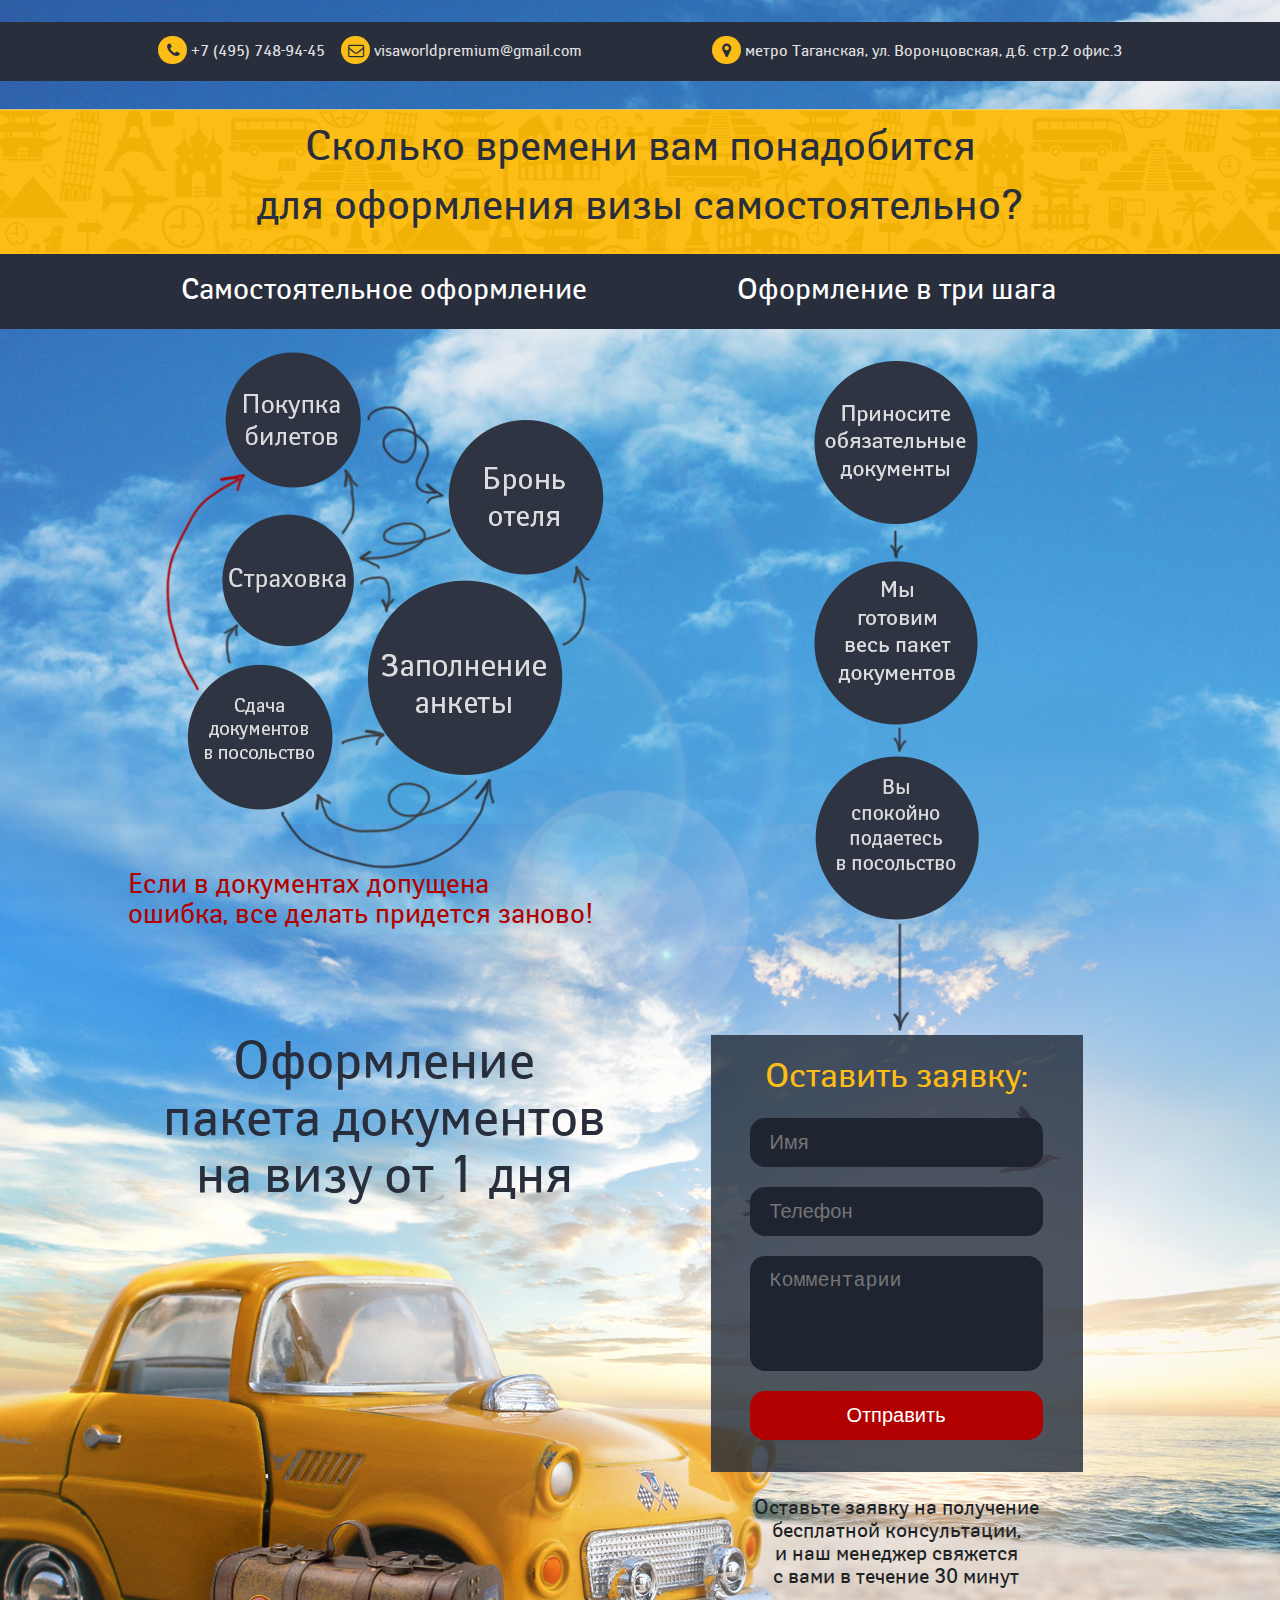
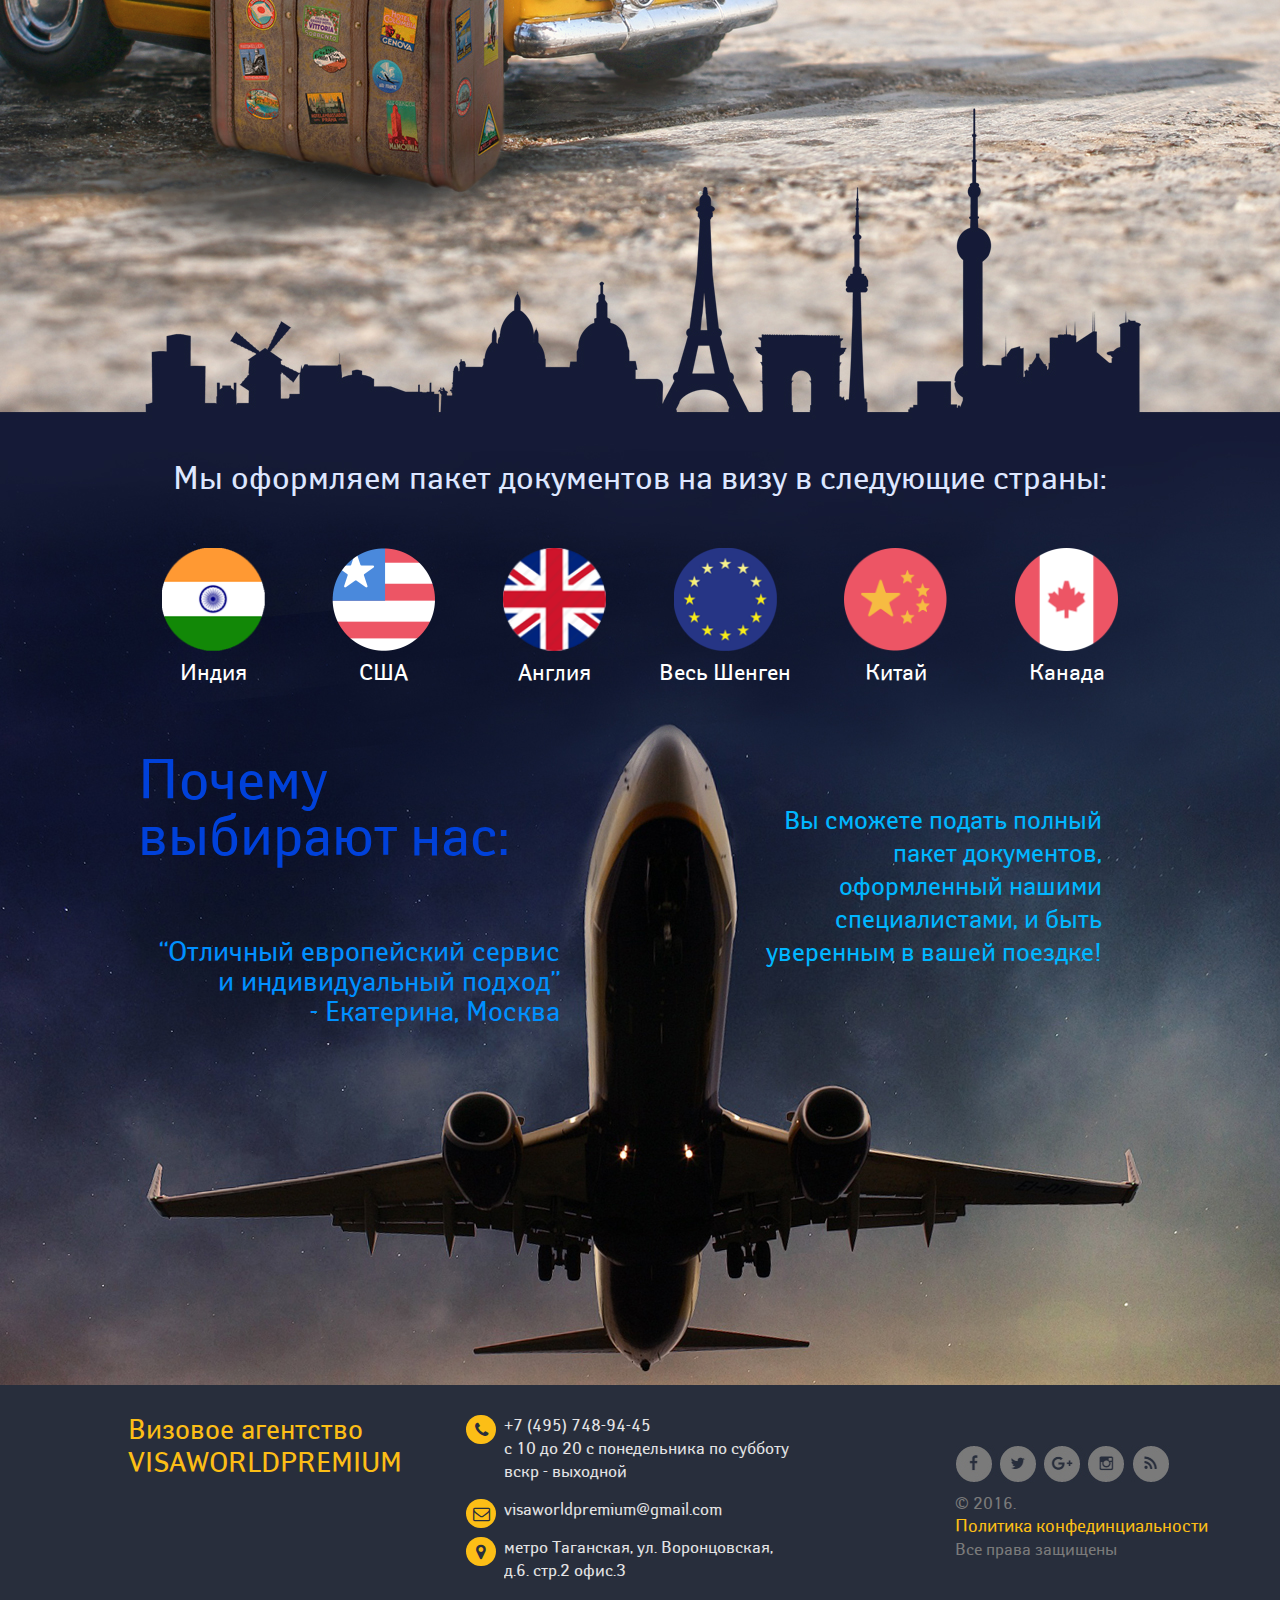
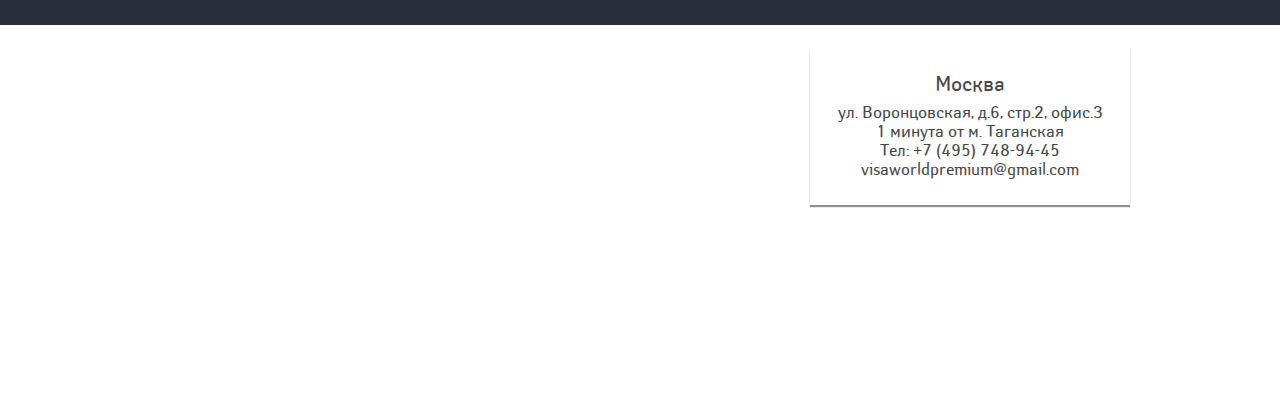
<file: index.html>
<!DOCTYPE html PUBLIC "-//W3C//DTD XHTML 1.0 Transitional//EN" "http://www.w3.org/TR/xhtml1/DTD/xhtml1-transitional.dtd">
<html lang="ru-RU">
<head>
    <meta charset="UTF-8" />
    <title>Визовое агентство VISAWORLDPREMIUM</title>
    <link rel="stylesheet" type="text/css" media="all" href="wp-content/themes/vwp2/style.css" />
    <link rel="pingback" href="http://visaworldpremium.ru/xmlrpc.php" />

    <!-- All in One SEO Pack 2.3.11.1 by Michael Torbert of Semper Fi Web Design[178,221] -->
    <link rel="canonical" href="index.html" />
    <!-- /all in one seo pack -->
    <link rel='dns-prefetch' href='http://s0.wp.com' />
    <link rel='dns-prefetch' href='http://s.w.org' />
    <link rel="alternate" type="application/rss+xml" title="VISAWORLDPREMIUM &raquo; Лента комментариев к &laquo;Главная&raquo;" href="home/feed/index.rss" />
    <script type="text/javascript">
       window._wpemojiSettings = {"baseUrl":"https:\/\/s.w.org\/images\/core\/emoji\/2.2.1\/72x72\/","ext":".png","svgUrl":"https:\/\/s.w.org\/images\/core\/emoji\/2.2.1\/svg\/","svgExt":".svg","source":{"concatemoji":"http:\/\/visaworldpremium.ru\/wp-includes\/js\/wp-emoji-release.min.js?ver=4.7.2"}};
       !function(a,b,c){function d(a){var b,c,d,e,f=String.fromCharCode;if(!k||!k.fillText)return!1;switch(k.clearRect(0,0,j.width,j.height),k.textBaseline="top",k.font="600 32px Arial",a){case"flag":return k.fillText(f(55356,56826,55356,56819),0,0),!(j.toDataURL().length<3e3)&&(k.clearRect(0,0,j.width,j.height),k.fillText(f(55356,57331,65039,8205,55356,57096),0,0),b=j.toDataURL(),k.clearRect(0,0,j.width,j.height),k.fillText(f(55356,57331,55356,57096),0,0),c=j.toDataURL(),b!==c);case"emoji4":return k.fillText(f(55357,56425,55356,57341,8205,55357,56507),0,0),d=j.toDataURL(),k.clearRect(0,0,j.width,j.height),k.fillText(f(55357,56425,55356,57341,55357,56507),0,0),e=j.toDataURL(),d!==e}return!1}function e(a){var c=b.createElement("script");c.src=a,c.defer=c.type="text/javascript",b.getElementsByTagName("head")[0].appendChild(c)}var f,g,h,i,j=b.createElement("canvas"),k=j.getContext&&j.getContext("2d");for(i=Array("flag","emoji4"),c.supports={everything:!0,everythingExceptFlag:!0},h=0;h<i.length;h++)c.supports[i[h]]=d(i[h]),c.supports.everything=c.supports.everything&&c.supports[i[h]],"flag"!==i[h]&&(c.supports.everythingExceptFlag=c.supports.everythingExceptFlag&&c.supports[i[h]]);c.supports.everythingExceptFlag=c.supports.everythingExceptFlag&&!c.supports.flag,c.DOMReady=!1,c.readyCallback=function(){c.DOMReady=!0},c.supports.everything||(g=function(){c.readyCallback()},b.addEventListener?(b.addEventListener("DOMContentLoaded",g,!1),a.addEventListener("load",g,!1)):(a.attachEvent("onload",g),b.attachEvent("onreadystatechange",function(){"complete"===b.readyState&&c.readyCallback()})),f=c.source||{},f.concatemoji?e(f.concatemoji):f.wpemoji&&f.twemoji&&(e(f.twemoji),e(f.wpemoji)))}(window,document,window._wpemojiSettings);
   </script>
   <style type="text/css">img.wp-smiley,
    img.emoji {
     display: inline !important;
     border: none !important;
     box-shadow: none !important;
     height: 1em !important;
     width: 1em !important;
     margin: 0 .07em !important;
     vertical-align: -0.1em !important;
     background: none !important;
     padding: 0 !important;
 }
</style>
<link rel='stylesheet' id='contact-form-7-css'  href='wp-content/plugins/contact-form-7/includes/css/styles-ver=4.6.css' type='text/css' media='all' />
<link rel='stylesheet' id='jetpack_css-css'  href='wp-content/plugins/jetpack/css/jetpack-ver=4.4.2.css' type='text/css' media='all' />
<script type='text/javascript' src='wp-includes/js/jquery/jquery-ver=1.12.4.js'></script>
<script type='text/javascript' src='wp-includes/js/jquery/jquery-migrate.min-ver=1.4.1.js'></script>
<link rel='https://api.w.org/' href='wp-json/index.json' />
<link rel="EditURI" type="application/rsd+xml" title="RSD" href="xmlrpc.php-rsd.xml" />
<link rel="wlwmanifest" type="application/wlwmanifest+xml" href="wp-includes/wlwmanifest.xml" /> 
<meta name="generator" content="WordPress 4.7.2" />
<link rel='shortlink' href='http://wp.me/P8fleC-2' />
<link rel="alternate" type="application/json+oembed" href="wp-json/oembed/1.0/embed-url=http---visaworldpremium.ru-.json" />
<link rel="alternate" type="text/xml+oembed" href="wp-json/oembed/1.0/embed-url=http---visaworldpremium.ru-&amp;format=xml.xml" />

<link rel='dns-prefetch' href='http://v0.wordpress.com'>
<style type='text/css'>img#wpstats{display:none}</style>
<!-- Jetpack Open Graph Tags -->
<meta property="og:type" content="website" />
<meta property="og:title" content="VISAWORLDPREMIUM" />
<meta property="og:description" content="Визовое агентство" />
<meta property="og:url" content="http://visaworldpremium.ru/" />
<meta property="og:site_name" content="VISAWORLDPREMIUM" />
<meta property="og:image" content="https://s0.wp.com/i/blank.jpg" />
<meta property="og:locale" content="ru_RU" />
<meta name="twitter:card" content="summary" />
<meta name="format-detection" content="telephone=no">
<meta name="format-detection" content="address=no">

<meta name="viewport" content="width=device-width, initial-scale=1.0">
<link rel="stylesheet" type="text/css" media="all" href="wp-content/themes/vwp2/css/font-awesome.min.css" />
<meta name="description" content=" " />
<link rel="shortcut icon" type="image/x-icon" href="" />
<link rel="icon" type="image/x-icon" href="" />
<script src="http://api-maps.yandex.ru/2.1/?lang=ru_RU" type="text/javascript"></script>
<link href="https://fonts.googleapis.com/css?family=Roboto" rel="stylesheet">
</head>
<body>
    <div class="wrapper">
        <div class="home-main">
            <!--Top Contacts Start-->
            <div class="top-contacts">
                <div class="top-contacts-ins">
                    <div class="top-phone">
                        <i class="fa fa-phone" aria-hidden="true"></i> +7 (495) 748-94-45
                    </div>
                    <div class="top-email">
                        <i class="fa fa-envelope-o" aria-hidden="true"></i> visaworldpremium@gmail.com
                    </div>
                    <div class="top-adress">
                        <i class="fa fa-map-marker" aria-hidden="true"></i> метро Таганская, ул. Воронцовская, д.6. стр.2 офис.3
                    </div>
                </div>
            </div>
            <!--Top Contacts End-->
            <div class="wrap-middle">
                <div class="issuance-of-documents">
                    <div class="slogans">
                        <!--Top Slogan Start-->
                        <div class="top-slogan">
                            <span>Сколько времени вам понадобится<br />для оформления визы самостоятельно?</span>
                        </div>
                        <div class="top-slogans1">
                            <div class="top-slogans1-ins">
                                <div class="top-slogans1-left">
                                    Самостоятельное оформление
                                </div>
                                <div class="top-slogans1-right">
                                    Оформление в три шага
                                </div>
                            </div>
                        </div>
                        <!--Top Slogan End-->
                    </div>
                    <!--Steps Start-->
                    <div class="steps">
                        <div class="steps-left">
                            <div class="steps-title">Самостоятельное оформление</div>
                            <img src="wp-content/themes/vwp2/images/circle-bg1.png" />
                            Если в документах допущена<br />
                            ошибка, все делать придется заново!
                        </div>
                        <div class="steps-right">
                            <div class="steps-title">Оформление в три шага</div>
                            <img src="wp-content/themes/vwp2/images/circle-bg2.png" />
                        </div>
                    </div>
                    <!--Steps End-->
                    
                    <div class="form-descr">
                        <div class="form-left">
                            Оформление<br />
                            пакета документов<br />
                            на визу от 1 дня
                        </div>
                        <div class="slogan-descr">Присоединяйтесь к нашим довольным клиентам!</div>
                    </div>
                    <!--Form Start-->
                    <div class="form-documents">
                        <div class="form-item">
                            <div class="form-item-ins">
                                Оставить заявку:
                                <form action="mail.php.html" method="post" onsubmit="yaCounter42616294.reachGoal('glavnaya'); return true;">
                                    <div class="order__input">
                                        <input type="text" class="input" name="name" placeholder="Имя" required>
                                    </div>
                                    <div class="order__input">
                                        <input type="text" class="input" name="phone" placeholder="Телефон" required>
                                        <input type="hidden" class="" value="Заявка с сайта. Страница Главная" name="type">
                                    </div>
                                    <div class="order__input">
                                        <textarea name="time" class="textarea" placeholder="Комментарии"></textarea>
                                    </div>
                                    <div class="order__input">
                                        <input type="submit" class="submit" value="Отправить">
                                    </div>
                                </form>
                            </div>
                        </div>
                        <div class="form-mess">
                            Оставьте заявку на получение<br />
                            бесплатной консультации,<br />
                            и наш менеджер свяжется<br />
                            с вами в течение 30 минут
                        </div>
                    </div>
                    <!--Form End-->
                </div>

            </div>
            
            <div class="after-block"></div>
        </div>
        <div class="wrap-bottom">
            <div class="home-middle">

                <!--Lands Start-->
                <div class="lands-title">Мы оформляем пакет документов на визу в следующие страны:</div>
                <div class="lands-items">
                    <div class="lands-item">
                        <a href="india/index.html" title="Индия"><img src="wp-content/themes/vwp2/images/india.png" /><span>Индия</span></a>
                    </div>
                    <div class="lands-item">
                        <a href="usa/index.html" title="США"><img src="wp-content/themes/vwp2/images/usa.png" /><span>США</span></a>
                    </div>
                    <div class="lands-item">
                        <a href="uk/index.html" title="Англия"><img src="wp-content/themes/vwp2/images/england.png" /><span>Англия</span></a>
                    </div>
                    <div class="lands-item">
                        <a href="shengen/index.html" title="Весь Шенген"><img src="wp-content/themes/vwp2/images/eu.png" /><span>Весь Шенген</span></a>
                    </div>
                    <div class="lands-item">
                        <a href="china/index.html" title="Китай"><img src="wp-content/themes/vwp2/images/kitai.png" /><span>Китай</span></a>
                    </div>
                    <div class="lands-item">
                        <a href="canada/index.html" title="Канада"><img src="wp-content/themes/vwp2/images/canada.png" /><span>Канада</span></a>
                    </div>
                </div>
                <!--Lands End-->

                <!--Preference Start-->
                <div class="pref-blocks">
                    <div class="pref-block1">
                        <span class="pref-title">Почему<br /> выбирают нас:</span>

                        <span class="pref-subtitle1">“Отличный европейский сервис<br /> и индивидуальный подход”<br /> - Екатерина, Москва</span>
                    </div>
                    <div class="pref-block2">
                        <span class="pref-subtitle2">Вы сможете подать полный пакет документов, оформленный нашими специалистами, и быть уверенным в вашей поездке!</span>
                    </div>
                </div>
                <!--Preference End-->

            </div>
            <div class="footer">

                <!--Footer Informations Start-->

                <div class="footer-ins">
                    <div class="footer-item1">Визовое агентство<br /> VISAWORLDPREMIUM</div>
                    <div class="footer-item2">
                        <div class="footer-item2-ins">
                            <i class="fa fa-phone" aria-hidden="true"></i> <span>+7 (495) 748-94-45<br />
                            с 10 до 20 с понедельника по субботу<br />
                            вскр - выходной</span>
                            <div class="clear3"></div>
                            <i class="fa fa-envelope-o" aria-hidden="true"></i> <span>visaworldpremium@gmail.com</span><div class="clear3"></div>
                            <i class="fa fa-map-marker" aria-hidden="true"></i> <span>метро Таганская, ул. Воронцовская,<br /> д.6. стр.2 офис.3</span>
                        </div>
                    </div>
                    </div>
                    <div class="footer-item3">
                        <div class="footer-item3-ins">
                            <img src="wp-content/themes/vwp2/images/soc.jpg" />
                            <div>© 2016.<br />
                                <a href="index.html#">Политика конфединциальности</a><br />
                                Все права защищены
                            </div>
                        </div>
                    </div>
                </div>
                <!--Footer Informations End-->
            </div>
        </div>
        <div class="footer-map">
            <div class="cnt">
                <div class="map__block">
                   <p><b>Москва</b></p>
                   <p>ул. Воронцовская, д.6, стр.2, офис.3<br />1 минута от м. Таганская<br />Тел: +7 (495) 748-94-45<br />visaworldpremium@gmail.com</p>				
               </div>
           </div>
           <div id="map" style="width: 100%; height: 393px;"></div>
           <script type="text/javascript">
            ymaps.ready(init);
            var myMap,
            myPlacemark;

            function init(){     
                myMap = new ymaps.Map("map", {
                    center: [55.739504, 37.654960],
                    zoom: 17,
                    controls: []
                });

                myPlacemark = new ymaps.Placemark([55.739504, 37.654960], { 
                   hintContent: 'Визовое агентство VISAWORLDPREMIUM', 
                   balloonContent: 'метро Таганская, ул. Воронцовская, д.6, стр.2, офис.3'
               },
               {preset: 'islands#blueDotIcon'});

                myMap.geoObjects.add(myPlacemark);
            }
            
        </script>
    </div>
</div>
<div style="display:none"></div>
<script type='text/javascript' src='wp-includes/js/comment-reply.min-ver=4.7.2.js'></script>
<script type='text/javascript' src='wp-content/plugins/contact-form-7/includes/js/jquery.form.min-ver=3.51.0-2014.06.20.js'></script>
<script type='text/javascript'>
    /* <![CDATA[ */
    var _wpcf7 = {"recaptcha":{"messages":{"empty":"\u041f\u043e\u0436\u0430\u043b\u0443\u0439\u0441\u0442\u0430 \u043f\u043e\u0434\u0442\u0432\u0435\u0440\u0434\u0438\u0442\u0435, \u0447\u0442\u043e \u0412\u044b - \u043d\u0435 \u0440\u043e\u0431\u043e\u0442."}}};
    /* ]]> */
</script>
<script type='text/javascript' src='wp-content/plugins/contact-form-7/includes/js/scripts-ver=4.6.js'></script>
<script type='text/javascript' src='http://s0.wp.com/wp-content/js/devicepx-jetpack.js?ver=201706'></script>
<script type='text/javascript' src='wp-includes/js/wp-embed.min-ver=4.7.2.js'></script>
<script type='text/javascript' src='http://stats.wp.com/e-201706.js' async defer></script>
<script type='text/javascript'>
	_stq = window._stq || [];
	_stq.push([ 'view', {v:'ext',j:'1:4.4.2',blog:'121867238',post:'2',tz:'3',srv:'visaworldpremium.ru'} ]);
	_stq.push([ 'clickTrackerInit', '121867238', '2' ]);
</script>
<!-- Yandex.Metrika counter -->
<script type="text/javascript">
    (function (d, w, c) {
        (w[c] = w[c] || []).push(function() {
            try {
                w.yaCounter42616294 = new Ya.Metrika({
                    id:42616294,
                    clickmap:true,
                    trackLinks:true,
                    accurateTrackBounce:true,
                    webvisor:true
                });
            } catch(e) { }
        });

        var n = d.getElementsByTagName("script")[0],
        s = d.createElement("script"),
        f = function () { n.parentNode.insertBefore(s, n); };
        s.type = "text/javascript";
        s.async = true;
        s.src = "https://mc.yandex.ru/metrika/watch.js";

        if (w.opera == "[object Opera]") {
            d.addEventListener("DOMContentLoaded", f, false);
        } else { f(); }
    })(document, window, "yandex_metrika_callbacks");
</script>
<noscript><div><img src="https://mc.yandex.ru/watch/42616294" style="position:absolute; left:-9999px;" alt="" /></div></noscript>
<!-- /Yandex.Metrika counter -->
</body>
</html>
</file>
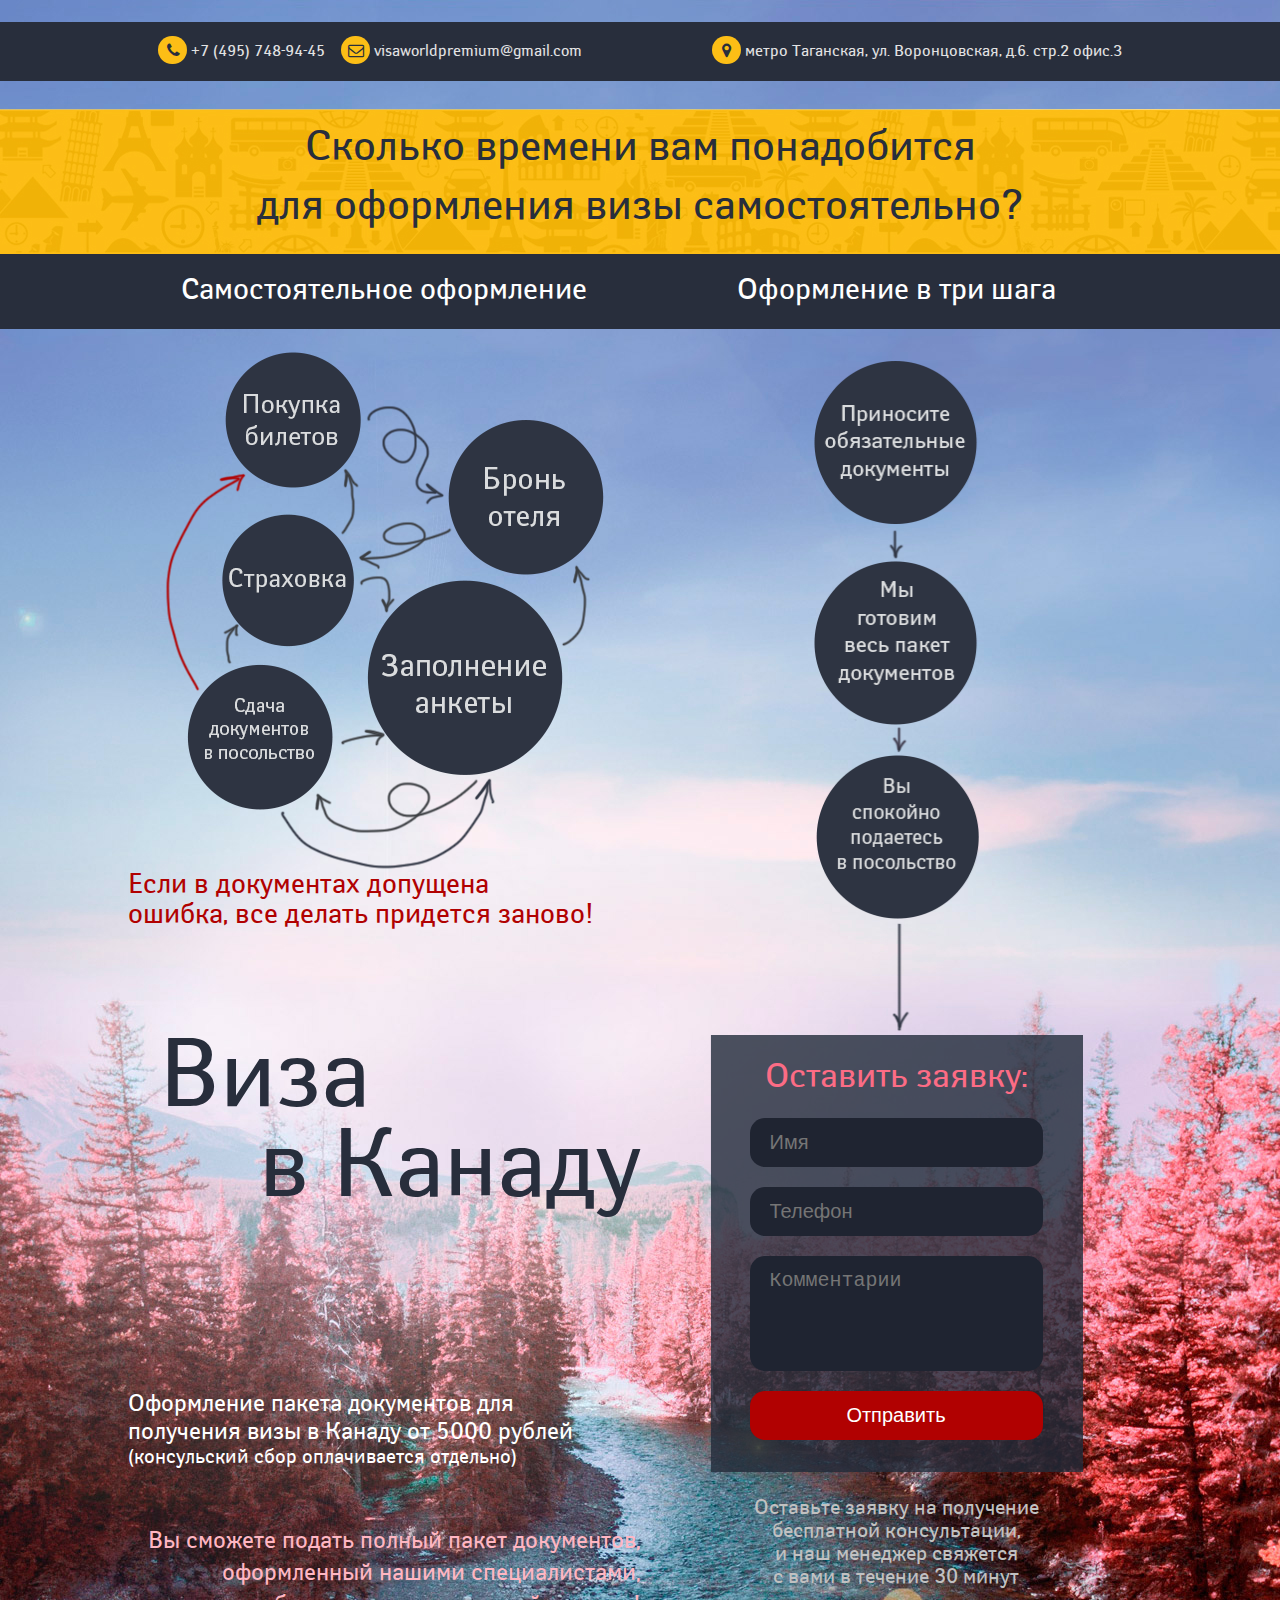
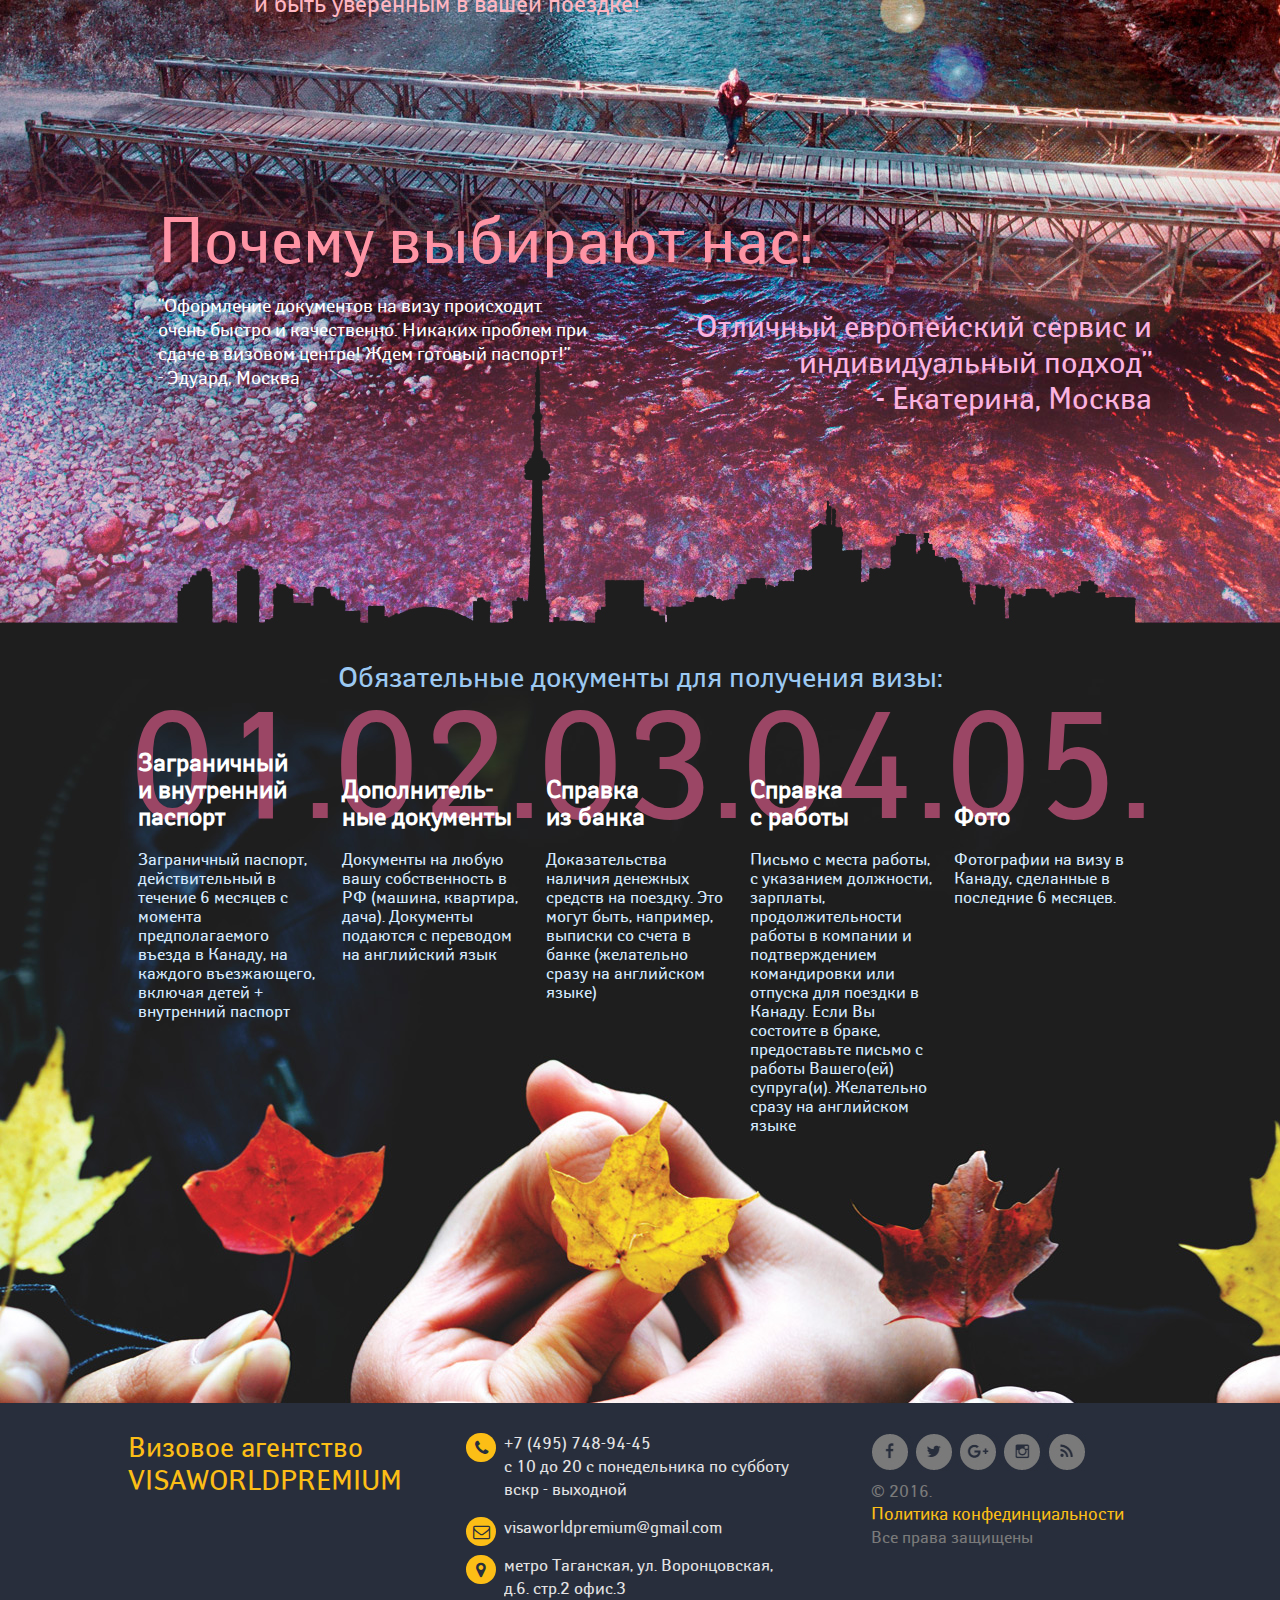
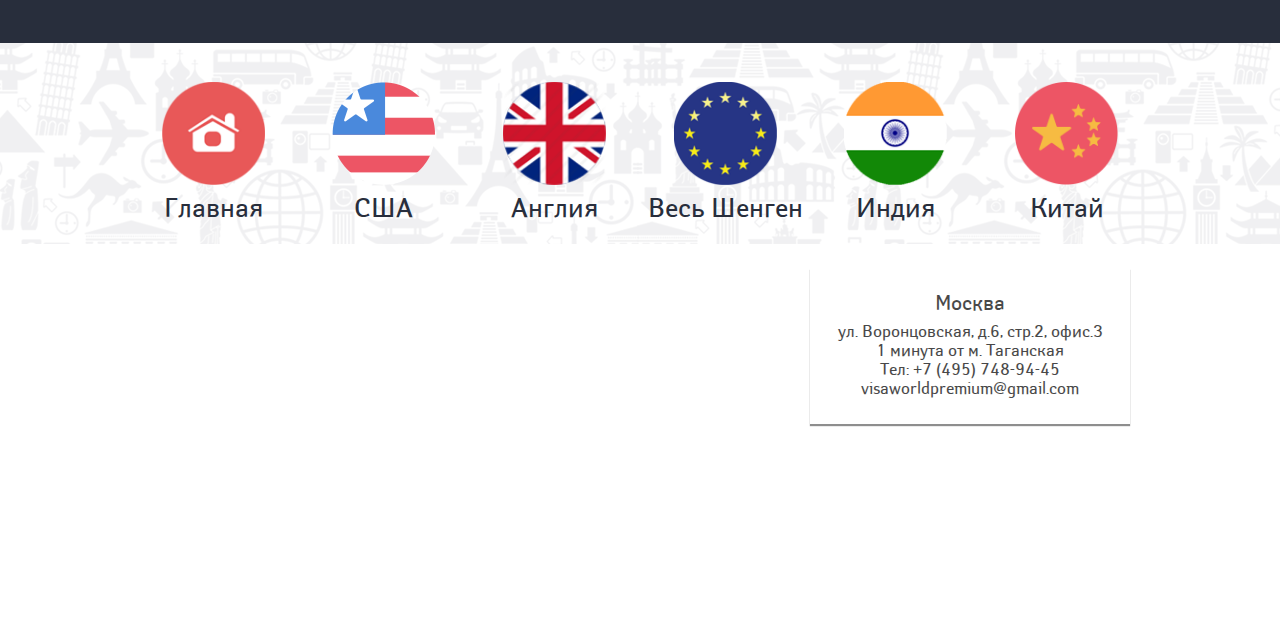
<file: canada/index.html>
<!DOCTYPE html PUBLIC "-//W3C//DTD XHTML 1.0 Transitional//EN" "http://www.w3.org/TR/xhtml1/DTD/xhtml1-transitional.dtd">
<html lang="ru-RU">
<head>
<meta charset="UTF-8" />
<title>Канада | VISAWORLDPREMIUM</title>
<link rel="stylesheet" type="text/css" media="all" href="../wp-content/themes/vwp2/style.css" />
<link rel="pingback" href="http://visaworldpremium.ru/xmlrpc.php" />

<!-- All in One SEO Pack 2.3.11.1 by Michael Torbert of Semper Fi Web Design[178,210] -->
<link rel="canonical" href="index.html" />
<!-- /all in one seo pack -->
<link rel='dns-prefetch' href='http://s0.wp.com' />
<link rel='dns-prefetch' href='http://s.w.org' />
		<script type="text/javascript">
			window._wpemojiSettings = {"baseUrl":"https:\/\/s.w.org\/images\/core\/emoji\/2.2.1\/72x72\/","ext":".png","svgUrl":"https:\/\/s.w.org\/images\/core\/emoji\/2.2.1\/svg\/","svgExt":".svg","source":{"concatemoji":"http:\/\/visaworldpremium.ru\/wp-includes\/js\/wp-emoji-release.min.js?ver=4.7.2"}};
			!function(a,b,c){function d(a){var b,c,d,e,f=String.fromCharCode;if(!k||!k.fillText)return!1;switch(k.clearRect(0,0,j.width,j.height),k.textBaseline="top",k.font="600 32px Arial",a){case"flag":return k.fillText(f(55356,56826,55356,56819),0,0),!(j.toDataURL().length<3e3)&&(k.clearRect(0,0,j.width,j.height),k.fillText(f(55356,57331,65039,8205,55356,57096),0,0),b=j.toDataURL(),k.clearRect(0,0,j.width,j.height),k.fillText(f(55356,57331,55356,57096),0,0),c=j.toDataURL(),b!==c);case"emoji4":return k.fillText(f(55357,56425,55356,57341,8205,55357,56507),0,0),d=j.toDataURL(),k.clearRect(0,0,j.width,j.height),k.fillText(f(55357,56425,55356,57341,55357,56507),0,0),e=j.toDataURL(),d!==e}return!1}function e(a){var c=b.createElement("script");c.src=a,c.defer=c.type="text/javascript",b.getElementsByTagName("head")[0].appendChild(c)}var f,g,h,i,j=b.createElement("canvas"),k=j.getContext&&j.getContext("2d");for(i=Array("flag","emoji4"),c.supports={everything:!0,everythingExceptFlag:!0},h=0;h<i.length;h++)c.supports[i[h]]=d(i[h]),c.supports.everything=c.supports.everything&&c.supports[i[h]],"flag"!==i[h]&&(c.supports.everythingExceptFlag=c.supports.everythingExceptFlag&&c.supports[i[h]]);c.supports.everythingExceptFlag=c.supports.everythingExceptFlag&&!c.supports.flag,c.DOMReady=!1,c.readyCallback=function(){c.DOMReady=!0},c.supports.everything||(g=function(){c.readyCallback()},b.addEventListener?(b.addEventListener("DOMContentLoaded",g,!1),a.addEventListener("load",g,!1)):(a.attachEvent("onload",g),b.attachEvent("onreadystatechange",function(){"complete"===b.readyState&&c.readyCallback()})),f=c.source||{},f.concatemoji?e(f.concatemoji):f.wpemoji&&f.twemoji&&(e(f.twemoji),e(f.wpemoji)))}(window,document,window._wpemojiSettings);
		</script>
		<style type="text/css">img.wp-smiley,
img.emoji {
	display: inline !important;
	border: none !important;
	box-shadow: none !important;
	height: 1em !important;
	width: 1em !important;
	margin: 0 .07em !important;
	vertical-align: -0.1em !important;
	background: none !important;
	padding: 0 !important;
}
</style>
<link rel='stylesheet' id='contact-form-7-css'  href='../wp-content/plugins/contact-form-7/includes/css/styles-ver=4.6.css' type='text/css' media='all' />
<link rel='stylesheet' id='jetpack_css-css'  href='../wp-content/plugins/jetpack/css/jetpack-ver=4.4.2.css' type='text/css' media='all' />
<script type='text/javascript' src='../wp-includes/js/jquery/jquery-ver=1.12.4.js'></script>
<script type='text/javascript' src='../wp-includes/js/jquery/jquery-migrate.min-ver=1.4.1.js'></script>
<link rel='https://api.w.org/' href='../wp-json/index.json' />
<link rel="EditURI" type="application/rsd+xml" title="RSD" href="../xmlrpc.php-rsd.xml" />
<link rel="wlwmanifest" type="application/wlwmanifest+xml" href="../wp-includes/wlwmanifest.xml" /> 
<meta name="generator" content="WordPress 4.7.2" />
<link rel='shortlink' href='http://wp.me/P8fleC-g' />
<link rel="alternate" type="application/json+oembed" href="../wp-json/oembed/1.0/embed-url=http---visaworldpremium.ru-canada-.json" />
<link rel="alternate" type="text/xml+oembed" href="../wp-json/oembed/1.0/embed-url=http---visaworldpremium.ru-canada-&amp;format=xml.xml" />

<link rel='dns-prefetch' href='http://v0.wordpress.com'>
<style type='text/css'>img#wpstats{display:none}</style>
<!-- Jetpack Open Graph Tags -->
<meta property="og:type" content="article" />
<meta property="og:title" content="Канада" />
<meta property="og:url" content="http://visaworldpremium.ru/canada/" />
<meta property="og:description" content="Посмотрите запись, чтобы узнать подробности." />
<meta property="article:published_time" content="2016-12-29T16:47:37+00:00" />
<meta property="article:modified_time" content="2016-12-29T16:47:37+00:00" />
<meta property="og:site_name" content="VISAWORLDPREMIUM" />
<meta property="og:image" content="https://s0.wp.com/i/blank.jpg" />
<meta property="og:locale" content="ru_RU" />
<meta name="twitter:card" content="summary" />
<meta name="twitter:description" content="Посмотрите запись, чтобы узнать подробности." />
	<meta name="format-detection" content="telephone=no">
	<meta name="format-detection" content="address=no">

<meta name="viewport" content="width=device-width, initial-scale=1">
<link rel="stylesheet" type="text/css" media="all" href="../wp-content/themes/vwp2/css/font-awesome.min.css" />
<meta name="description" content=" " />
<link rel="shortcut icon" type="image/x-icon" href="" />
<link rel="icon" type="image/x-icon" href="" />
<script src="http://api-maps.yandex.ru/2.1/?lang=ru_RU" type="text/javascript"></script>
<link href="https://fonts.googleapis.com/css?family=Roboto" rel="stylesheet">
</head>
<body>
<div class="wrapper">
<div class="home-canada">

<!--Top Contacts Start-->
<div class="top-contacts">
<div class="top-contacts-ins">
<div class="top-phone">
<i class="fa fa-phone" aria-hidden="true"></i> +7 (495) 748-94-45</div>
<div class="top-email">
<i class="fa fa-envelope-o" aria-hidden="true"></i> visaworldpremium@gmail.com</div>
<div class="top-adress">
<i class="fa fa-map-marker" aria-hidden="true"></i> метро Таганская, ул. Воронцовская, д.6. стр.2 офис.3</div>
</div>
</div>
<!--Top Contacts End-->

<div class="wrap-middle2">
    <div class="wrap-middle">
        <div class="issuance-of-documents">
            <div class="slogans">
                <!--Top Slogan Start-->
                <div class="top-slogan">
                    <span>Сколько времени вам понадобится<br /> для оформления визы самостоятельно?</span>
                </div>
                <div class="top-slogans1">
                    <div class="top-slogans1-ins">
                        <div class="top-slogans1-left">
                            Самостоятельное оформление
                        </div>
                        <div class="top-slogans1-right">
                            Оформление в три шага
                        </div>
                    </div>
                </div>
                <!--Top Slogan End-->
                <!--Steps Start-->
                <div class="steps">
                    <div class="steps-left">
                        <div class="steps-title">Самостоятельное оформление</div>
                        <img src="../wp-content/themes/vwp2/images/circle-bg1-3.png" />
                        Если в документах допущена<br />
                        ошибка, все делать придется заново!
                    </div>
                    <div class="steps-right">
                        <div class="steps-title">Оформление в три шага</div>
                        <img src="../wp-content/themes/vwp2/images/circle-bg2-5.png" />
                    </div>
                </div>
                <!--Steps End-->
            </div>
            
            <div class="form-descr">
                <div class="form-left">
                    <span class="can-title can-title-right">Виза</span>
                    <span class="can-title">в Канаду</span>

                    <span class="can-subtitle">Оформление пакета документов для<br />
                        получения визы в Канаду от 5000 рублей</span>
                        <span class="can-subtitle-small">(консульский сбор оплачивается отдельно)</span>

                    <div class="under-form-title2">
                        Вы сможете подать полный пакет документов,<br />
                        оформленный нашими специалистами,<br />
                        и быть уверенным в вашей поездке!
                    </div>
                </div>
            </div>
            <!--Form Start-->
            <div class="form-documents">
                <div class="form-item2">
                    <div class="form-item-ins">
                        Оставить заявку:
                        <form action="../mail.php.html" method="post" onsubmit="yaCounter42616294.reachGoal('canada'); return true;">
                            <div class="order__input">
                                <input type="text" class="input" name="name" placeholder="Имя" required>
                            </div>
                            <div class="order__input">
                                <input type="text" class="input" name="phone" placeholder="Телефон" required>
                                <input type="hidden" class="" value="Заявка с сайта. Страница Канада" name="type">
                            </div>
                            <div class="order__input">
                                <textarea name="time" class="textarea" placeholder="Комментарии"></textarea>
                            </div>
                            <div class="order__input">
                                <input type="submit" class="submit" value="Отправить">
                            </div>
                        </form>
                    </div>
                </div>
                <div class="form-mess2">
                Оставьте заявку на получение<br />
                бесплатной консультации,<br />
                и наш менеджер свяжется<br />
                с вами в течение 30 минут
                </div>
            </div>
            <!--Form End-->
        </div>
    </div>
</div>

<div style="clear:both;"></div>

<div class="can2-title2">Почему выбирают нас:</div>

<div class="can2-tworev">
<div class="can2-rew-item1">
“Оформление документов на визу
происходит очень быстро и качественно.
Никаких проблем при сдаче в визовом
центре! Ждем готовый паспорт!”<br />
- Эдуард, Москва
</div>
<div class="can2-rew-item2">
Отличный европейский сервис
и индивидуальный подход”<br />
- Екатерина, Москва
</div>
</div>
<div class="after-block"></div>
</div>
<div class="home-canada2">

<div class="can2-title">Обязательные документы для получения визы:</div>
<div class="can2-numbers">

<div class="number-item2">
<div class="number-cif2">01.</div>
<div class="number-desc2">
<strong>Заграничный<br />и внутренний паспорт</strong><br />
Заграничный паспорт,
действительный в
течение 6 месяцев с
момента предполагаемого
въезда в Канаду, на
каждого въезжающего,
включая детей +
внутренний паспорт
</div>
</div>

<div class="number-item2">
<div class="number-cif2">02.</div>
<div class="number-desc2">
<strong>Дополнитель-<br />ные документы</strong><br />
Документы на любую
вашу собственность
в РФ (машина,
квартира, дача).
Документы подаются
с переводом на
английский язык
</div>
</div>

<div class="number-item2">
<div class="number-cif2">03.</div>
<div class="number-desc2">
<strong>Справка<br />из банка</strong><br />
Доказательства наличия
денежных средств на
поездку. Это могут быть,
например, выписки со
счета в банке (желательно
сразу на английском языке)
</div>
</div>

<div class="number-item2">
<div class="number-cif2">04.</div>
<div class="number-desc2">
<strong>Справка<br />с работы</strong><br />
Письмо с места работы,
с указанием должности,
зарплаты,
продолжительности
работы в компании и
подтверждением
командировки или
отпуска для поездки
в Канаду. Если Вы состоите
в браке, предоставьте
письмо с работы Вашего(ей)
супруга(и). Желательно сразу
на английском языке 
</div>
</div>

<div class="number-item2">
<div class="number-cif2">05.</div>
<div class="number-desc2">
<strong>Фото</strong><br />
Фотографии на визу
в Канаду, сделанные
в последние 6 месяцев.
</div>
</div>
<div style="clear:both;"></div>
</div>

<div style="clear:both;"></div>
</div>
<div class="wrap-bottom">
    <div class="footer">

    <!--Footer Informations Start-->
    <div class="footer-ins">
    <div class="footer-item1">
    Визовое агентство<br />
    VISAWORLDPREMIUM</div>
    <div class="footer-item2">
    <div class="footer-item2-ins">
    <i class="fa fa-phone" aria-hidden="true"></i> <span>+7 (495) 748-94-45<br />
    с 10 до 20 с понедельника по субботу<br />
    вскр - выходной</span>
    <div class="clear3"></div>
    <i class="fa fa-envelope-o" aria-hidden="true"></i> <span>visaworldpremium@gmail.com</span><div class="clear3"></div>
    <i class="fa fa-map-marker" aria-hidden="true"></i> <span>метро Таганская, ул. Воронцовская,<br /> д.6. стр.2 офис.3</span></div>
    </div>
    <div class="footer-item3">
    <div class="footer-item3-ins">
    <img src="../wp-content/themes/vwp2/images/soc.jpg" />
    <div>© 2016.<br />
    <a href="index.html#">Политика конфединциальности</a><br />
    Все права защищены</div></div>
    </div>
    </div><!--Footer Informations End-->

    </div>

    <!--Lands Start-->
    <div class="lands-bg2">
    <div class="lands-bg-ins2">

    <div class="lands-item2">
    <a href="../index.html" title="Главная"><img src="../wp-content/themes/vwp2/images/home.png" /><span>Главная</span></a></div>
    <div class="lands-item2">
    <a href="../usa/index.html" title="США"><img src="../wp-content/themes/vwp2/images/usa.png" /><span>США</span></a></div>
    <div class="lands-item2">
    <a href="../uk/index.html" title="Англия"><img src="../wp-content/themes/vwp2/images/england.png" /><span>Англия</span></a></div>
    <div class="lands-item2">
    <a href="../shengen/index.html" title="Весь Шенген"><img src="../wp-content/themes/vwp2/images/eu.png" /><span>Весь Шенген</span></a></div>
    <div class="lands-item2">
    <a href="../india/index.html" title="Индия"><img src="../wp-content/themes/vwp2/images/india.png" /><span>Индия</span></a></div>
    <div class="lands-item2">
    <a href="../china/index.html" title="Китай"><img src="../wp-content/themes/vwp2/images/kitai.png" /><span>Китай</span></a></div>
    <div style="clear:both;"></div>
    </div>
    </div><!--Lands End-->
</div>
<div class="footer-map">
<div class="cnt">
				<div class="map__block">
					<p><b>Москва</b></p>
<p>ул. Воронцовская, д.6, стр.2, офис.3<br />1 минута от м. Таганская<br />Тел: +7 (495) 748-94-45<br />visaworldpremium@gmail.com</p>				</div>
</div>
<div id="map" style="width: 100%; height: 393px;"></div>
<script type="text/javascript">
    ymaps.ready(init);
    var myMap,
        myPlacemark;

    function init(){     
        myMap = new ymaps.Map("map", {
            center: [55.739504, 37.654960],
            zoom: 17,
			controls: []
        });

        myPlacemark = new ymaps.Placemark([55.739504, 37.654960], { 
			hintContent: 'Визовое агентство VISAWORLDPREMIUM', 
            balloonContent: 'метро Таганская, ул. Воронцовская, д.6, стр.2, офис.3'
        },
		{preset: 'islands#blueDotIcon'});

        myMap.geoObjects.add(myPlacemark);
    }
	
</script>
</div>
</div>
	<div style="display:none">
	</div>
<script type='text/javascript' src='../wp-includes/js/comment-reply.min-ver=4.7.2.js'></script>
<script type='text/javascript' src='../wp-content/plugins/contact-form-7/includes/js/jquery.form.min-ver=3.51.0-2014.06.20.js'></script>
<script type='text/javascript'>
/* <![CDATA[ */
var _wpcf7 = {"recaptcha":{"messages":{"empty":"\u041f\u043e\u0436\u0430\u043b\u0443\u0439\u0441\u0442\u0430 \u043f\u043e\u0434\u0442\u0432\u0435\u0440\u0434\u0438\u0442\u0435, \u0447\u0442\u043e \u0412\u044b - \u043d\u0435 \u0440\u043e\u0431\u043e\u0442."}}};
/* ]]> */
</script>
<script type='text/javascript' src='../wp-content/plugins/contact-form-7/includes/js/scripts-ver=4.6.js'></script>
<script type='text/javascript' src='http://s0.wp.com/wp-content/js/devicepx-jetpack.js?ver=201706'></script>
<script type='text/javascript' src='../wp-includes/js/wp-embed.min-ver=4.7.2.js'></script>
<script type='text/javascript' src='http://stats.wp.com/e-201706.js' async defer></script>
<script type='text/javascript'>
	_stq = window._stq || [];
	_stq.push([ 'view', {v:'ext',j:'1:4.4.2',blog:'121867238',post:'16',tz:'3',srv:'visaworldpremium.ru'} ]);
	_stq.push([ 'clickTrackerInit', '121867238', '16' ]);
</script>
<!-- Yandex.Metrika counter -->
<script type="text/javascript">
    (function (d, w, c) {
        (w[c] = w[c] || []).push(function() {
            try {
                w.yaCounter42616294 = new Ya.Metrika({
                    id:42616294,
                    clickmap:true,
                    trackLinks:true,
                    accurateTrackBounce:true,
                    webvisor:true
                });
            } catch(e) { }
        });

        var n = d.getElementsByTagName("script")[0],
            s = d.createElement("script"),
            f = function () { n.parentNode.insertBefore(s, n); };
        s.type = "text/javascript";
        s.async = true;
        s.src = "https://mc.yandex.ru/metrika/watch.js";

        if (w.opera == "[object Opera]") {
            d.addEventListener("DOMContentLoaded", f, false);
        } else { f(); }
    })(document, window, "yandex_metrika_callbacks");
</script>
<noscript><div><img src="https://mc.yandex.ru/watch/42616294" style="position:absolute; left:-9999px;" alt="" /></div></noscript>
<!-- /Yandex.Metrika counter -->
</body>
</html>
</file>
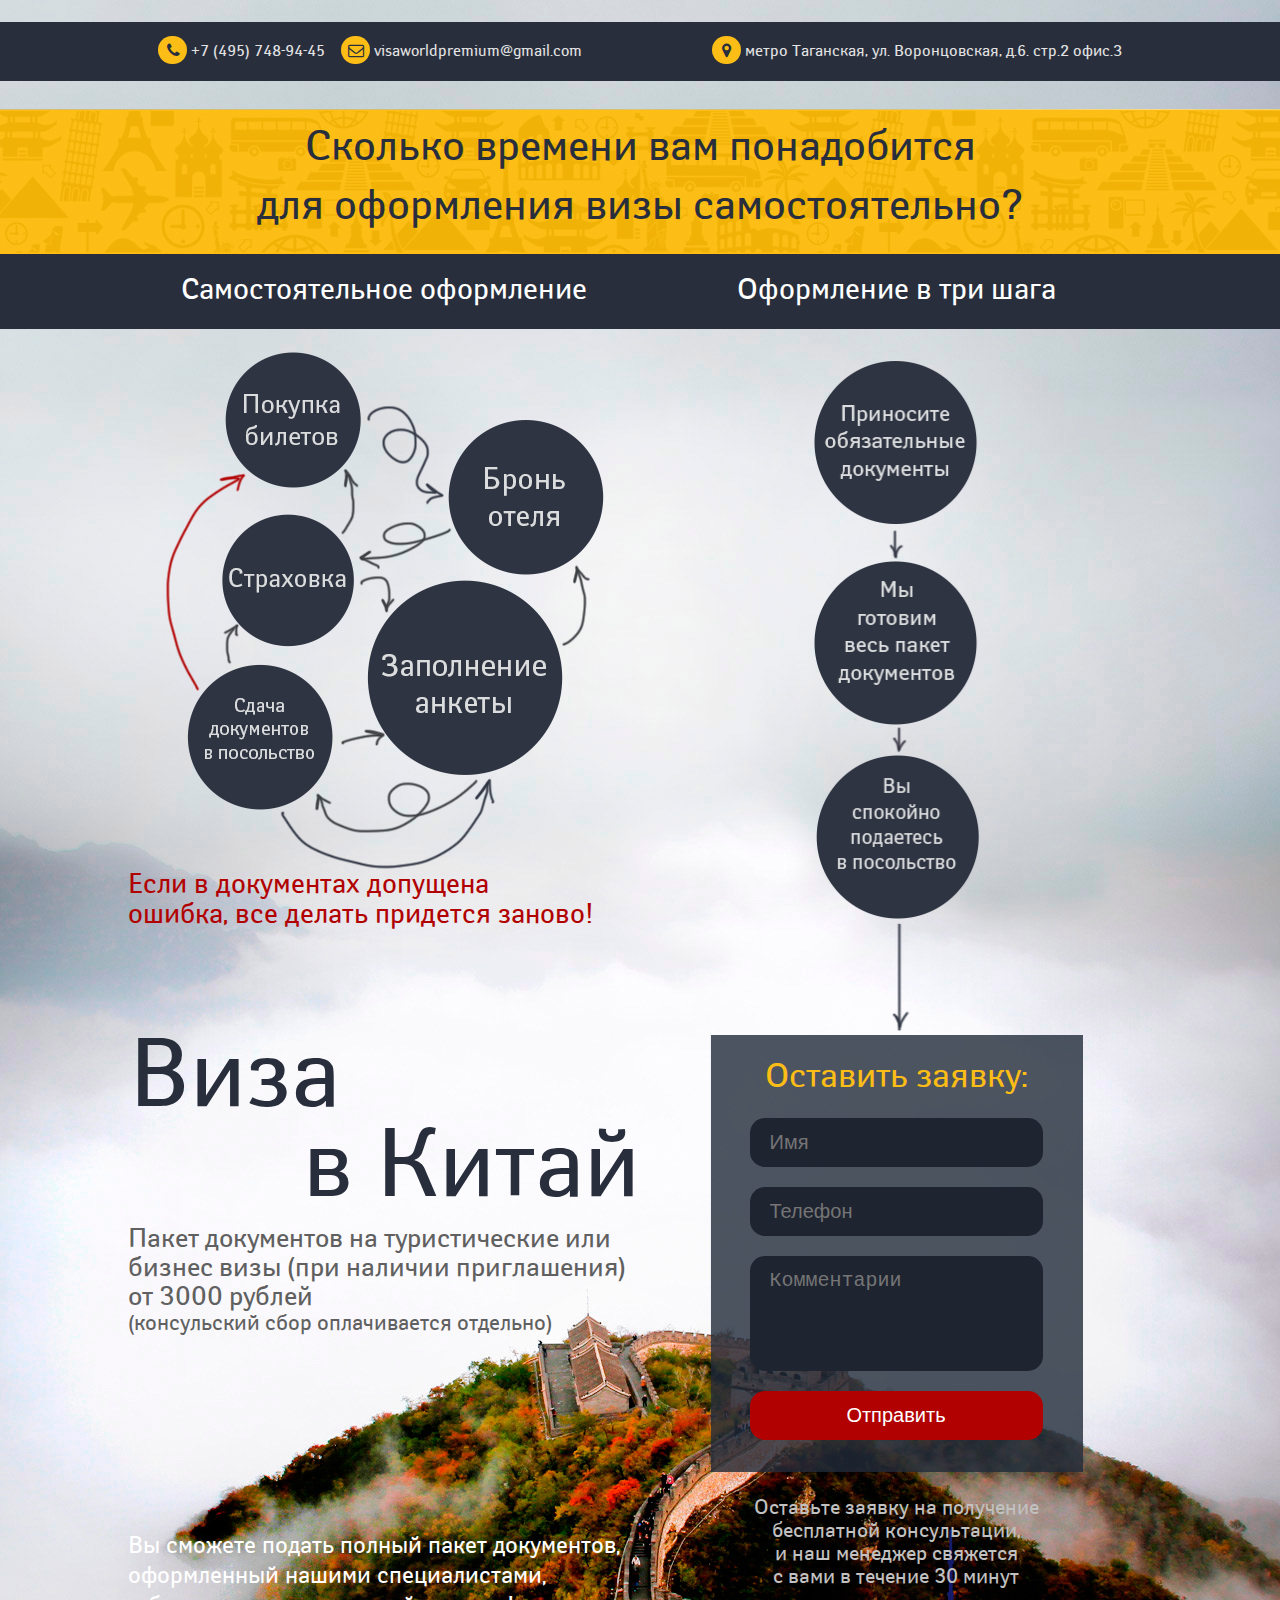
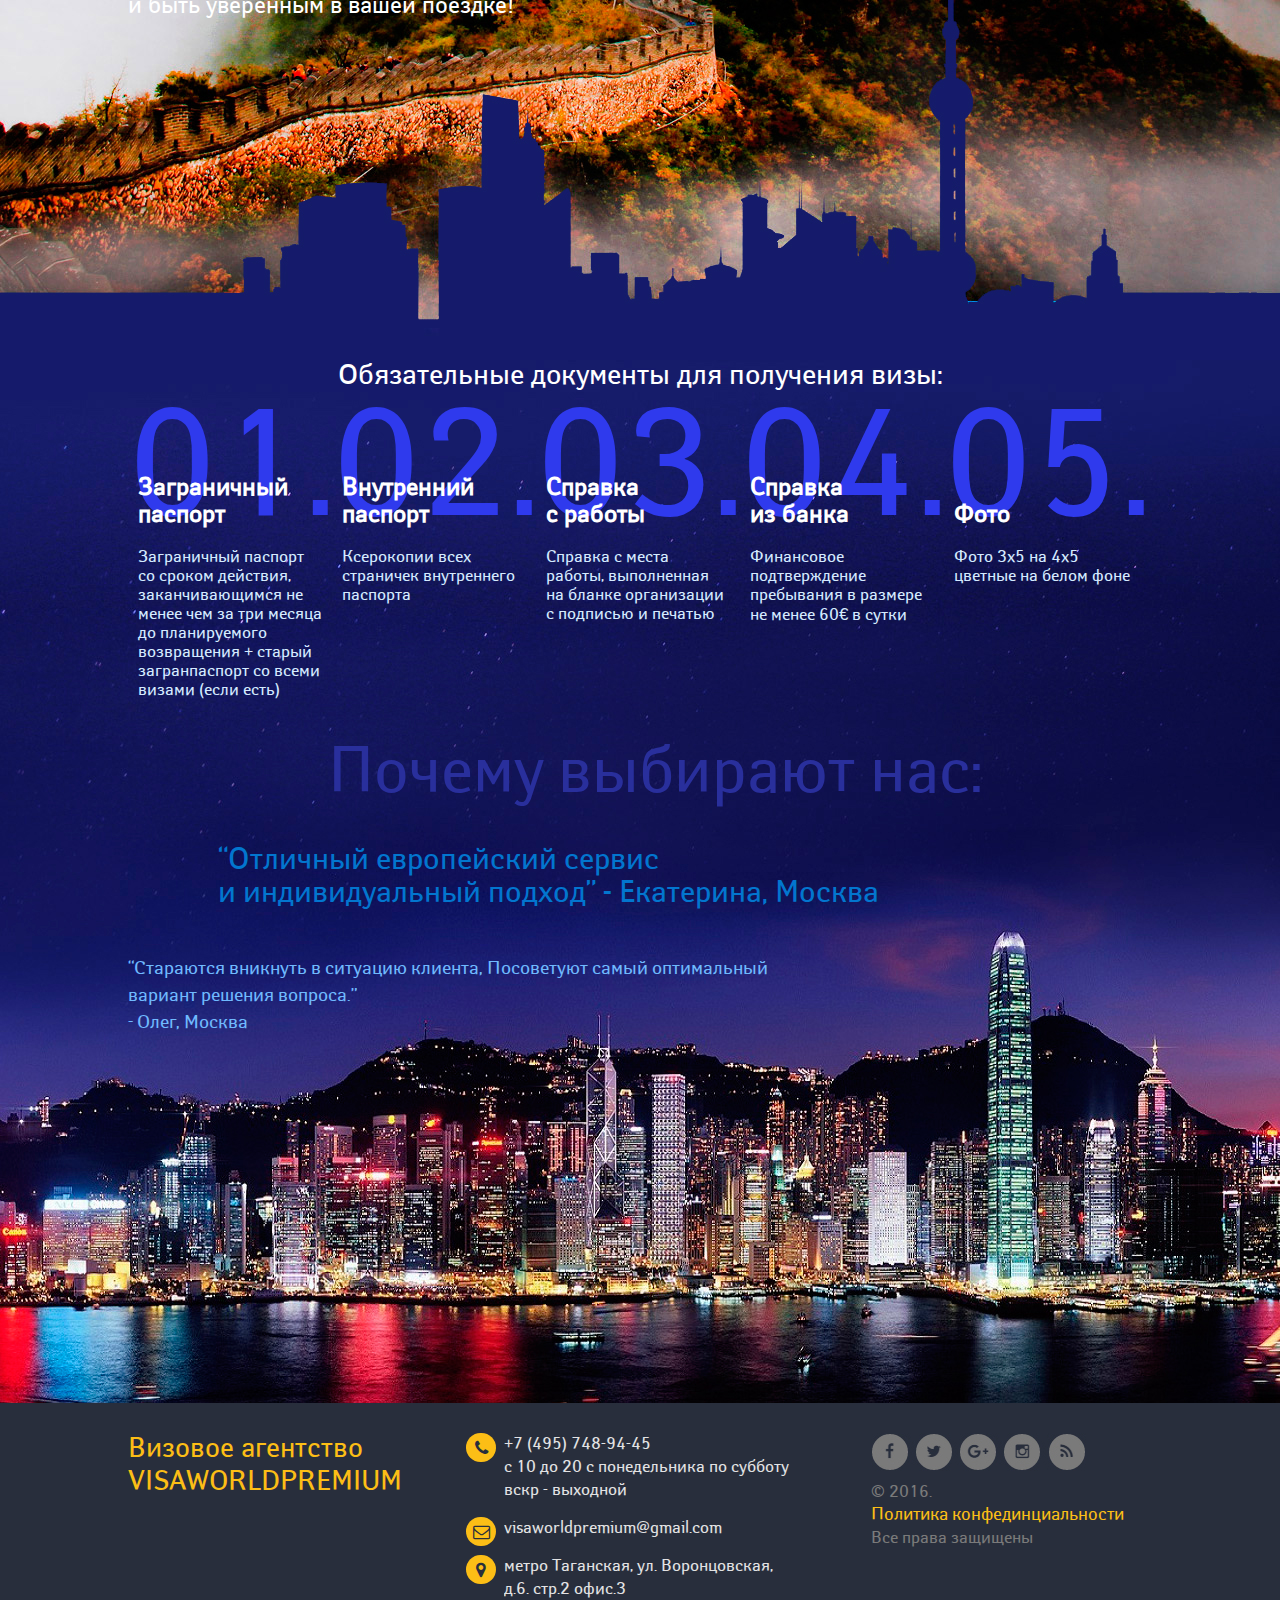
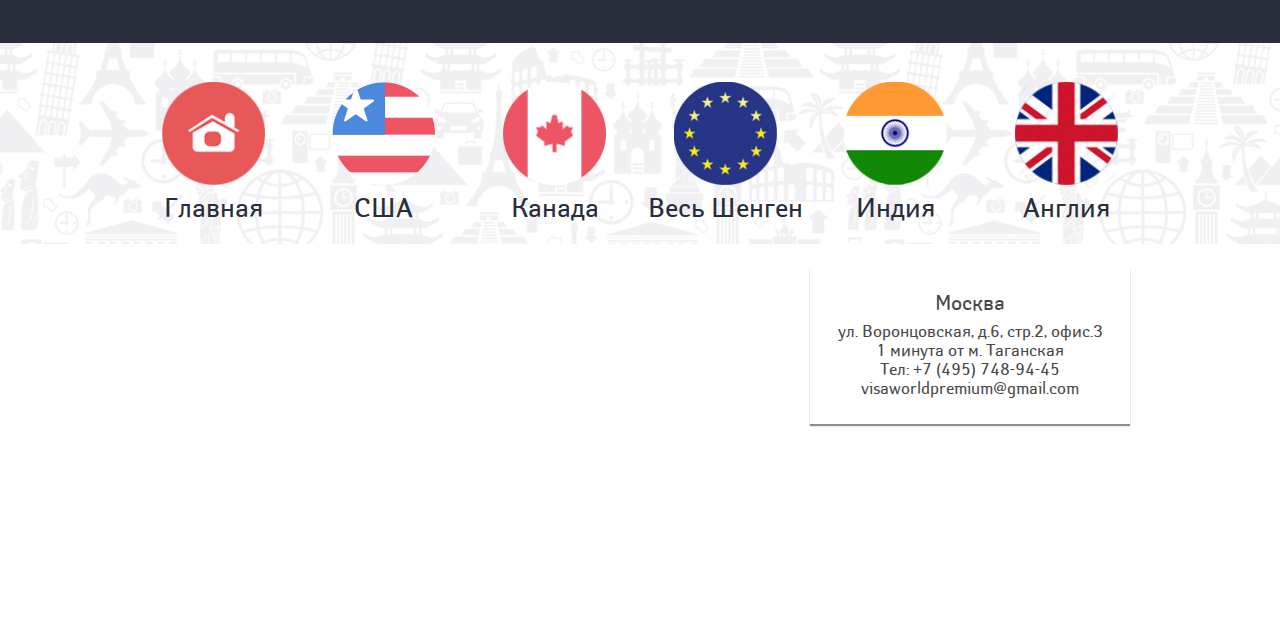
<file: china/index.html>
<!DOCTYPE html PUBLIC "-//W3C//DTD XHTML 1.0 Transitional//EN" "http://www.w3.org/TR/xhtml1/DTD/xhtml1-transitional.dtd">
<html lang="ru-RU">
<head>
<meta charset="UTF-8" />
<title>Китай | VISAWORLDPREMIUM</title>
<link rel="stylesheet" type="text/css" media="all" href="../wp-content/themes/vwp2/style.css" />
<link rel="pingback" href="http://visaworldpremium.ru/xmlrpc.php" />

<!-- All in One SEO Pack 2.3.11.1 by Michael Torbert of Semper Fi Web Design[178,209] -->
<link rel="canonical" href="index.html" />
<!-- /all in one seo pack -->
<link rel='dns-prefetch' href='http://s0.wp.com' />
<link rel='dns-prefetch' href='http://s.w.org' />
		<script type="text/javascript">
			window._wpemojiSettings = {"baseUrl":"https:\/\/s.w.org\/images\/core\/emoji\/2.2.1\/72x72\/","ext":".png","svgUrl":"https:\/\/s.w.org\/images\/core\/emoji\/2.2.1\/svg\/","svgExt":".svg","source":{"concatemoji":"http:\/\/visaworldpremium.ru\/wp-includes\/js\/wp-emoji-release.min.js?ver=4.7.2"}};
			!function(a,b,c){function d(a){var b,c,d,e,f=String.fromCharCode;if(!k||!k.fillText)return!1;switch(k.clearRect(0,0,j.width,j.height),k.textBaseline="top",k.font="600 32px Arial",a){case"flag":return k.fillText(f(55356,56826,55356,56819),0,0),!(j.toDataURL().length<3e3)&&(k.clearRect(0,0,j.width,j.height),k.fillText(f(55356,57331,65039,8205,55356,57096),0,0),b=j.toDataURL(),k.clearRect(0,0,j.width,j.height),k.fillText(f(55356,57331,55356,57096),0,0),c=j.toDataURL(),b!==c);case"emoji4":return k.fillText(f(55357,56425,55356,57341,8205,55357,56507),0,0),d=j.toDataURL(),k.clearRect(0,0,j.width,j.height),k.fillText(f(55357,56425,55356,57341,55357,56507),0,0),e=j.toDataURL(),d!==e}return!1}function e(a){var c=b.createElement("script");c.src=a,c.defer=c.type="text/javascript",b.getElementsByTagName("head")[0].appendChild(c)}var f,g,h,i,j=b.createElement("canvas"),k=j.getContext&&j.getContext("2d");for(i=Array("flag","emoji4"),c.supports={everything:!0,everythingExceptFlag:!0},h=0;h<i.length;h++)c.supports[i[h]]=d(i[h]),c.supports.everything=c.supports.everything&&c.supports[i[h]],"flag"!==i[h]&&(c.supports.everythingExceptFlag=c.supports.everythingExceptFlag&&c.supports[i[h]]);c.supports.everythingExceptFlag=c.supports.everythingExceptFlag&&!c.supports.flag,c.DOMReady=!1,c.readyCallback=function(){c.DOMReady=!0},c.supports.everything||(g=function(){c.readyCallback()},b.addEventListener?(b.addEventListener("DOMContentLoaded",g,!1),a.addEventListener("load",g,!1)):(a.attachEvent("onload",g),b.attachEvent("onreadystatechange",function(){"complete"===b.readyState&&c.readyCallback()})),f=c.source||{},f.concatemoji?e(f.concatemoji):f.wpemoji&&f.twemoji&&(e(f.twemoji),e(f.wpemoji)))}(window,document,window._wpemojiSettings);
		</script>
		<style type="text/css">img.wp-smiley,
img.emoji {
	display: inline !important;
	border: none !important;
	box-shadow: none !important;
	height: 1em !important;
	width: 1em !important;
	margin: 0 .07em !important;
	vertical-align: -0.1em !important;
	background: none !important;
	padding: 0 !important;
}
</style>
<link rel='stylesheet' id='contact-form-7-css'  href='../wp-content/plugins/contact-form-7/includes/css/styles-ver=4.6.css' type='text/css' media='all' />
<link rel='stylesheet' id='jetpack_css-css'  href='../wp-content/plugins/jetpack/css/jetpack-ver=4.4.2.css' type='text/css' media='all' />
<script type='text/javascript' src='../wp-includes/js/jquery/jquery-ver=1.12.4.js'></script>
<script type='text/javascript' src='../wp-includes/js/jquery/jquery-migrate.min-ver=1.4.1.js'></script>
<link rel='https://api.w.org/' href='../wp-json/index.json' />
<link rel="EditURI" type="application/rsd+xml" title="RSD" href="../xmlrpc.php-rsd.xml" />
<link rel="wlwmanifest" type="application/wlwmanifest+xml" href="../wp-includes/wlwmanifest.xml" /> 
<meta name="generator" content="WordPress 4.7.2" />
<link rel='shortlink' href='http://wp.me/P8fleC-i' />
<link rel="alternate" type="application/json+oembed" href="../wp-json/oembed/1.0/embed-url=http---visaworldpremium.ru-china-.json" />
<link rel="alternate" type="text/xml+oembed" href="../wp-json/oembed/1.0/embed-url=http---visaworldpremium.ru-china-&amp;format=xml.xml" />

<link rel='dns-prefetch' href='http://v0.wordpress.com'>
<style type='text/css'>img#wpstats{display:none}</style>
<!-- Jetpack Open Graph Tags -->
<meta property="og:type" content="article" />
<meta property="og:title" content="Китай" />
<meta property="og:url" content="http://visaworldpremium.ru/china/" />
<meta property="og:description" content="Посмотрите запись, чтобы узнать подробности." />
<meta property="article:published_time" content="2016-12-29T17:38:50+00:00" />
<meta property="article:modified_time" content="2016-12-29T17:38:50+00:00" />
<meta property="og:site_name" content="VISAWORLDPREMIUM" />
<meta property="og:image" content="https://s0.wp.com/i/blank.jpg" />
<meta property="og:locale" content="ru_RU" />
<meta name="twitter:card" content="summary" />
<meta name="twitter:description" content="Посмотрите запись, чтобы узнать подробности." />
	<meta name="format-detection" content="telephone=no">
	<meta name="format-detection" content="address=no">

<meta name="viewport" content="width=device-width, initial-scale=1">
<link rel="stylesheet" type="text/css" media="all" href="../wp-content/themes/vwp2/css/font-awesome.min.css" />
<meta name="description" content=" " />
<link rel="shortcut icon" type="image/x-icon" href="" />
<link rel="icon" type="image/x-icon" href="" />
<script src="http://api-maps.yandex.ru/2.1/?lang=ru_RU" type="text/javascript"></script>
<link href="https://fonts.googleapis.com/css?family=Roboto" rel="stylesheet">
</head>
<body>
<div class="wrapper">
    <div class="home-china">

    <!--Top Contacts Start-->
    <div class="top-contacts">
    <div class="top-contacts-ins">
    <div class="top-phone">
    <i class="fa fa-phone" aria-hidden="true"></i> +7 (495) 748-94-45</div>
    <div class="top-email">
    <i class="fa fa-envelope-o" aria-hidden="true"></i> visaworldpremium@gmail.com</div>
    <div class="top-adress">
    <i class="fa fa-map-marker" aria-hidden="true"></i> метро Таганская, ул. Воронцовская, д.6. стр.2 офис.3</div>
    </div>
    </div>
    <!--Top Contacts End-->
    <div class="wrap-middle">
        <div class="issuance-of-documents">
            <div class="slogans">
                <!--Top Slogan Start-->
                <div class="top-slogan">
                    <span>Сколько времени вам понадобится<br />для оформления визы самостоятельно?</span>
                </div>
                <div class="top-slogans1">
                    <div class="top-slogans1-ins">
                        <div class="top-slogans1-left">
                            Самостоятельное оформление
                        </div>
                        <div class="top-slogans1-right">
                            Оформление в три шага
                        </div>
                    </div>
                </div>
                <!--Top Slogan End-->
            </div>
            <!--Steps Start-->
            <div class="steps">
                <div class="steps-left">
                    <div class="steps-title">Самостоятельное оформление</div>
                    <img src="../wp-content/themes/vwp2/images/circle-bg1-4.png" />
                    Если в документах допущена<br />
                    ошибка, все делать придется заново!
                </div>
                <div class="steps-right">
                    <div class="steps-title">Оформление в три шага</div>
                    <img src="../wp-content/themes/vwp2/images/circle-bg2-6.png" />
                </div>
            </div>
            <!--Steps End-->
            <div class="form-descr">
                <div class="form-left">
                    <span class="china-title china-title-right2">Виза</span>
                    <span class="china-title">в Китай</span>

                    <span class="china-subtitle">Пакет документов на туристические или бизнес визы (при наличии приглашения) от 3000 рублей</span>
                    <span class="china-subtitle-small">(консульский сбор оплачивается отдельно)</span>

                    <div class="under-form-title-china">
                        Вы сможете подать полный пакет документов,<br />
                        оформленный нашими специалистами,<br />
                        и быть уверенным в вашей поездке!
                    </div>
                </div>
            </div>
            <!--Form Start-->
            <div class="form-right">
                <div class="form-item">
                    <div class="form-item-ins">
                        Оставить заявку:
                        <form action="../mail.php.html" method="post" onsubmit="yaCounter42616294.reachGoal('china'); return true;">
                            <div class="order__input">
                                <input type="text" class="input" name="name" placeholder="Имя" required>
                            </div>
                            <div class="order__input">
                                <input type="text" class="input" name="phone" placeholder="Телефон" required>
                                <input type="hidden" class="" value="Заявка с сайта. Страница Китай" name="type">
                            </div>
                            <div class="order__input">
                                <textarea name="time" class="textarea" placeholder="Комментарии"></textarea>
                            </div>
                            <div class="order__input">
                                <input type="submit" class="submit" value="Отправить">
                            </div>
                        </form>
                    </div>
                </div>
                <div class="form-mess2">
                    Оставьте заявку на получение<br />
                    бесплатной консультации,<br />
                    и наш менеджер свяжется<br />
                    с вами в течение 30 минут
                </div>
            </div>
            <!--Form End-->
        </div>


    </div>
    <div class="after-block"></div>
    </div>
    <div class="home-china2">

    <div class="china2-title">Обязательные документы для получения визы:</div>
    <div class="usa2-numbers">

    <div class="number-item">
    <div class="number-cif-china">01.</div>
    <div class="number-desc">
    <strong>Заграничный<br />паспорт</strong><br />
    Заграничный паспорт
    со сроком действия,
    заканчивающимся
    не менее чем за три
    месяца до планируемого
    возвращения + старый
    загранпаспорт со всеми
    визами (если есть)
    </div>
    </div>

    <div class="number-item">
    <div class="number-cif-china">02.</div>
    <div class="number-desc">
    <strong>Внутренний<br />паспорт</strong><br />
    Ксерокопии всех
    страничек
    внутреннего
    паспорта
    </div>
    </div>

    <div class="number-item">
    <div class="number-cif-china">03.</div>
    <div class="number-desc">
    <strong>Справка<br />с работы</strong><br />
    Справка с места работы,
    выполненная на бланке
    организации с подписью
    и печатью
    </div>
    </div>

    <div class="number-item">
    <div class="number-cif-china">04.</div>
    <div class="number-desc">
    <strong>Справка<br />из банка</strong><br />
    Финансовое
    подтверждение
    пребывания
    в размере не менее
    60€ в сутки 
    </div>
    </div>

    <div class="number-item">
    <div class="number-cif-china">05.</div>
    <div class="number-desc">
    <strong>Фото</strong><br />
    Фото 3х5 на 4х5
    цветные на белом
    фоне
    </div>
    </div>
    <div style="clear:both;"></div>
    </div>

    <div class="china2-title2">Почему выбирают нас:</div>
    <div class="china2-subtitle2">

    <div class="china2-subtitle2-ins">“Отличный европейский сервис<br />
    и индивидуальный подход” - Екатерина, Москва</div>
    <div class="china2-subtitle2-ins2">
    “Стараются вникнуть в ситуацию клиента, Посоветуют самый  оптимальный
    вариант решения вопроса.”<br />
    - Олег, Москва
    </div>
    </div>
    <div class="after-block"></div>


    <div style="clear:both;"></div>
    </div>
<div class="wrap-bottom">
    <div class="footer">

    <!--Footer Informations Start-->

    <div class="footer-ins">
    <div class="footer-item1">
    Визовое агентство<br />
    VISAWORLDPREMIUM</div>
    <div class="footer-item2">
    <div class="footer-item2-ins">
    <i class="fa fa-phone" aria-hidden="true"></i> <span>+7 (495) 748-94-45<br />
    с 10 до 20 с понедельника по субботу<br />
    вскр - выходной</span>
    <div class="clear3"></div>
    <i class="fa fa-envelope-o" aria-hidden="true"></i> <span>visaworldpremium@gmail.com</span><div class="clear3"></div>
    <i class="fa fa-map-marker" aria-hidden="true"></i> <span>метро Таганская, ул. Воронцовская,<br /> д.6. стр.2 офис.3</span></div>
    </div>
    <div class="footer-item3">
    <div class="footer-item3-ins">
    <img src="../wp-content/themes/vwp2/images/soc.jpg" />
    <div>© 2016.<br />
    <a href="index.html#">Политика конфединциальности</a><br />
    Все права защищены</div></div>
    </div>
    </div>
    <!--Footer Informations End-->

    </div>

    <!--Lands Start-->

    <div class="lands-bg2">
    <div class="lands-bg-ins2">

    <div class="lands-item2">
    <a href="../index.html" title="Главная"><img src="../wp-content/themes/vwp2/images/home.png" /><span>Главная</span></a></div>
    <div class="lands-item2">
    <a href="../usa/index.html" title="США"><img src="../wp-content/themes/vwp2/images/usa.png" /><span>США</span></a></div>
    <div class="lands-item2">
    <a href="../canada/index.html" title="Канада"><img src="../wp-content/themes/vwp2/images/canada.png" /><span>Канада</span></a></div>
    <div class="lands-item2">
    <a href="../shengen/index.html" title="Весь Шенген"><img src="../wp-content/themes/vwp2/images/eu.png" /><span>Весь Шенген</span></a></div>
    <div class="lands-item2">
    <a href="../india/index.html" title="Индия"><img src="../wp-content/themes/vwp2/images/india.png" /><span>Индия</span></a></div>
    <div class="lands-item2">
    <a href="../uk/index.html" title="Англия"><img src="../wp-content/themes/vwp2/images/england.png" /><span>Англия</span></a></div>
    <div style="clear:both;"></div>
    </div>
    </div>
    <!--Lands End-->
    </div>
    <div class="footer-map">
    <div class="cnt">
    				<div class="map__block">
    					<p><b>Москва</b></p>
    <p>ул. Воронцовская, д.6, стр.2, офис.3<br />1 минута от м. Таганская<br />Тел: +7 (495) 748-94-45<br />visaworldpremium@gmail.com</p>				</div>
    </div>
    <div id="map" style="width: 100%; height: 393px;"></div>
    <script type="text/javascript">
        ymaps.ready(init);
        var myMap,
            myPlacemark;

        function init(){     
            myMap = new ymaps.Map("map", {
                center: [55.739504, 37.654960],
                zoom: 17,
    			controls: []
            });

            myPlacemark = new ymaps.Placemark([55.739504, 37.654960], { 
    			hintContent: 'Визовое агентство VISAWORLDPREMIUM', 
                balloonContent: 'метро Таганская, ул. Воронцовская, д.6, стр.2, офис.3'
            },
    		{preset: 'islands#blueDotIcon'});

            myMap.geoObjects.add(myPlacemark);
        }
    	
    </script>
    </div>
    
</div>
    	<div style="display:none">
	</div>
<script type='text/javascript' src='../wp-includes/js/comment-reply.min-ver=4.7.2.js'></script>
<script type='text/javascript' src='../wp-content/plugins/contact-form-7/includes/js/jquery.form.min-ver=3.51.0-2014.06.20.js'></script>
<script type='text/javascript'>
/* <![CDATA[ */
var _wpcf7 = {"recaptcha":{"messages":{"empty":"\u041f\u043e\u0436\u0430\u043b\u0443\u0439\u0441\u0442\u0430 \u043f\u043e\u0434\u0442\u0432\u0435\u0440\u0434\u0438\u0442\u0435, \u0447\u0442\u043e \u0412\u044b - \u043d\u0435 \u0440\u043e\u0431\u043e\u0442."}}};
/* ]]> */
</script>
<script type='text/javascript' src='../wp-content/plugins/contact-form-7/includes/js/scripts-ver=4.6.js'></script>
<script type='text/javascript' src='http://s0.wp.com/wp-content/js/devicepx-jetpack.js?ver=201706'></script>
<script type='text/javascript' src='../wp-includes/js/wp-embed.min-ver=4.7.2.js'></script>
<script type='text/javascript' src='http://stats.wp.com/e-201706.js' async defer></script>
<script type='text/javascript'>
	_stq = window._stq || [];
	_stq.push([ 'view', {v:'ext',j:'1:4.4.2',blog:'121867238',post:'18',tz:'3',srv:'visaworldpremium.ru'} ]);
	_stq.push([ 'clickTrackerInit', '121867238', '18' ]);
</script>
<!-- Yandex.Metrika counter -->
<script type="text/javascript">
    (function (d, w, c) {
        (w[c] = w[c] || []).push(function() {
            try {
                w.yaCounter42616294 = new Ya.Metrika({
                    id:42616294,
                    clickmap:true,
                    trackLinks:true,
                    accurateTrackBounce:true,
                    webvisor:true
                });
            } catch(e) { }
        });

        var n = d.getElementsByTagName("script")[0],
            s = d.createElement("script"),
            f = function () { n.parentNode.insertBefore(s, n); };
        s.type = "text/javascript";
        s.async = true;
        s.src = "https://mc.yandex.ru/metrika/watch.js";

        if (w.opera == "[object Opera]") {
            d.addEventListener("DOMContentLoaded", f, false);
        } else { f(); }
    })(document, window, "yandex_metrika_callbacks");
</script>
<noscript><div><img src="https://mc.yandex.ru/watch/42616294" style="position:absolute; left:-9999px;" alt="" /></div></noscript>
<!-- /Yandex.Metrika counter -->
</body>
</html>
</file>
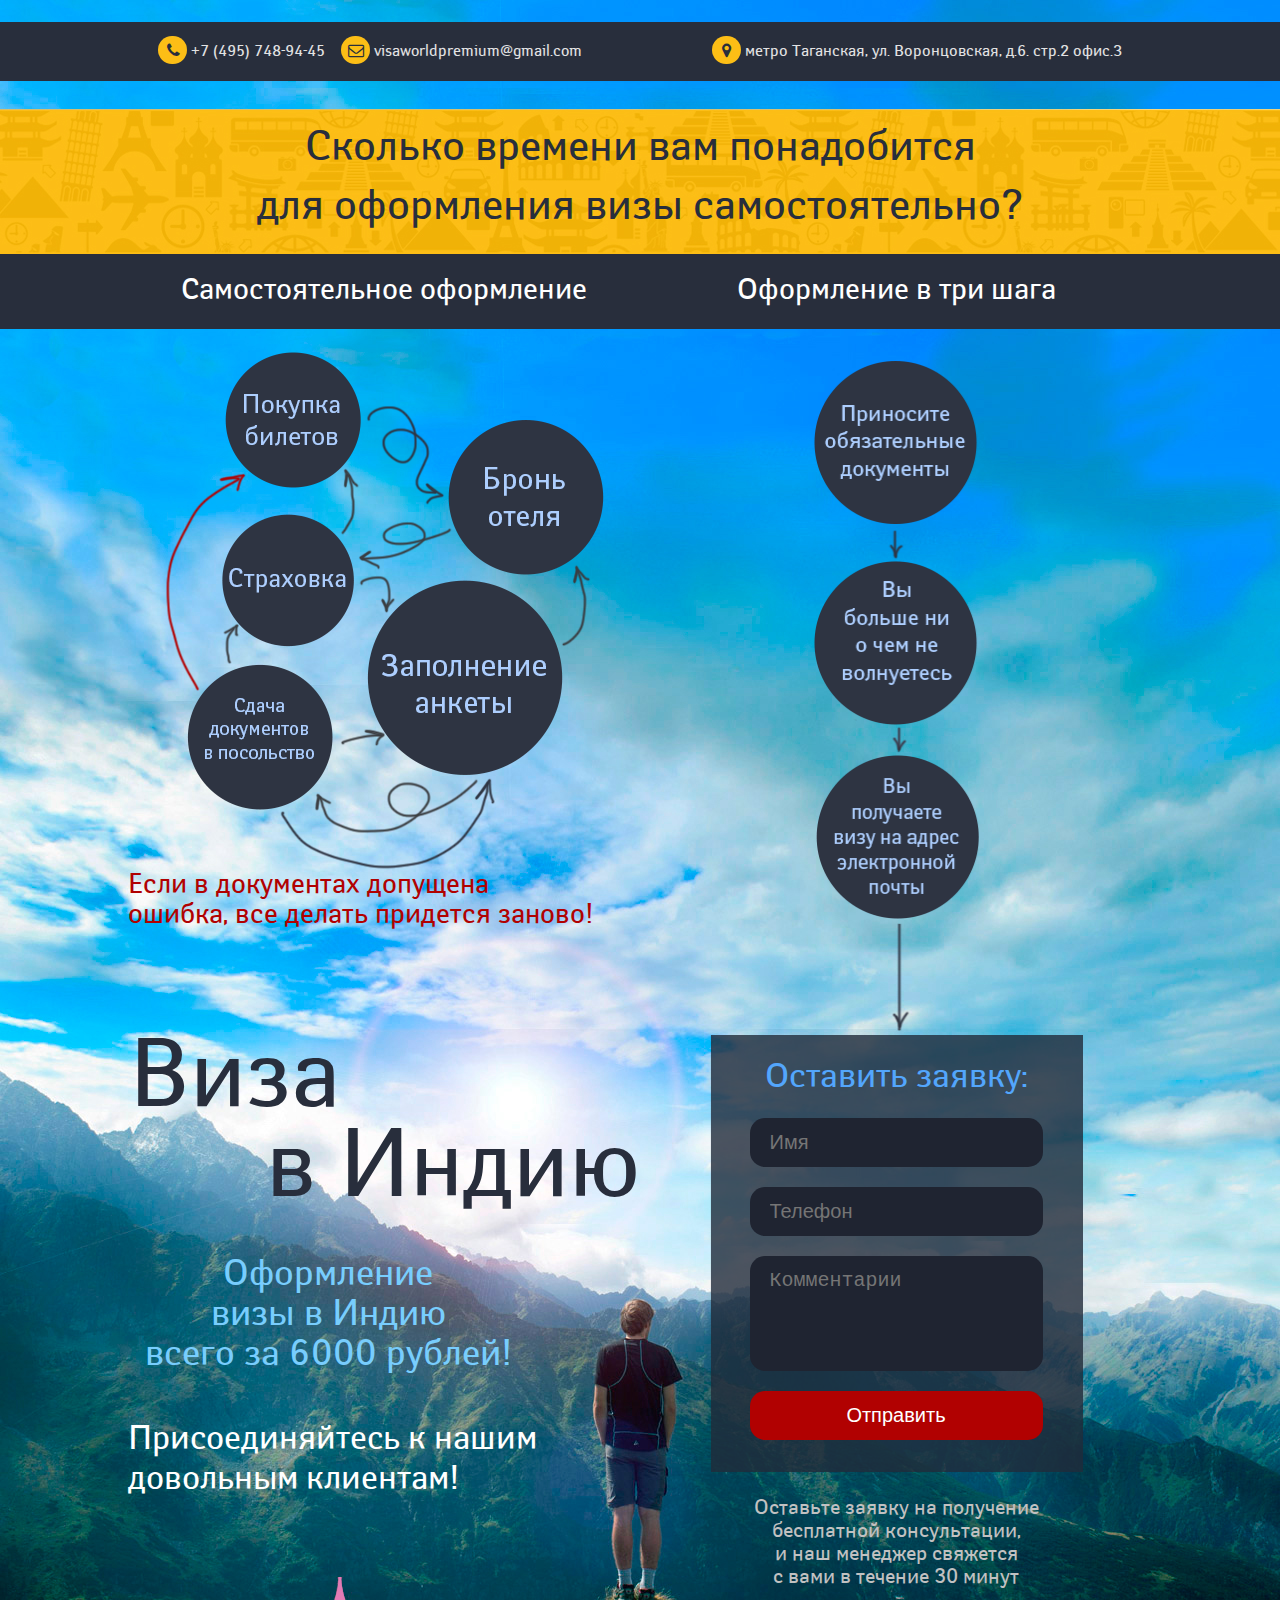
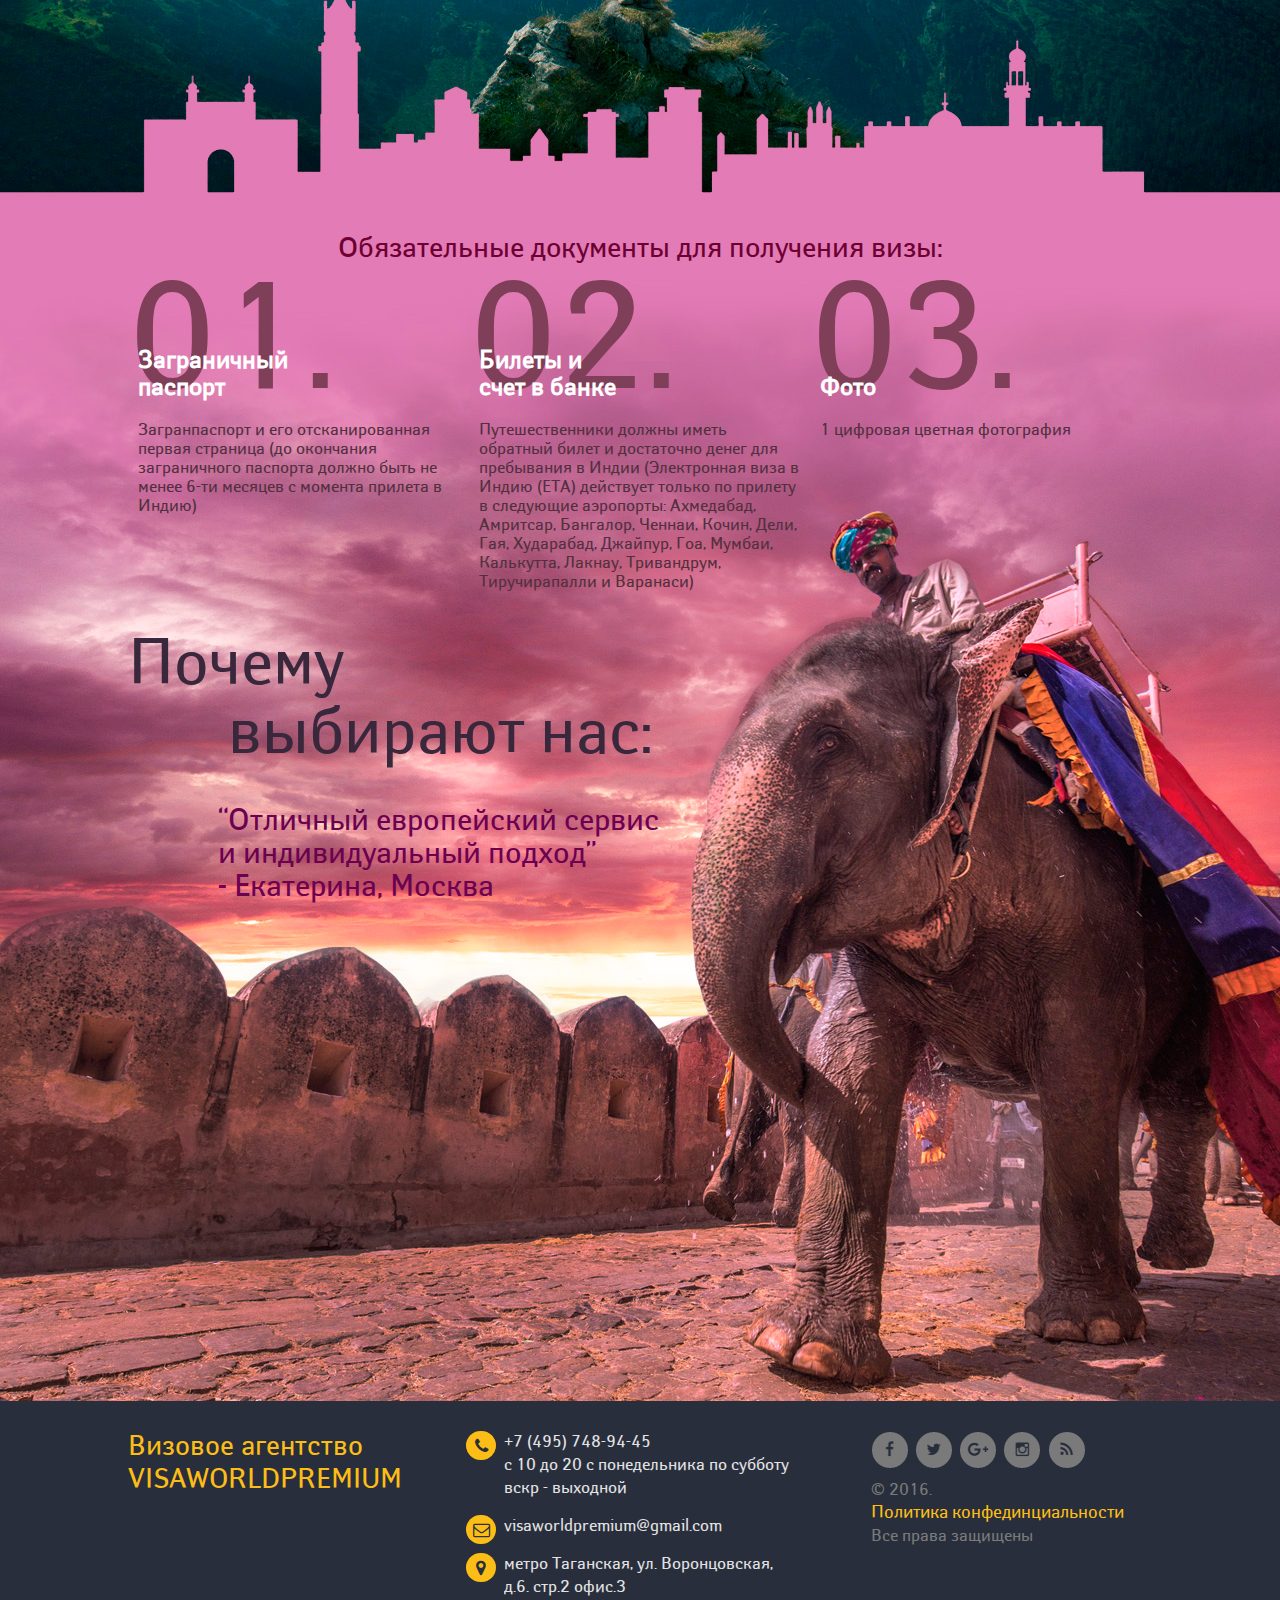
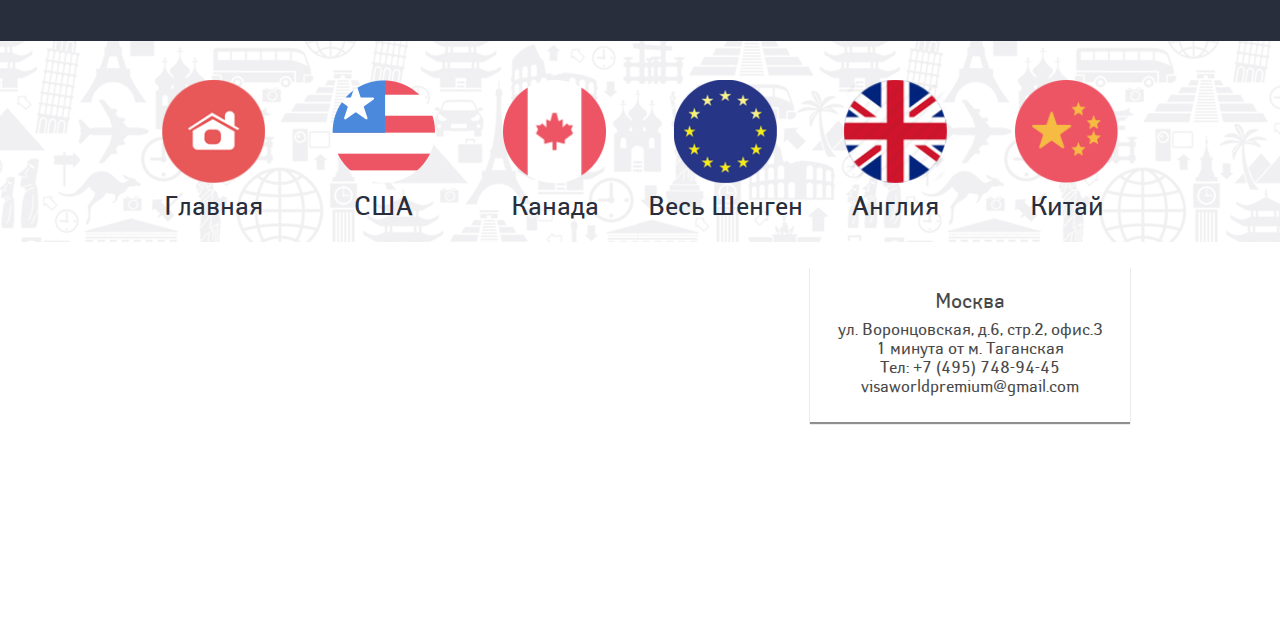
<file: india/index.html>
<!DOCTYPE html PUBLIC "-//W3C//DTD XHTML 1.0 Transitional//EN" "http://www.w3.org/TR/xhtml1/DTD/xhtml1-transitional.dtd">
<html lang="ru-RU">
<head>
<meta charset="UTF-8" />
<title>Индия | VISAWORLDPREMIUM</title>
<link rel="stylesheet" type="text/css" media="all" href="../wp-content/themes/vwp2/style.css" />
<link rel="pingback" href="http://visaworldpremium.ru/xmlrpc.php" />

<!-- All in One SEO Pack 2.3.11.1 by Michael Torbert of Semper Fi Web Design[178,209] -->
<link rel="canonical" href="index.html" />
<!-- /all in one seo pack -->
<link rel='dns-prefetch' href='http://s0.wp.com' />
<link rel='dns-prefetch' href='http://s.w.org' />
		<script type="text/javascript">
			window._wpemojiSettings = {"baseUrl":"https:\/\/s.w.org\/images\/core\/emoji\/2.2.1\/72x72\/","ext":".png","svgUrl":"https:\/\/s.w.org\/images\/core\/emoji\/2.2.1\/svg\/","svgExt":".svg","source":{"concatemoji":"http:\/\/visaworldpremium.ru\/wp-includes\/js\/wp-emoji-release.min.js?ver=4.7.2"}};
			!function(a,b,c){function d(a){var b,c,d,e,f=String.fromCharCode;if(!k||!k.fillText)return!1;switch(k.clearRect(0,0,j.width,j.height),k.textBaseline="top",k.font="600 32px Arial",a){case"flag":return k.fillText(f(55356,56826,55356,56819),0,0),!(j.toDataURL().length<3e3)&&(k.clearRect(0,0,j.width,j.height),k.fillText(f(55356,57331,65039,8205,55356,57096),0,0),b=j.toDataURL(),k.clearRect(0,0,j.width,j.height),k.fillText(f(55356,57331,55356,57096),0,0),c=j.toDataURL(),b!==c);case"emoji4":return k.fillText(f(55357,56425,55356,57341,8205,55357,56507),0,0),d=j.toDataURL(),k.clearRect(0,0,j.width,j.height),k.fillText(f(55357,56425,55356,57341,55357,56507),0,0),e=j.toDataURL(),d!==e}return!1}function e(a){var c=b.createElement("script");c.src=a,c.defer=c.type="text/javascript",b.getElementsByTagName("head")[0].appendChild(c)}var f,g,h,i,j=b.createElement("canvas"),k=j.getContext&&j.getContext("2d");for(i=Array("flag","emoji4"),c.supports={everything:!0,everythingExceptFlag:!0},h=0;h<i.length;h++)c.supports[i[h]]=d(i[h]),c.supports.everything=c.supports.everything&&c.supports[i[h]],"flag"!==i[h]&&(c.supports.everythingExceptFlag=c.supports.everythingExceptFlag&&c.supports[i[h]]);c.supports.everythingExceptFlag=c.supports.everythingExceptFlag&&!c.supports.flag,c.DOMReady=!1,c.readyCallback=function(){c.DOMReady=!0},c.supports.everything||(g=function(){c.readyCallback()},b.addEventListener?(b.addEventListener("DOMContentLoaded",g,!1),a.addEventListener("load",g,!1)):(a.attachEvent("onload",g),b.attachEvent("onreadystatechange",function(){"complete"===b.readyState&&c.readyCallback()})),f=c.source||{},f.concatemoji?e(f.concatemoji):f.wpemoji&&f.twemoji&&(e(f.twemoji),e(f.wpemoji)))}(window,document,window._wpemojiSettings);
		</script>
		<style type="text/css">img.wp-smiley,
img.emoji {
	display: inline !important;
	border: none !important;
	box-shadow: none !important;
	height: 1em !important;
	width: 1em !important;
	margin: 0 .07em !important;
	vertical-align: -0.1em !important;
	background: none !important;
	padding: 0 !important;
}
</style>
<link rel='stylesheet' id='contact-form-7-css'  href='../wp-content/plugins/contact-form-7/includes/css/styles-ver=4.6.css' type='text/css' media='all' />
<link rel='stylesheet' id='jetpack_css-css'  href='../wp-content/plugins/jetpack/css/jetpack-ver=4.4.2.css' type='text/css' media='all' />
<script type='text/javascript' src='../wp-includes/js/jquery/jquery-ver=1.12.4.js'></script>
<script type='text/javascript' src='../wp-includes/js/jquery/jquery-migrate.min-ver=1.4.1.js'></script>
<link rel='https://api.w.org/' href='../wp-json/index.json' />
<link rel="EditURI" type="application/rsd+xml" title="RSD" href="../xmlrpc.php-rsd.xml" />
<link rel="wlwmanifest" type="application/wlwmanifest+xml" href="../wp-includes/wlwmanifest.xml" /> 
<meta name="generator" content="WordPress 4.7.2" />
<link rel='shortlink' href='http://wp.me/P8fleC-k' />
<link rel="alternate" type="application/json+oembed" href="../wp-json/oembed/1.0/embed-url=http---visaworldpremium.ru-india-.json" />
<link rel="alternate" type="text/xml+oembed" href="../wp-json/oembed/1.0/embed-url=http---visaworldpremium.ru-india-&amp;format=xml.xml" />

<link rel='dns-prefetch' href='http://v0.wordpress.com'>
<style type='text/css'>img#wpstats{display:none}</style>
<!-- Jetpack Open Graph Tags -->
<meta property="og:type" content="article" />
<meta property="og:title" content="Индия" />
<meta property="og:url" content="http://visaworldpremium.ru/india/" />
<meta property="og:description" content="Посмотрите запись, чтобы узнать подробности." />
<meta property="article:published_time" content="2016-12-29T18:27:41+00:00" />
<meta property="article:modified_time" content="2016-12-29T18:27:41+00:00" />
<meta property="og:site_name" content="VISAWORLDPREMIUM" />
<meta property="og:image" content="https://s0.wp.com/i/blank.jpg" />
<meta property="og:locale" content="ru_RU" />
<meta name="twitter:card" content="summary" />
<meta name="twitter:description" content="Посмотрите запись, чтобы узнать подробности." />
	<meta name="format-detection" content="telephone=no">
	<meta name="format-detection" content="address=no">

<meta name="viewport" content="width=device-width, initial-scale=1">
<link rel="stylesheet" type="text/css" media="all" href="../wp-content/themes/vwp2/css/font-awesome.min.css" />
<meta name="description" content=" " />
<link rel="shortcut icon" type="image/x-icon" href="" />
<link rel="icon" type="image/x-icon" href="" />
<script src="http://api-maps.yandex.ru/2.1/?lang=ru_RU" type="text/javascript"></script>
<link href="https://fonts.googleapis.com/css?family=Roboto" rel="stylesheet">
</head>
<body>
<div class="wrapper">
<div class="home-india">

<!--Top Contacts Start-->
<div class="top-contacts">
<div class="top-contacts-ins">
<div class="top-phone">
<i class="fa fa-phone" aria-hidden="true"></i> +7 (495) 748-94-45</div>
<div class="top-email">
<i class="fa fa-envelope-o" aria-hidden="true"></i> visaworldpremium@gmail.com</div>
<div class="top-adress">
<i class="fa fa-map-marker" aria-hidden="true"></i> метро Таганская, ул. Воронцовская, д.6. стр.2 офис.3</div>
</div>
</div>
<!--Top Contacts End-->
 <div class="wrap-middle">
    <div class="issuance-of-documents">
        <div class="slogans">
            <!--Top Slogan Start-->
            <div class="top-slogan">
                <span>Сколько времени вам понадобится<br /> для оформления визы самостоятельно?</span>
            </div>
            <div class="top-slogans1">
                <div class="top-slogans1-ins">
                    <div class="top-slogans1-left">
                        Самостоятельное оформление
                    </div>
                    <div class="top-slogans1-right">
                        Оформление в три шага
                    </div>
                </div>
            </div>
            <!--Top Slogan End-->
            <!--Steps Start-->
            <div class="steps">
                <div class="steps-left">
                    <div class="steps-title">Самостоятельное оформление</div>
                    <img src="../wp-content/themes/vwp2/images/circle-bg1-5.png" />
                    Если в документах допущена<br />
                    ошибка, все делать придется заново!
                </div>
                <div class="steps-right">
                    <div class="steps-title">Оформление в три шага</div>
                    <img src="../wp-content/themes/vwp2/images/circle-bg2-7.png" />
                </div>
            </div>
            <!--Steps End-->
        </div>
        <div class="form-descr">
            <div class="form-left">
                <span class="china-title china-title-right2">Виза</span>
                <span class="china-title">в Индию</span>

                <span class="india-subtitle">Оформление<br /> визы в Индию<br /> всего за 6000 рублей!</span>

                <div class="under-form-title-india">
                    Присоединяйтесь к нашим<br />
                    довольным клиентам!
                </div>
            </div>

        </div>
        <!--Form Start-->
        <div class="form-documents">
            <div class="form-item3">
                <div class="form-item-ins">
                    Оставить заявку:
                    <form action="../mail.php.html" method="post" onsubmit="yaCounter42616294.reachGoal('india'); return true;">
                        <div class="order__input">
                            <input type="text" class="input" name="name" placeholder="Имя" required>
                        </div>
                        <div class="order__input">
                            <input type="text" class="input" name="phone" placeholder="Телефон" required>
                            <input type="hidden" class="" value="Заявка с сайта. Страница Индия" name="type">
                        </div>
                        <div class="order__input">
                            <textarea name="time" class="textarea" placeholder="Комментарии"></textarea>
                        </div>
                        <div class="order__input">
                            <input type="submit" class="submit" value="Отправить">
                        </div>
                    </form>
                </div>
            </div>
            <div class="form-mess2">
                Оставьте заявку на получение<br />
                бесплатной консультации,<br />
                и наш менеджер свяжется<br />
                с вами в течение 30 минут
            </div>
        </div>
        <!--Form End-->
    </div>


    

</div>

<div class="after-block"></div>
</div>
<div class="home-india2">

<div class="india2-title">Обязательные документы для получения визы:</div>
<div class="usa2-numbers">

<div class="number-item-india">
<div class="number-cif-india">01.</div>
<div class="number-desc-india">
<strong>Заграничный<br />паспорт</strong><br />
Загранпаспорт и его отсканированная
первая страница (до окончания
заграничного паспорта должно быть
не менее 6-ти месяцев с момента
прилета в Индию)
</div>
</div>

<div class="number-item-india">
<div class="number-cif-india">02.</div>
<div class="number-desc-india">
<strong>Билеты и<br />счет в банке</strong><br />
Путешественники должны иметь обратный 
билет и достаточно денег для пребывания в
Индии (Электронная виза в Индию (ETA) 
действует только по прилету
в следующие аэропорты: Ахмедабад,
Амритсар, Бангалор, Ченнаи, Кочин,
Дели, Гая, Хударабад, Джайпур, Гоа,
Мумбаи, Калькутта, Лакнау, Тривандрум,
Тиручирапалли и Варанаси)
</div>
</div>

<div class="number-item-india">
<div class="number-cif-india">03.</div>
<div class="number-desc-india">
<strong>Фото</strong><br />
1 цифровая цветная 
фотография
</div>
</div>
<div class="after-block"></div>
<div style="clear:both;"></div>
</div>

<div class="india2-title2">Почему<br /><span>выбирают нас:</span></div>
<div class="india2-subtitle2">
<div class="india2-subtitle2-ins">“Отличный европейский сервис<br />
и индивидуальный подход”<br />- Екатерина, Москва</div>
</div>



<div style="clear:both;"></div>
</div>
<div class="wrap-bottom">
<div class="footer">

<!--Footer Informations Start-->

<div class="footer-ins">
<div class="footer-item1">
Визовое агентство<br />
VISAWORLDPREMIUM</div>
<div class="footer-item2">
<div class="footer-item2-ins">
<i class="fa fa-phone" aria-hidden="true"></i> <span>+7 (495) 748-94-45<br />
с 10 до 20 с понедельника по субботу<br />
вскр - выходной</span>
<div class="clear3"></div>
<i class="fa fa-envelope-o" aria-hidden="true"></i> <span>visaworldpremium@gmail.com</span><div class="clear3"></div>
<i class="fa fa-map-marker" aria-hidden="true"></i> <span>метро Таганская, ул. Воронцовская,<br /> д.6. стр.2 офис.3</span></div>
</div>
<div class="footer-item3">
<div class="footer-item3-ins">
<img src="../wp-content/themes/vwp2/images/soc.jpg" />
<div>© 2016.<br />
<a href="index.html#">Политика конфединциальности</a><br />
Все права защищены</div></div>
</div>
</div>
<!--Footer Informations End-->

</div>

<!--Lands Start-->

    <div class="lands-bg2">
    <div class="lands-bg-ins2">

    <div class="lands-item2">
    <a href="../index.html" title="Главная"><img src="../wp-content/themes/vwp2/images/home.png" /><span>Главная</span></a></div>
    <div class="lands-item2">
    <a href="../usa/index.html" title="США"><img src="../wp-content/themes/vwp2/images/usa.png" /><span>США</span></a></div>
    <div class="lands-item2">
    <a href="../canada/index.html" title="Канада"><img src="../wp-content/themes/vwp2/images/canada.png" /><span>Канада</span></a></div>
    <div class="lands-item2">
    <a href="../shengen/index.html" title="Весь Шенген"><img src="../wp-content/themes/vwp2/images/eu.png" /><span>Весь Шенген</span></a></div>
    <div class="lands-item2">
    <a href="../uk/index.html" title="Англия"><img src="../wp-content/themes/vwp2/images/england.png" /><span>Англия</span></a></div>
    <div class="lands-item2">
    <a href="../china/index.html" title="Китай"><img src="../wp-content/themes/vwp2/images/kitai.png" /><span>Китай</span></a></div>
    <div style="clear:both;"></div>
    </div>
    </div>	
</div>
<!--Lands End-->

<div class="footer-map">
<div class="cnt">
				<div class="map__block">
					<p><b>Москва</b></p>
<p>ул. Воронцовская, д.6, стр.2, офис.3<br />1 минута от м. Таганская<br />Тел: +7 (495) 748-94-45<br />visaworldpremium@gmail.com</p>				</div>
</div>
<div id="map" style="width: 100%; height: 393px;"></div>
<script type="text/javascript">
    ymaps.ready(init);
    var myMap,
        myPlacemark;

    function init(){     
        myMap = new ymaps.Map("map", {
            center: [55.739504, 37.654960],
            zoom: 17,
			controls: []
        });

        myPlacemark = new ymaps.Placemark([55.739504, 37.654960], { 
			hintContent: 'Визовое агентство VISAWORLDPREMIUM', 
            balloonContent: 'метро Таганская, ул. Воронцовская, д.6, стр.2, офис.3'
        },
		{preset: 'islands#blueDotIcon'});

        myMap.geoObjects.add(myPlacemark);
    }
	
</script>
</div>
</div>
	<div style="display:none">
	</div>
<script type='text/javascript' src='../wp-includes/js/comment-reply.min-ver=4.7.2.js'></script>
<script type='text/javascript' src='../wp-content/plugins/contact-form-7/includes/js/jquery.form.min-ver=3.51.0-2014.06.20.js'></script>
<script type='text/javascript'>
/* <![CDATA[ */
var _wpcf7 = {"recaptcha":{"messages":{"empty":"\u041f\u043e\u0436\u0430\u043b\u0443\u0439\u0441\u0442\u0430 \u043f\u043e\u0434\u0442\u0432\u0435\u0440\u0434\u0438\u0442\u0435, \u0447\u0442\u043e \u0412\u044b - \u043d\u0435 \u0440\u043e\u0431\u043e\u0442."}}};
/* ]]> */
</script>
<script type='text/javascript' src='../wp-content/plugins/contact-form-7/includes/js/scripts-ver=4.6.js'></script>
<script type='text/javascript' src='http://s0.wp.com/wp-content/js/devicepx-jetpack.js?ver=201706'></script>
<script type='text/javascript' src='../wp-includes/js/wp-embed.min-ver=4.7.2.js'></script>
<script type='text/javascript' src='http://stats.wp.com/e-201706.js' async defer></script>
<script type='text/javascript'>
	_stq = window._stq || [];
	_stq.push([ 'view', {v:'ext',j:'1:4.4.2',blog:'121867238',post:'20',tz:'3',srv:'visaworldpremium.ru'} ]);
	_stq.push([ 'clickTrackerInit', '121867238', '20' ]);
</script>
<!-- Yandex.Metrika counter -->
<script type="text/javascript">
    (function (d, w, c) {
        (w[c] = w[c] || []).push(function() {
            try {
                w.yaCounter42616294 = new Ya.Metrika({
                    id:42616294,
                    clickmap:true,
                    trackLinks:true,
                    accurateTrackBounce:true,
                    webvisor:true
                });
            } catch(e) { }
        });

        var n = d.getElementsByTagName("script")[0],
            s = d.createElement("script"),
            f = function () { n.parentNode.insertBefore(s, n); };
        s.type = "text/javascript";
        s.async = true;
        s.src = "https://mc.yandex.ru/metrika/watch.js";

        if (w.opera == "[object Opera]") {
            d.addEventListener("DOMContentLoaded", f, false);
        } else { f(); }
    })(document, window, "yandex_metrika_callbacks");
</script>
<noscript><div><img src="https://mc.yandex.ru/watch/42616294" style="position:absolute; left:-9999px;" alt="" /></div></noscript>
<!-- /Yandex.Metrika counter -->
</body>
</html>
</file>
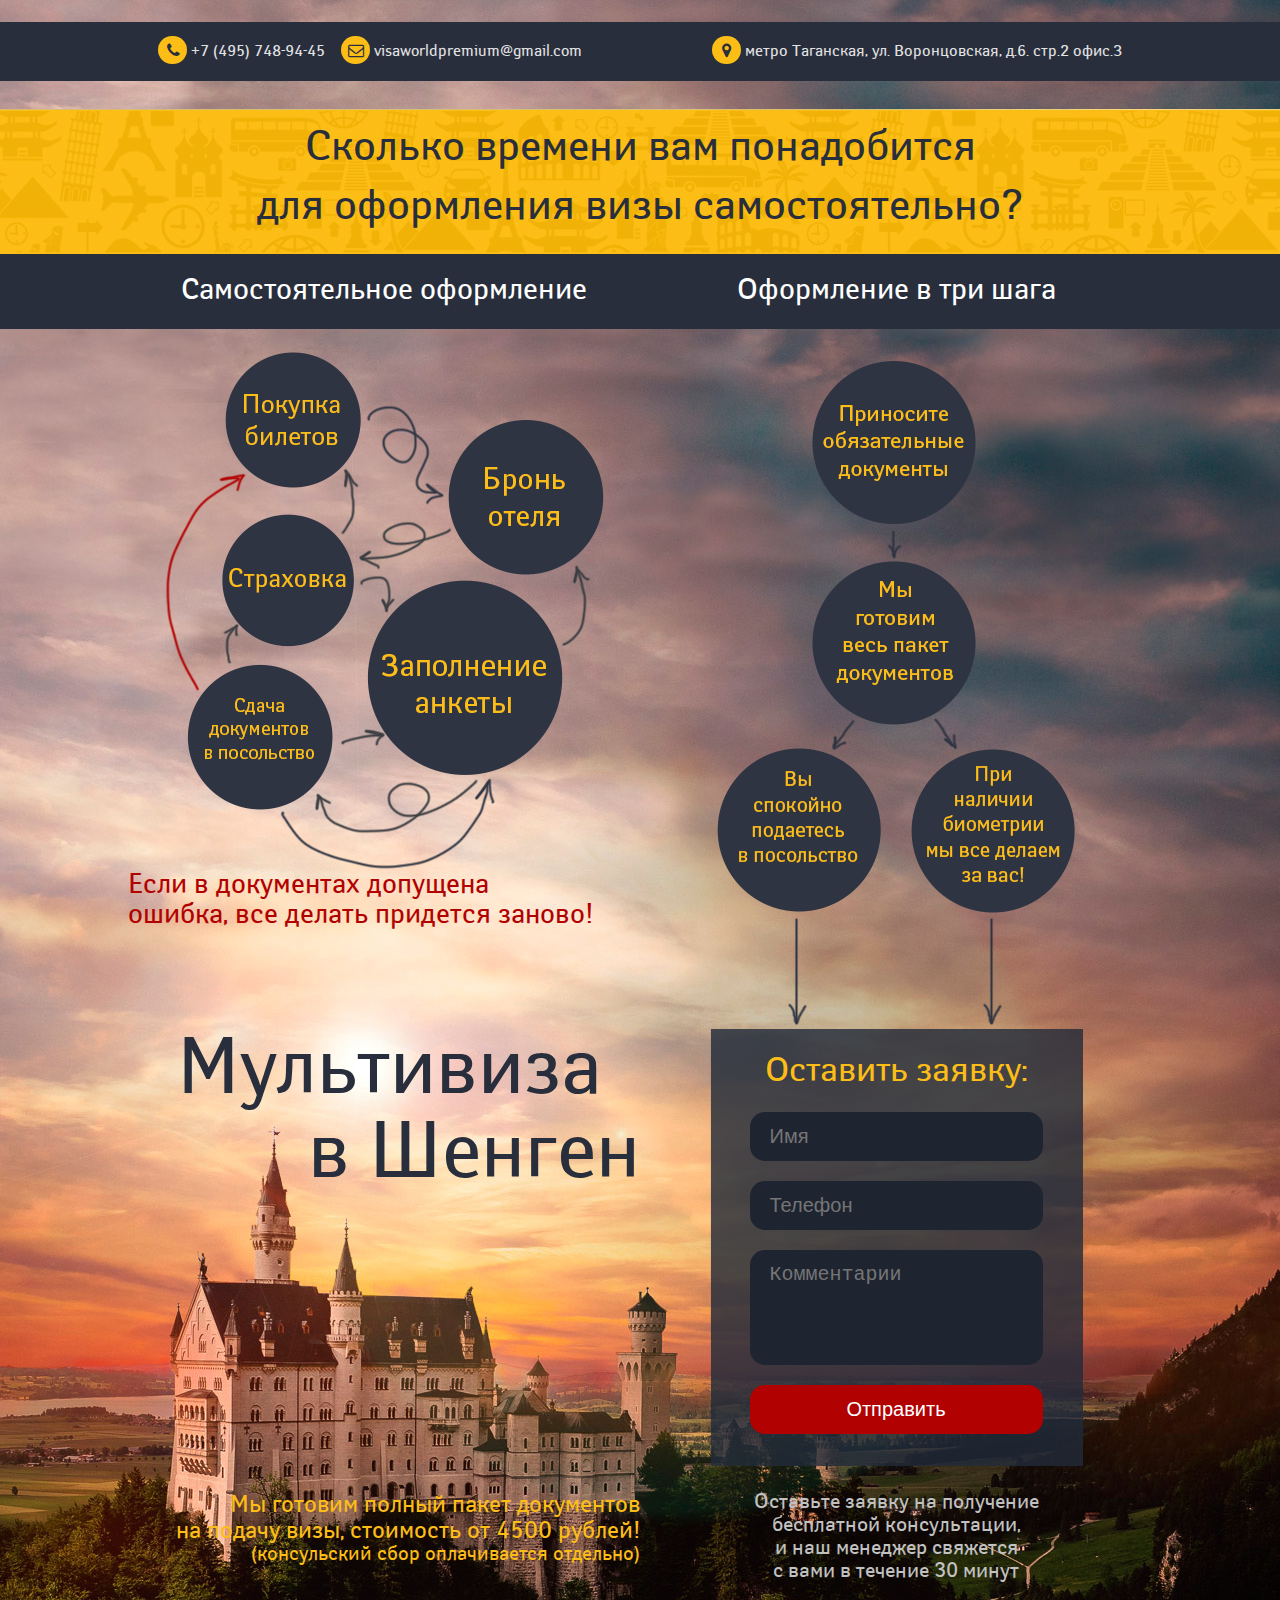
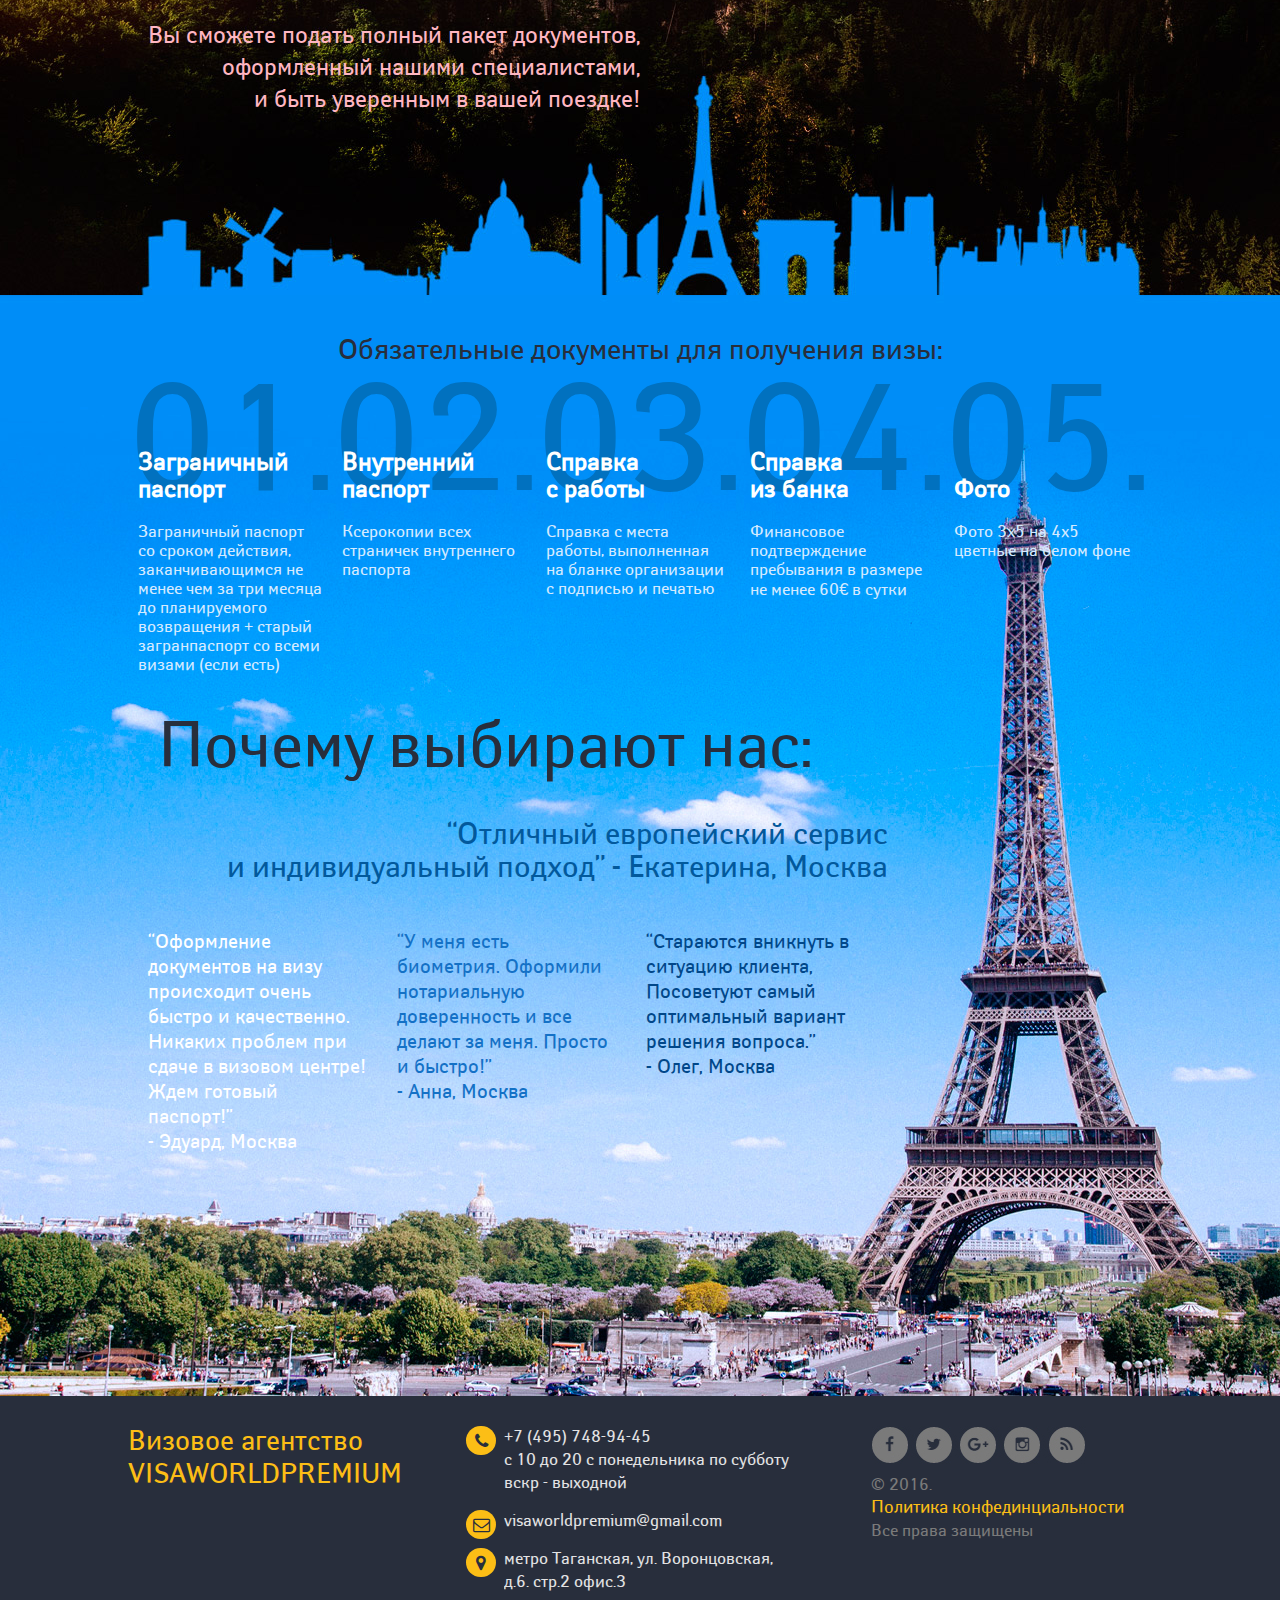
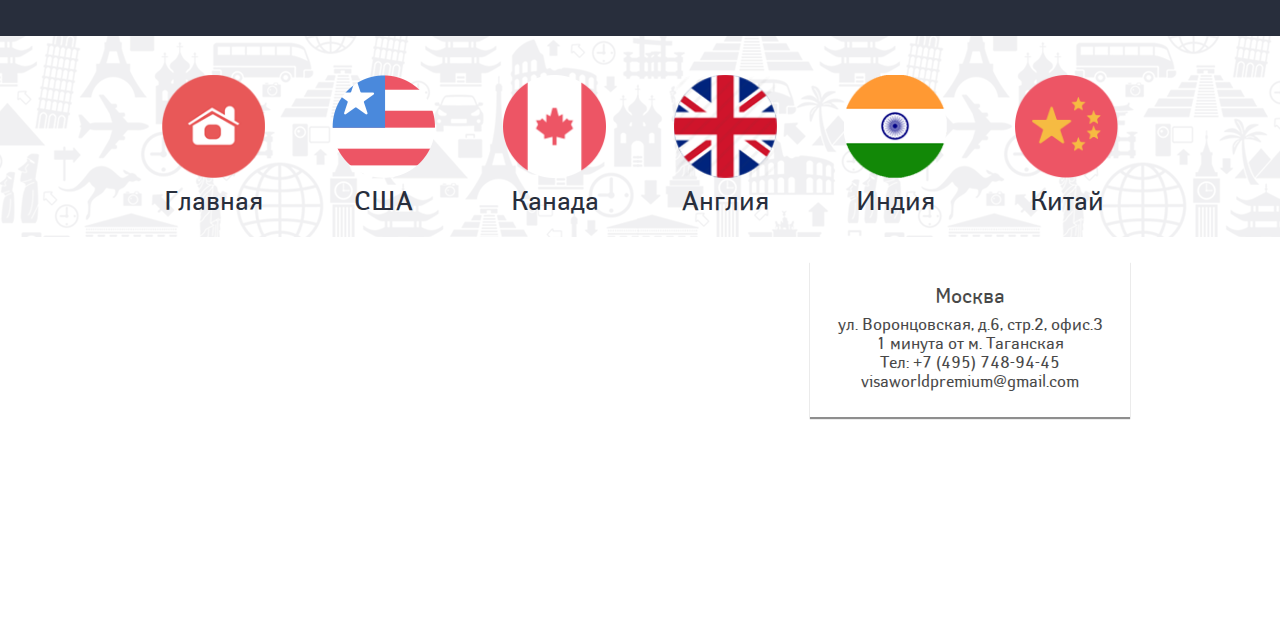
<file: shengen/index.html>
<!DOCTYPE html PUBLIC "-//W3C//DTD XHTML 1.0 Transitional//EN" "http://www.w3.org/TR/xhtml1/DTD/xhtml1-transitional.dtd">
<html lang="ru-RU">
<head>
<meta charset="UTF-8" />
<title>Шенген | VISAWORLDPREMIUM</title>
<link rel="stylesheet" type="text/css" media="all" href="../wp-content/themes/vwp2/style.css" />
<link rel="pingback" href="http://visaworldpremium.ru/xmlrpc.php" />

<!-- All in One SEO Pack 2.3.11.1 by Michael Torbert of Semper Fi Web Design[178,210] -->
<link rel="canonical" href="index.html" />
<!-- /all in one seo pack -->
<link rel='dns-prefetch' href='http://s0.wp.com' />
<link rel='dns-prefetch' href='http://s.w.org' />
		<script type="text/javascript">
			window._wpemojiSettings = {"baseUrl":"https:\/\/s.w.org\/images\/core\/emoji\/2.2.1\/72x72\/","ext":".png","svgUrl":"https:\/\/s.w.org\/images\/core\/emoji\/2.2.1\/svg\/","svgExt":".svg","source":{"concatemoji":"http:\/\/visaworldpremium.ru\/wp-includes\/js\/wp-emoji-release.min.js?ver=4.7.2"}};
			!function(a,b,c){function d(a){var b,c,d,e,f=String.fromCharCode;if(!k||!k.fillText)return!1;switch(k.clearRect(0,0,j.width,j.height),k.textBaseline="top",k.font="600 32px Arial",a){case"flag":return k.fillText(f(55356,56826,55356,56819),0,0),!(j.toDataURL().length<3e3)&&(k.clearRect(0,0,j.width,j.height),k.fillText(f(55356,57331,65039,8205,55356,57096),0,0),b=j.toDataURL(),k.clearRect(0,0,j.width,j.height),k.fillText(f(55356,57331,55356,57096),0,0),c=j.toDataURL(),b!==c);case"emoji4":return k.fillText(f(55357,56425,55356,57341,8205,55357,56507),0,0),d=j.toDataURL(),k.clearRect(0,0,j.width,j.height),k.fillText(f(55357,56425,55356,57341,55357,56507),0,0),e=j.toDataURL(),d!==e}return!1}function e(a){var c=b.createElement("script");c.src=a,c.defer=c.type="text/javascript",b.getElementsByTagName("head")[0].appendChild(c)}var f,g,h,i,j=b.createElement("canvas"),k=j.getContext&&j.getContext("2d");for(i=Array("flag","emoji4"),c.supports={everything:!0,everythingExceptFlag:!0},h=0;h<i.length;h++)c.supports[i[h]]=d(i[h]),c.supports.everything=c.supports.everything&&c.supports[i[h]],"flag"!==i[h]&&(c.supports.everythingExceptFlag=c.supports.everythingExceptFlag&&c.supports[i[h]]);c.supports.everythingExceptFlag=c.supports.everythingExceptFlag&&!c.supports.flag,c.DOMReady=!1,c.readyCallback=function(){c.DOMReady=!0},c.supports.everything||(g=function(){c.readyCallback()},b.addEventListener?(b.addEventListener("DOMContentLoaded",g,!1),a.addEventListener("load",g,!1)):(a.attachEvent("onload",g),b.attachEvent("onreadystatechange",function(){"complete"===b.readyState&&c.readyCallback()})),f=c.source||{},f.concatemoji?e(f.concatemoji):f.wpemoji&&f.twemoji&&(e(f.twemoji),e(f.wpemoji)))}(window,document,window._wpemojiSettings);
		</script>
		<style type="text/css">img.wp-smiley,
img.emoji {
	display: inline !important;
	border: none !important;
	box-shadow: none !important;
	height: 1em !important;
	width: 1em !important;
	margin: 0 .07em !important;
	vertical-align: -0.1em !important;
	background: none !important;
	padding: 0 !important;
}
</style>
<link rel='stylesheet' id='contact-form-7-css'  href='../wp-content/plugins/contact-form-7/includes/css/styles-ver=4.6.css' type='text/css' media='all' />
<link rel='stylesheet' id='jetpack_css-css'  href='../wp-content/plugins/jetpack/css/jetpack-ver=4.4.2.css' type='text/css' media='all' />
<script type='text/javascript' src='../wp-includes/js/jquery/jquery-ver=1.12.4.js'></script>
<script type='text/javascript' src='../wp-includes/js/jquery/jquery-migrate.min-ver=1.4.1.js'></script>
<link rel='https://api.w.org/' href='../wp-json/index.json' />
<link rel="EditURI" type="application/rsd+xml" title="RSD" href="../xmlrpc.php-rsd.xml" />
<link rel="wlwmanifest" type="application/wlwmanifest+xml" href="../wp-includes/wlwmanifest.xml" /> 
<meta name="generator" content="WordPress 4.7.2" />
<link rel='shortlink' href='http://wp.me/P8fleC-b' />
<link rel="alternate" type="application/json+oembed" href="../wp-json/oembed/1.0/embed-url=http---visaworldpremium.ru-shengen-.json" />
<link rel="alternate" type="text/xml+oembed" href="../wp-json/oembed/1.0/embed-url=http---visaworldpremium.ru-shengen-&amp;format=xml.xml" />

<link rel='dns-prefetch' href='http://v0.wordpress.com'>
<style type='text/css'>img#wpstats{display:none}</style>
<!-- Jetpack Open Graph Tags -->
<meta property="og:type" content="article" />
<meta property="og:title" content="Шенген" />
<meta property="og:url" content="http://visaworldpremium.ru/shengen/" />
<meta property="og:description" content="Посмотрите запись, чтобы узнать подробности." />
<meta property="article:published_time" content="2016-12-29T12:00:46+00:00" />
<meta property="article:modified_time" content="2016-12-29T12:51:18+00:00" />
<meta property="og:site_name" content="VISAWORLDPREMIUM" />
<meta property="og:image" content="https://s0.wp.com/i/blank.jpg" />
<meta property="og:locale" content="ru_RU" />
<meta name="twitter:card" content="summary" />
<meta name="twitter:description" content="Посмотрите запись, чтобы узнать подробности." />
	<meta name="format-detection" content="telephone=no">
	<meta name="format-detection" content="address=no">

<meta name="viewport" content="width=device-width, initial-scale=1">
<link rel="stylesheet" type="text/css" media="all" href="../wp-content/themes/vwp2/css/font-awesome.min.css" />
<meta name="description" content=" " />
<link rel="shortcut icon" type="image/x-icon" href="" />
<link rel="icon" type="image/x-icon" href="" />
<script src="http://api-maps.yandex.ru/2.1/?lang=ru_RU" type="text/javascript"></script>
<link href="https://fonts.googleapis.com/css?family=Roboto" rel="stylesheet">
</head>
<body>
<div class="wrapper">
<div class="home-shengen">

<!--Top Contacts Start-->
<div class="top-contacts">
<div class="top-contacts-ins">
<div class="top-phone">
<i class="fa fa-phone" aria-hidden="true"></i> +7 (495) 748-94-45</div>
<div class="top-email">
<i class="fa fa-envelope-o" aria-hidden="true"></i> visaworldpremium@gmail.com</div>
<div class="top-adress">
<i class="fa fa-map-marker" aria-hidden="true"></i> метро Таганская, ул. Воронцовская, д.6. стр.2 офис.3</div>
</div>
</div>
<!--Top Contacts End-->
<div class="wrapp">
    <div class="wrap-middle">
        <div class="issuance-of-documents">
            <div class="slogans">
                <!--Top Slogan Start-->
                <div class="top-slogan">
                    <span>Сколько времени вам понадобится<br /> для оформления визы самостоятельно?</span>
                </div>
                <div class="top-slogans1">
                    <div class="top-slogans1-ins">
                        <div class="top-slogans1-left">
                            Самостоятельное оформление
                        </div>
                        <div class="top-slogans1-right">
                            Оформление в три шага
                        </div>
                    </div>
                </div>
                <!--Top Slogan End-->
                <!--Steps Start-->
                <div class="steps">
                    <div class="steps-left">
                        <div class="steps-title">Самостоятельное оформление</div>
                        <img src="../wp-content/themes/vwp2/images/circle-bg1-2.png" />
                        Если в документах допущена<br />
                        ошибка, все делать придется заново!
                    </div>
                    <div class="steps-right">
                        <div class="steps-title">Оформление в три шага</div>
                        <img src="../wp-content/themes/vwp2/images/circle-bg2-3.png" class="breit" />
                    </div>
                </div>
                <!--Steps End-->
                
            </div>
            
            <!--Form Start-->
            <div class="form-descr">
                <div class="form-left">
                    <span class="shen-title">Мультивиза&nbsp;&nbsp;<br />в Шенген</span>

                    <span class="shen-subtitle">Мы готовим полный пакет документов<br />на подачу визы, стоимость от 4500 рублей!</span>
                    <span class="shen-subtitle-small">(консульский сбор оплачивается отдельно)</span>

                    <div class="under-form-title2">
                        Вы сможете подать полный пакет документов,<br />
                        оформленный нашими специалистами,<br />
                        и быть уверенным в вашей поездке!
                    </div>
                </div>
            </div>
            <div class="form-documents">
                <div class="form-item">
                <div class="form-item-ins">
                Оставить заявку:
                <form action="../mail.php.html" method="post" onsubmit="yaCounter42616294.reachGoal('shengen'); return true;">
                <div class="order__input">
                <input type="text" class="input" name="name" placeholder="Имя" required>
                </div>
                <div class="order__input">
                <input type="text" class="input" name="phone" placeholder="Телефон" required>
                <input type="hidden" class="" value="Заявка с сайта. Страница Шенген" name="type">
                </div>
                <div class="order__input">
                <textarea name="time" class="textarea" placeholder="Комментарии"></textarea>
                </div>
                <div class="order__input">
                <input type="submit" class="submit" value="Отправить">
                </div>
                </form>
                </div>
                </div>
                <div class="form-mess2">
                Оставьте заявку на получение<br />
                бесплатной консультации,<br />
                и наш менеджер свяжется<br />
                с вами в течение 30 минут
                </div>
            </div>
        </div>
    
    
    </div>
    <!--Form End-->

    <div class="after-block"></div>
</div>
</div>
<div class="home-shengen2">

<div class="usa2-title">Обязательные документы для получения визы:</div>
<div class="usa2-numbers">

<div class="number-item">
<div class="number-cif">01.</div>
<div class="number-desc">
<strong>Заграничный<br />паспорт</strong><br />
Заграничный паспорт
со сроком действия,
заканчивающимся
не менее чем за три
месяца до планируемого
возвращения + старый
загранпаспорт со всеми
визами (если есть)
</div>
</div>

<div class="number-item">
<div class="number-cif">02.</div>
<div class="number-desc">
<strong>Внутренний<br />паспорт</strong><br />
Ксерокопии всех
страничек
внутреннего
паспорта
</div>
</div>

<div class="number-item">
<div class="number-cif">03.</div>
<div class="number-desc">
<strong>Справка<br />с работы</strong><br />
Справка с места работы,
выполненная на бланке
организации с подписью
и печатью
</div>
</div>

<div class="number-item">
<div class="number-cif">04.</div>
<div class="number-desc">
<strong>Справка<br />из банка</strong><br />
Финансовое
подтверждение
пребывания
в размере не менее
60€ в сутки 
</div>
</div>

<div class="number-item">
<div class="number-cif">05.</div>
<div class="number-desc">
<strong>Фото</strong><br />
Фото 3х5 на 4х5
цветные на белом
фоне
</div>
</div>
<div class="after-block"></div>
<div style="clear:both;"></div>
</div>

<div class="shen2-title2">Почему выбирают нас:</div>
<div class="shen2-subtitle2"><div class="shen2-subtitle2-ins">“Отличный европейский сервис<br />
и индивидуальный подход” - Екатерина, Москва</div></div>

<div class="shen2-tworev">
<div class="shen2-tworev-ins">
<div class="shen2-tworev-item1">
“Оформление
документов на визу
происходит очень быстро
и качественно.
Никаких проблем при
сдаче в визовом
центре!<br />
Ждем готовый паспорт!”<br />
- Эдуард, Москва
</div>
<div class="shen2-tworev-item2">
“У меня есть биометрия.
Оформили нотариальную
доверенность и все
делают за меня. Просто
и быстро!”<br />
- Анна, Москва
</div>
<div class="shen2-tworev-item3">
“Стараются вникнуть
в ситуацию клиента,
Посоветуют самый 
оптимальный
вариант решения
вопроса.”<br />
- Олег, Москва
</div>
</div>
</div>

<div style="clear:both;"></div>
</div>
<div class="wrap-bottom">
    <div class="footer">

    <!--Footer Informations Start-->

    <div class="footer-ins">
    <div class="footer-item1">
    Визовое агентство<br />
    VISAWORLDPREMIUM</div>
    <div class="footer-item2">
    <div class="footer-item2-ins">
    <i class="fa fa-phone" aria-hidden="true"></i> <span>+7 (495) 748-94-45<br />
    с 10 до 20 с понедельника по субботу<br />
    вскр - выходной</span>
    <div class="clear3"></div>
    <i class="fa fa-envelope-o" aria-hidden="true"></i> <span>visaworldpremium@gmail.com</span><div class="clear3"></div>
    <i class="fa fa-map-marker" aria-hidden="true"></i> <span>метро Таганская, ул. Воронцовская,<br /> д.6. стр.2 офис.3</span></div>
    </div>
    <div class="footer-item3">
    <div class="footer-item3-ins">
    <img src="../wp-content/themes/vwp2/images/soc.jpg" />
    <div>© 2016.<br />
    <a href="index.html#">Политика конфединциальности</a><br />
    Все права защищены</div></div>
    </div>
    </div>
<!--Footer Informations End-->

</div>

<!--Lands Start-->

    <div class="lands-bg2">
    <div class="lands-bg-ins2">

    <div class="lands-item2">
    <a href="../index.html" title="Главная"><img src="../wp-content/themes/vwp2/images/home.png" /><span>Главная</span></a></div>
    <div class="lands-item2">
    <a href="../usa/index.html" title="США"><img src="../wp-content/themes/vwp2/images/usa.png" /><span>США</span></a></div>
    <div class="lands-item2">
    <a href="../canada/index.html" title="Канада"><img src="../wp-content/themes/vwp2/images/canada.png" /><span>Канада</span></a></div>
    <div class="lands-item2">
    <a href="../uk/index.html" title="Англия"><img src="../wp-content/themes/vwp2/images/england.png" /><span>Англия</span></a></div>
    <div class="lands-item2">
    <a href="../india/index.html" title="Индия"><img src="../wp-content/themes/vwp2/images/india.png" /><span>Индия</span></a></div>
    <div class="lands-item2">
    <a href="../china/index.html" title="Китай"><img src="../wp-content/themes/vwp2/images/kitai.png" /><span>Китай</span></a></div>
    <div style="clear:both;"></div>
    </div>
    </div>	
</div>
<!--Lands End-->

<div class="footer-map">
<div class="cnt">
				<div class="map__block">
					<p><b>Москва</b></p>
<p>ул. Воронцовская, д.6, стр.2, офис.3<br />1 минута от м. Таганская<br />Тел: +7 (495) 748-94-45<br />visaworldpremium@gmail.com</p>				</div>
</div>
<div id="map" style="width: 100%; height: 393px;"></div>
<script type="text/javascript">
    ymaps.ready(init);
    var myMap,
        myPlacemark;

    function init(){     
        myMap = new ymaps.Map("map", {
            center: [55.739504, 37.654960],
            zoom: 17,
			controls: []
        });

        myPlacemark = new ymaps.Placemark([55.739504, 37.654960], { 
			hintContent: 'Визовое агентство VISAWORLDPREMIUM', 
            balloonContent: 'метро Таганская, ул. Воронцовская, д.6, стр.2, офис.3'
        },
		{preset: 'islands#blueDotIcon'});

        myMap.geoObjects.add(myPlacemark);
    }
	
</script>
</div>
</div>
	<div style="display:none">
	</div>
<script type='text/javascript' src='../wp-includes/js/comment-reply.min-ver=4.7.2.js'></script>
<script type='text/javascript' src='../wp-content/plugins/contact-form-7/includes/js/jquery.form.min-ver=3.51.0-2014.06.20.js'></script>
<script type='text/javascript'>
/* <![CDATA[ */
var _wpcf7 = {"recaptcha":{"messages":{"empty":"\u041f\u043e\u0436\u0430\u043b\u0443\u0439\u0441\u0442\u0430 \u043f\u043e\u0434\u0442\u0432\u0435\u0440\u0434\u0438\u0442\u0435, \u0447\u0442\u043e \u0412\u044b - \u043d\u0435 \u0440\u043e\u0431\u043e\u0442."}}};
/* ]]> */
</script>
<script type='text/javascript' src='../wp-content/plugins/contact-form-7/includes/js/scripts-ver=4.6.js'></script>
<script type='text/javascript' src='http://s0.wp.com/wp-content/js/devicepx-jetpack.js?ver=201706'></script>
<script type='text/javascript' src='../wp-includes/js/wp-embed.min-ver=4.7.2.js'></script>
<script type='text/javascript' src='http://stats.wp.com/e-201706.js' async defer></script>
<script type='text/javascript'>
	_stq = window._stq || [];
	_stq.push([ 'view', {v:'ext',j:'1:4.4.2',blog:'121867238',post:'11',tz:'3',srv:'visaworldpremium.ru'} ]);
	_stq.push([ 'clickTrackerInit', '121867238', '11' ]);
</script>
<!-- Yandex.Metrika counter -->
<script type="text/javascript">
    (function (d, w, c) {
        (w[c] = w[c] || []).push(function() {
            try {
                w.yaCounter42616294 = new Ya.Metrika({
                    id:42616294,
                    clickmap:true,
                    trackLinks:true,
                    accurateTrackBounce:true,
                    webvisor:true
                });
            } catch(e) { }
        });

        var n = d.getElementsByTagName("script")[0],
            s = d.createElement("script"),
            f = function () { n.parentNode.insertBefore(s, n); };
        s.type = "text/javascript";
        s.async = true;
        s.src = "https://mc.yandex.ru/metrika/watch.js";

        if (w.opera == "[object Opera]") {
            d.addEventListener("DOMContentLoaded", f, false);
        } else { f(); }
    })(document, window, "yandex_metrika_callbacks");
</script>
<noscript><div><img src="https://mc.yandex.ru/watch/42616294" style="position:absolute; left:-9999px;" alt="" /></div></noscript>
<!-- /Yandex.Metrika counter -->
</body>
</html>
</file>
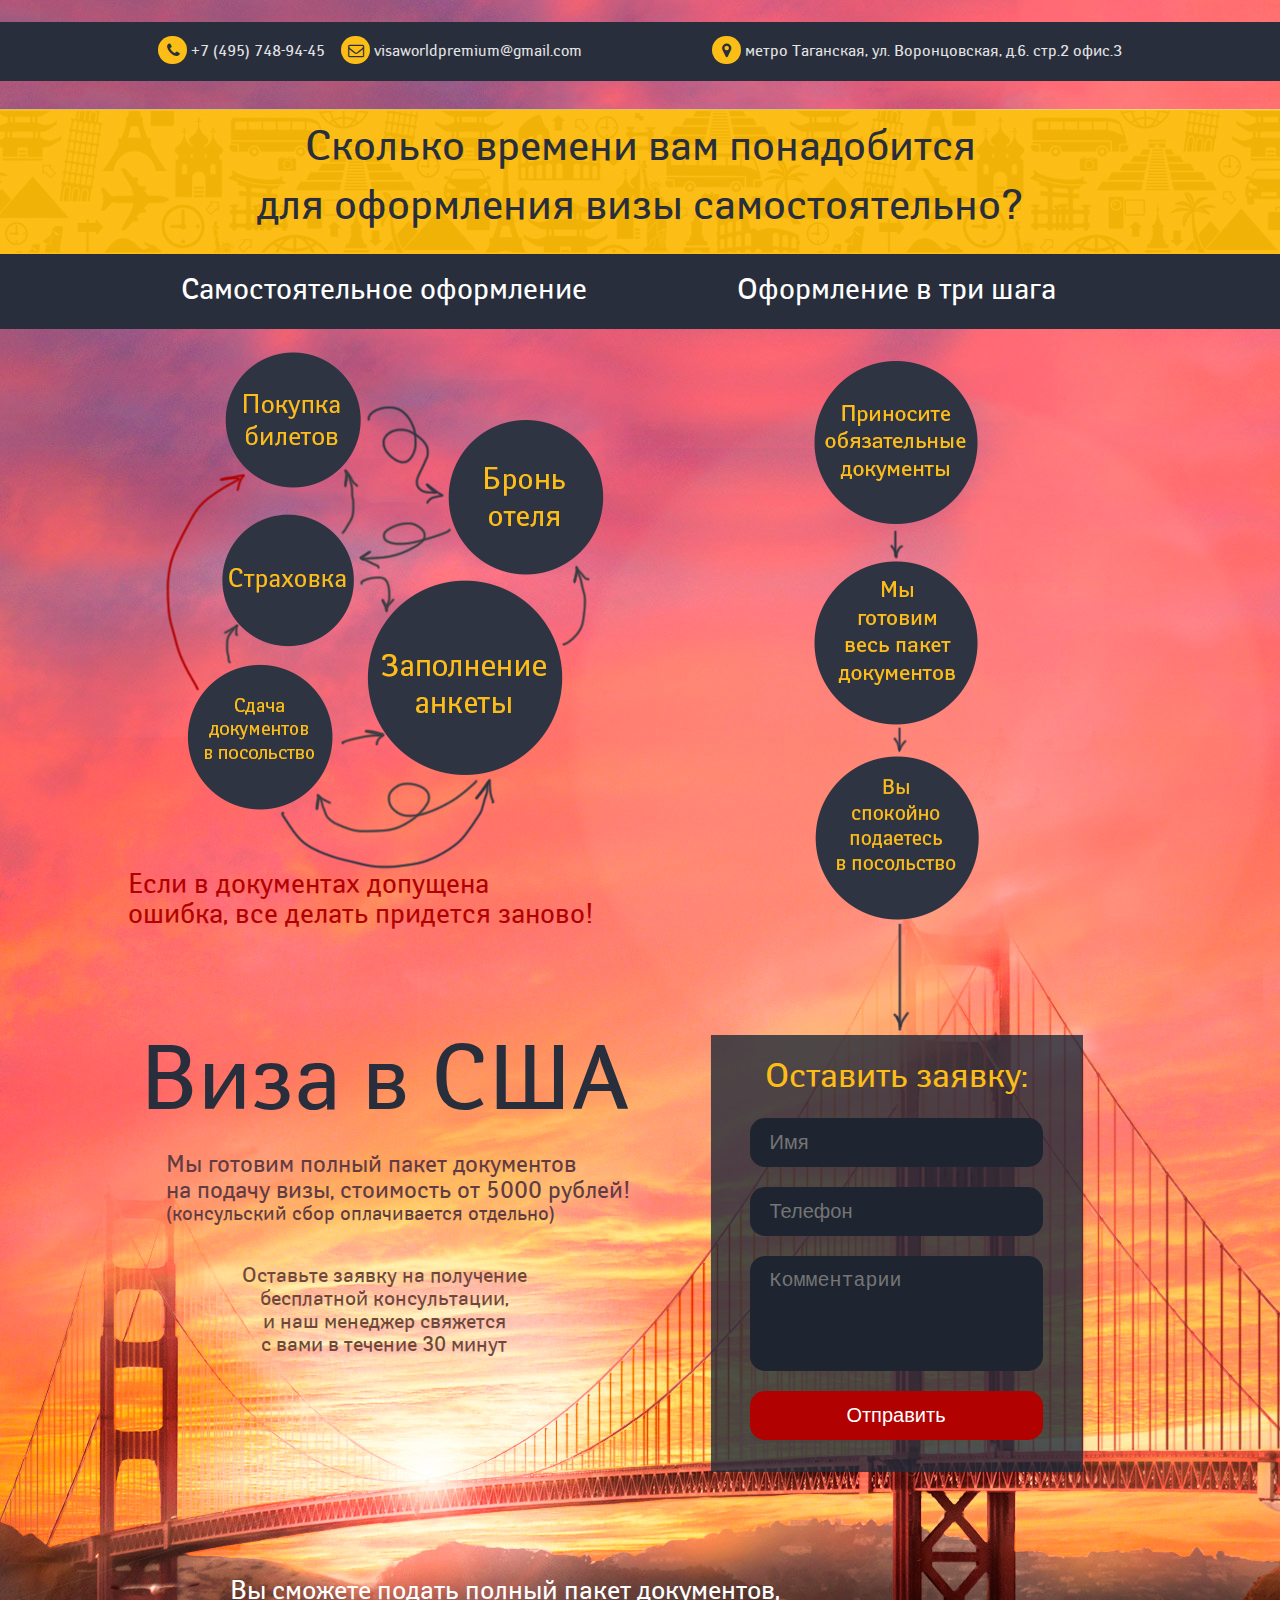
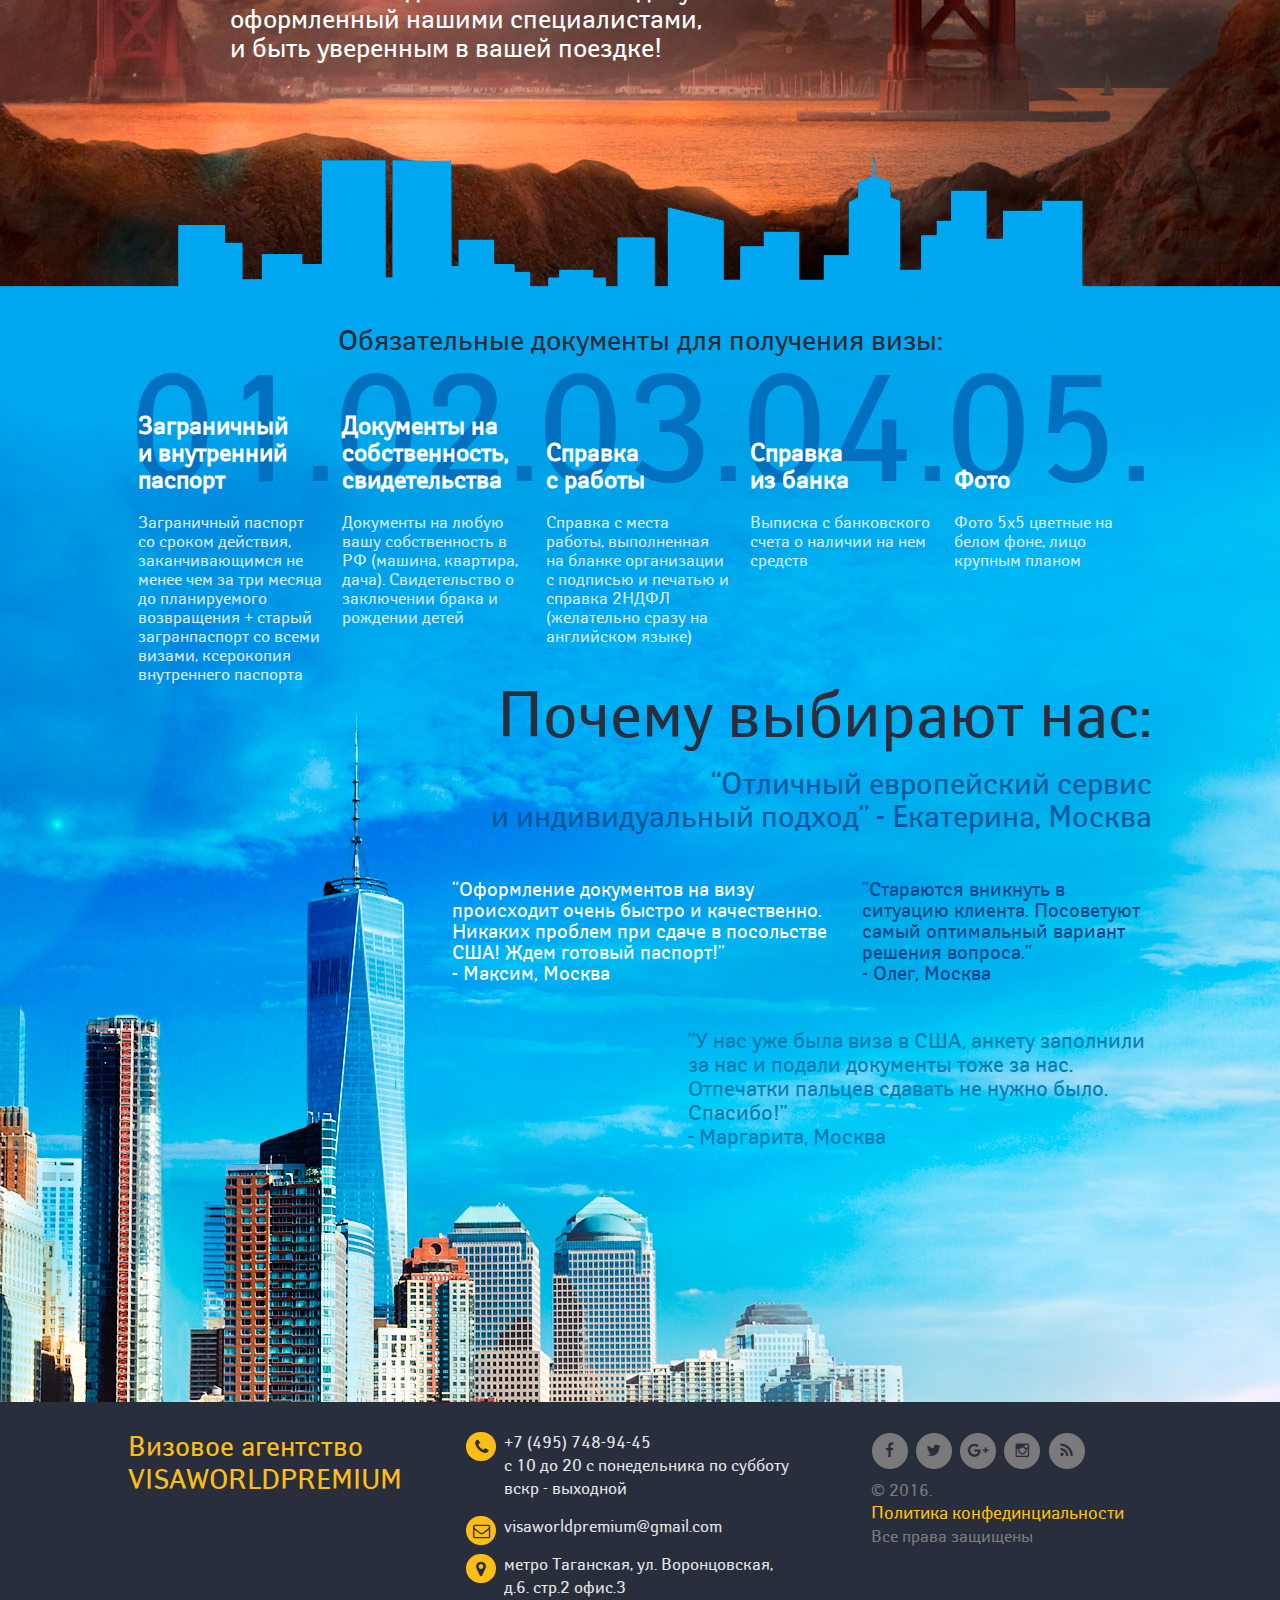
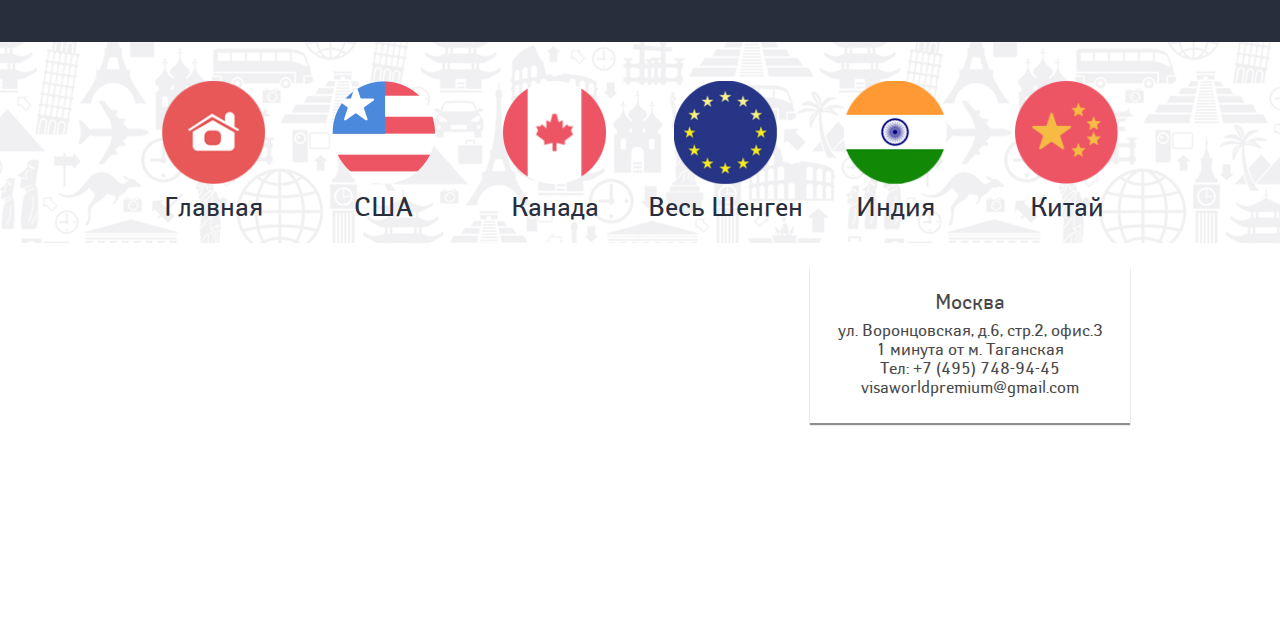
<file: usa/index.html>
<!DOCTYPE html PUBLIC "-//W3C//DTD XHTML 1.0 Transitional//EN" "http://www.w3.org/TR/xhtml1/DTD/xhtml1-transitional.dtd">
<html lang="ru-RU">
<head>
<meta charset="UTF-8" />
<title>США | VISAWORLDPREMIUM</title>
<link rel="stylesheet" type="text/css" media="all" href="../wp-content/themes/vwp2/style.css" />
<link rel="pingback" href="http://visaworldpremium.ru/xmlrpc.php" />

<!-- All in One SEO Pack 2.3.11.1 by Michael Torbert of Semper Fi Web Design[178,207] -->
<link rel="canonical" href="index.html" />
<!-- /all in one seo pack -->
<link rel='dns-prefetch' href='http://s0.wp.com' />
<link rel='dns-prefetch' href='http://s.w.org' />
		<script type="text/javascript">
			window._wpemojiSettings = {"baseUrl":"https:\/\/s.w.org\/images\/core\/emoji\/2.2.1\/72x72\/","ext":".png","svgUrl":"https:\/\/s.w.org\/images\/core\/emoji\/2.2.1\/svg\/","svgExt":".svg","source":{"concatemoji":"http:\/\/visaworldpremium.ru\/wp-includes\/js\/wp-emoji-release.min.js?ver=4.7.2"}};
			!function(a,b,c){function d(a){var b,c,d,e,f=String.fromCharCode;if(!k||!k.fillText)return!1;switch(k.clearRect(0,0,j.width,j.height),k.textBaseline="top",k.font="600 32px Arial",a){case"flag":return k.fillText(f(55356,56826,55356,56819),0,0),!(j.toDataURL().length<3e3)&&(k.clearRect(0,0,j.width,j.height),k.fillText(f(55356,57331,65039,8205,55356,57096),0,0),b=j.toDataURL(),k.clearRect(0,0,j.width,j.height),k.fillText(f(55356,57331,55356,57096),0,0),c=j.toDataURL(),b!==c);case"emoji4":return k.fillText(f(55357,56425,55356,57341,8205,55357,56507),0,0),d=j.toDataURL(),k.clearRect(0,0,j.width,j.height),k.fillText(f(55357,56425,55356,57341,55357,56507),0,0),e=j.toDataURL(),d!==e}return!1}function e(a){var c=b.createElement("script");c.src=a,c.defer=c.type="text/javascript",b.getElementsByTagName("head")[0].appendChild(c)}var f,g,h,i,j=b.createElement("canvas"),k=j.getContext&&j.getContext("2d");for(i=Array("flag","emoji4"),c.supports={everything:!0,everythingExceptFlag:!0},h=0;h<i.length;h++)c.supports[i[h]]=d(i[h]),c.supports.everything=c.supports.everything&&c.supports[i[h]],"flag"!==i[h]&&(c.supports.everythingExceptFlag=c.supports.everythingExceptFlag&&c.supports[i[h]]);c.supports.everythingExceptFlag=c.supports.everythingExceptFlag&&!c.supports.flag,c.DOMReady=!1,c.readyCallback=function(){c.DOMReady=!0},c.supports.everything||(g=function(){c.readyCallback()},b.addEventListener?(b.addEventListener("DOMContentLoaded",g,!1),a.addEventListener("load",g,!1)):(a.attachEvent("onload",g),b.attachEvent("onreadystatechange",function(){"complete"===b.readyState&&c.readyCallback()})),f=c.source||{},f.concatemoji?e(f.concatemoji):f.wpemoji&&f.twemoji&&(e(f.twemoji),e(f.wpemoji)))}(window,document,window._wpemojiSettings);
		</script>
		<style type="text/css">img.wp-smiley,
img.emoji {
	display: inline !important;
	border: none !important;
	box-shadow: none !important;
	height: 1em !important;
	width: 1em !important;
	margin: 0 .07em !important;
	vertical-align: -0.1em !important;
	background: none !important;
	padding: 0 !important;
}
</style>
<link rel='stylesheet' id='contact-form-7-css'  href='../wp-content/plugins/contact-form-7/includes/css/styles-ver=4.6.css' type='text/css' media='all' />
<link rel='stylesheet' id='jetpack_css-css'  href='../wp-content/plugins/jetpack/css/jetpack-ver=4.4.2.css' type='text/css' media='all' />
<script type='text/javascript' src='../wp-includes/js/jquery/jquery-ver=1.12.4.js'></script>
<script type='text/javascript' src='../wp-includes/js/jquery/jquery-migrate.min-ver=1.4.1.js'></script>
<link rel='https://api.w.org/' href='../wp-json/index.json' />
<link rel="EditURI" type="application/rsd+xml" title="RSD" href="../xmlrpc.php-rsd.xml" />
<link rel="wlwmanifest" type="application/wlwmanifest+xml" href="../wp-includes/wlwmanifest.xml" /> 
<meta name="generator" content="WordPress 4.7.2" />
<link rel='shortlink' href='http://wp.me/P8fleC-8' />
<link rel="alternate" type="application/json+oembed" href="../wp-json/oembed/1.0/embed-url=http---visaworldpremium.ru-usa-.json" />
<link rel="alternate" type="text/xml+oembed" href="../wp-json/oembed/1.0/embed-url=http---visaworldpremium.ru-usa-&amp;format=xml.xml" />

<link rel='dns-prefetch' href='http://v0.wordpress.com'>
<style type='text/css'>img#wpstats{display:none}</style>
<!-- Jetpack Open Graph Tags -->
<meta property="og:type" content="article" />
<meta property="og:title" content="США" />
<meta property="og:url" content="http://visaworldpremium.ru/usa/" />
<meta property="og:description" content="Посмотрите запись, чтобы узнать подробности." />
<meta property="article:published_time" content="2016-12-26T15:48:44+00:00" />
<meta property="article:modified_time" content="2016-12-26T15:48:58+00:00" />
<meta property="og:site_name" content="VISAWORLDPREMIUM" />
<meta property="og:image" content="https://s0.wp.com/i/blank.jpg" />
<meta property="og:locale" content="ru_RU" />
<meta name="twitter:card" content="summary" />
<meta name="twitter:description" content="Посмотрите запись, чтобы узнать подробности." />
	<meta name="format-detection" content="telephone=no">
	<meta name="format-detection" content="address=no">

<meta name="viewport" content="width=device-width, initial-scale=1">
<link rel="stylesheet" type="text/css" media="all" href="../wp-content/themes/vwp2/css/font-awesome.min.css" />
<meta name="description" content=" " />
<link rel="shortcut icon" type="image/x-icon" href="" />
<link rel="icon" type="image/x-icon" href="" />
<script src="http://api-maps.yandex.ru/2.1/?lang=ru_RU" type="text/javascript"></script>
<link href="https://fonts.googleapis.com/css?family=Roboto" rel="stylesheet">
</head>
<body>
<div class="wrapper">
<div class="home-usa">

<!--Top Contacts Start-->
<div class="top-contacts">
<div class="top-contacts-ins">
<div class="top-phone">
<i class="fa fa-phone" aria-hidden="true"></i> +7 (495) 748-94-45</div>
<div class="top-email">
<i class="fa fa-envelope-o" aria-hidden="true"></i> visaworldpremium@gmail.com</div>
<div class="top-adress">
<i class="fa fa-map-marker" aria-hidden="true"></i> метро Таганская, ул. Воронцовская, д.6. стр.2 офис.3</div>
</div>
</div>
<!--Top Contacts End-->

<!--Top Slogan Start-->
<div class="top-slogan">
<span>Сколько времени вам понадобится<br />
для оформления визы самостоятельно?</span>
</div>
<div class="top-slogans1">
<div class="top-slogans1-ins">
<div class="top-slogans1-left">
Самостоятельное оформление
</div>
<div class="top-slogans1-right">
Оформление в три шага
</div>
</div>
</div>
<!--Top Slogan End-->
<!--Steps Start-->
<div class="steps">
<div class="steps-left">
<div class="steps-title">Самостоятельное оформление</div>
<img src="../wp-content/themes/vwp2/images/circle-bg1-2.png" />
Если в документах допущена<br />
ошибка, все делать придется заново!
</div>
<div class="steps-right">
<div class="steps-title">Оформление в три шага</div>
<img src="../wp-content/themes/vwp2/images/circle-bg2-2.png" />
</div>
</div>
<!--Steps End-->

<!--Form Start-->
<div class="form-block">
<div class="form-left">
<span class="usa-title">Виза в США</span>

<span class="usa-subtitle">Мы готовим полный пакет документов<br />
на подачу визы, стоимость от 5000 рублей!</span>
<span class="usa-subtitle-small">(консульский сбор оплачивается отдельно)</span>

<span class="usa-messag">Оставьте заявку на получение<br />
бесплатной консультации,<br />
и наш менеджер свяжется<br />
с вами в течение 30 минут</span>
</div>
<div class="form-right">
<div class="form-item">
<div class="form-item-ins">
Оставить заявку:
<form action="../mail.php.html" method="post" onsubmit="yaCounter42616294.reachGoal('usa'); return true;">
<div class="order__input">
<input type="text" class="input" name="name" placeholder="Имя" required>
</div>
<div class="order__input">
<input type="text" class="input" name="phone" placeholder="Телефон" required>
<input type="hidden" class="" value="Заявка с сайта. Страница США" name="type">
</div>
<div class="order__input">
<textarea name="time" class="textarea" placeholder="Комментарии"></textarea>
</div>
<div class="order__input">
<input type="submit" class="submit" value="Отправить">
</div>
</form>
</div>
</div>

</div>
<div class="under-form-title">
Вы сможете подать полный пакет документов,<br />
оформленный нашими специалистами,<br />
и быть уверенным в вашей поездке!
</div>
</div>
<!--Form End-->

</div>
<div class="home-usa2">

<div class="usa2-title">Обязательные документы для получения визы:</div>
<div class="usa2-numbers">

<div class="number-item">
<div class="number-cif">01.</div>
<div class="number-desc">
<strong>Заграничный<br />и внутренний паспорт</strong><br />
Заграничный паспорт
со сроком действия,
заканчивающимся
не менее чем за три
месяца до планируемого
возвращения + старый
загранпаспорт со всеми
визами, ксерокопия
внутреннего паспорта
</div>
</div>

<div class="number-item">
<div class="number-cif">02.</div>
<div class="number-desc">
<strong>Документы на собственность, свидетельства</strong><br />
Документы на любую
вашу собственность
в РФ (машина,
квартира, дача). 
Свидетельство о
заключении брака
и рождении детей
</div>
</div>

<div class="number-item">
<div class="number-cif">03.</div>
<div class="number-desc">
<strong>Справка<br />с работы</strong><br />
Справка с места работы,
выполненная на бланке
организации с подписью
и печатью и справка
2НДФЛ (желательно
сразу на английском
языке)
</div>
</div>

<div class="number-item">
<div class="number-cif">04.</div>
<div class="number-desc">
<strong>Справка<br />из банка</strong><br />
Выписка с банковского
счета о наличии на нем
средств
</div>
</div>

<div class="number-item">
<div class="number-cif">05.</div>
<div class="number-desc">
<strong>Фото</strong><br />
Фото 5х5 цветные
на белом фоне, лицо
крупным планом
</div>
</div>
<div style="clear:both;"></div>
</div>

<div class="usa2-title2">Почему выбирают нас:</div>
<div class="usa2-subtitle2">“Отличный европейский сервис<br />
и индивидуальный подход” - Екатерина, Москва</div>

<div class="usa2-tworev">
<div class="tworev-item2">
“Стараются вникнуть в ситуацию
клиента. Посоветуют самый
оптимальный вариант решения
вопроса.”<br />
- Олег, Москва
</div>
<div class="tworev-item1">
“Оформление документов на визу
происходит очень быстро и качественно.
Никаких проблем при сдаче в посольстве
США! Ждем готовый паспорт!”<br />
- Максим, Москва
</div>
<div style="clear:both;"></div>
</div>

<div class="usa2-tworev2">“У нас уже была виза в США, анкету заполнили
за нас и подали документы тоже за нас.
Отпечатки пальцев сдавать не нужно было.
Спасибо!”<br />
- Маргарита, Москва</div>

<div style="clear:both;"></div>
</div>
<div class="footer">

<!--Footer Informations Start-->

<div class="footer-ins">
<div class="footer-item1">
Визовое агентство<br />
VISAWORLDPREMIUM</div>
<div class="footer-item2">
<div class="footer-item2-ins">
<i class="fa fa-phone" aria-hidden="true"></i> +7 (495) 748-94-45<br />
<span>с 10 до 20 с понедельника по субботу<br />
вскр - выходной</span>
<div class="clear3"></div>
<i class="fa fa-envelope-o" aria-hidden="true"></i> visaworldpremium@gmail.com<div class="clear3"></div>
<i class="fa fa-map-marker" aria-hidden="true"></i> метро Таганская, ул. Воронцовская,<br /> <span>д.6. стр.2 офис.3</span></div>
</div>
<div class="footer-item3">
<div class="footer-item3-ins">
<img src="../wp-content/themes/vwp2/images/soc.jpg" />
<div>© 2016.<br />
<a href="index.html#">Политика конфединциальности</a><br />
Все права защищены</div></div>
</div>
</div>
<!--Footer Informations End-->

</div>

<!--Lands Start-->

<div class="lands-bg2">
<div class="lands-bg-ins2">

<div class="lands-item2">
<a href="../index.html" title="Главная"><img src="../wp-content/themes/vwp2/images/home.png" /><span>Главная</span></a></div>
<div class="lands-item2">
<a href="index.html" title="США"><img src="../wp-content/themes/vwp2/images/usa.png" /><span>США</span></a></div>
<div class="lands-item2">
<a href="../canada/index.html" title="Канада"><img src="../wp-content/themes/vwp2/images/canada.png" /><span>Канада</span></a></div>
<div class="lands-item2">
<a href="../shengen/index.html" title="Весь Шенген"><img src="../wp-content/themes/vwp2/images/eu.png" /><span>Весь Шенген</span></a></div>
<div class="lands-item2">
<a href="../india/index.html" title="Индия"><img src="../wp-content/themes/vwp2/images/india.png" /><span>Индия</span></a></div>
<div class="lands-item2">
<a href="../china/index.html" title="Китай"><img src="../wp-content/themes/vwp2/images/kitai.png" /><span>Китай</span></a></div>
<div style="clear:both;"></div>
</div>
</div>
<!--Lands End-->

<div class="footer-map">
<div class="cnt">
				<div class="map__block">
					<p><b>Москва</b></p>
<p>ул. Воронцовская, д.6, стр.2, офис.3<br />1 минута от м. Таганская<br />Тел: +7 (495) 748-94-45<br />visaworldpremium@gmail.com</p>				</div>
</div>
<div id="map" style="width: 100%; height: 393px;"></div>
<script type="text/javascript">
    ymaps.ready(init);
    var myMap,
        myPlacemark;

    function init(){     
        myMap = new ymaps.Map("map", {
            center: [55.739504, 37.654960],
            zoom: 17,
			controls: []
        });

        myPlacemark = new ymaps.Placemark([55.739504, 37.654960], { 
			hintContent: 'Визовое агентство VISAWORLDPREMIUM', 
            balloonContent: 'метро Таганская, ул. Воронцовская, д.6, стр.2, офис.3'
        },
		{preset: 'islands#blueDotIcon'});

        myMap.geoObjects.add(myPlacemark);
    }
	
</script>
</div>
</div>
	<div style="display:none">
	</div>
<script type='text/javascript' src='../wp-includes/js/comment-reply.min-ver=4.7.2.js'></script>
<script type='text/javascript' src='../wp-content/plugins/contact-form-7/includes/js/jquery.form.min-ver=3.51.0-2014.06.20.js'></script>
<script type='text/javascript'>
/* <![CDATA[ */
var _wpcf7 = {"recaptcha":{"messages":{"empty":"\u041f\u043e\u0436\u0430\u043b\u0443\u0439\u0441\u0442\u0430 \u043f\u043e\u0434\u0442\u0432\u0435\u0440\u0434\u0438\u0442\u0435, \u0447\u0442\u043e \u0412\u044b - \u043d\u0435 \u0440\u043e\u0431\u043e\u0442."}}};
/* ]]> */
</script>
<script type='text/javascript' src='../wp-content/plugins/contact-form-7/includes/js/scripts-ver=4.6.js'></script>
<script type='text/javascript' src='http://s0.wp.com/wp-content/js/devicepx-jetpack.js?ver=201706'></script>
<script type='text/javascript' src='../wp-includes/js/wp-embed.min-ver=4.7.2.js'></script>
<script type='text/javascript' src='http://stats.wp.com/e-201706.js' async defer></script>
<script type='text/javascript'>
	_stq = window._stq || [];
	_stq.push([ 'view', {v:'ext',j:'1:4.4.2',blog:'121867238',post:'8',tz:'3',srv:'visaworldpremium.ru'} ]);
	_stq.push([ 'clickTrackerInit', '121867238', '8' ]);
</script>
<!-- Yandex.Metrika counter -->
<script type="text/javascript">
    (function (d, w, c) {
        (w[c] = w[c] || []).push(function() {
            try {
                w.yaCounter42616294 = new Ya.Metrika({
                    id:42616294,
                    clickmap:true,
                    trackLinks:true,
                    accurateTrackBounce:true,
                    webvisor:true
                });
            } catch(e) { }
        });

        var n = d.getElementsByTagName("script")[0],
            s = d.createElement("script"),
            f = function () { n.parentNode.insertBefore(s, n); };
        s.type = "text/javascript";
        s.async = true;
        s.src = "https://mc.yandex.ru/metrika/watch.js";

        if (w.opera == "[object Opera]") {
            d.addEventListener("DOMContentLoaded", f, false);
        } else { f(); }
    })(document, window, "yandex_metrika_callbacks");
</script>
<noscript><div><img src="https://mc.yandex.ru/watch/42616294" style="position:absolute; left:-9999px;" alt="" /></div></noscript>
<!-- /Yandex.Metrika counter -->
</body>
</html>
</file>
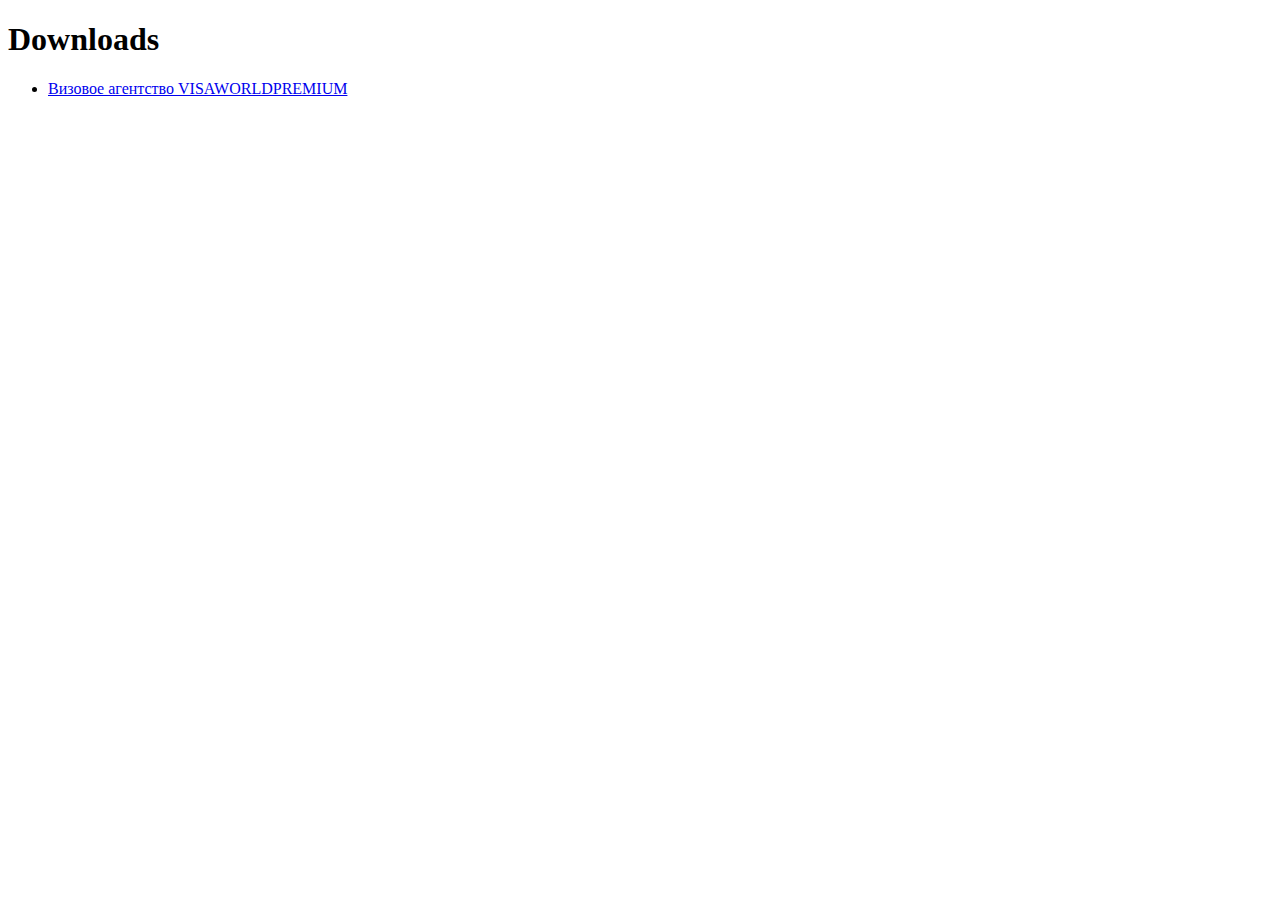
<file: _downloads.html>
<!DOCTYPE html>
<html>
	<head>
		<meta charset="UTF-8">
        <title> Downloads </title>
    </head>
    <body>
        <h1> Downloads </h1>
        <ul>
            <li><a id="http://visaworldpremium.ru/" href="index.html"> Визовое агентство VISAWORLDPREMIUM </a></li>
        </ul>
    </body>
</html>
</file>
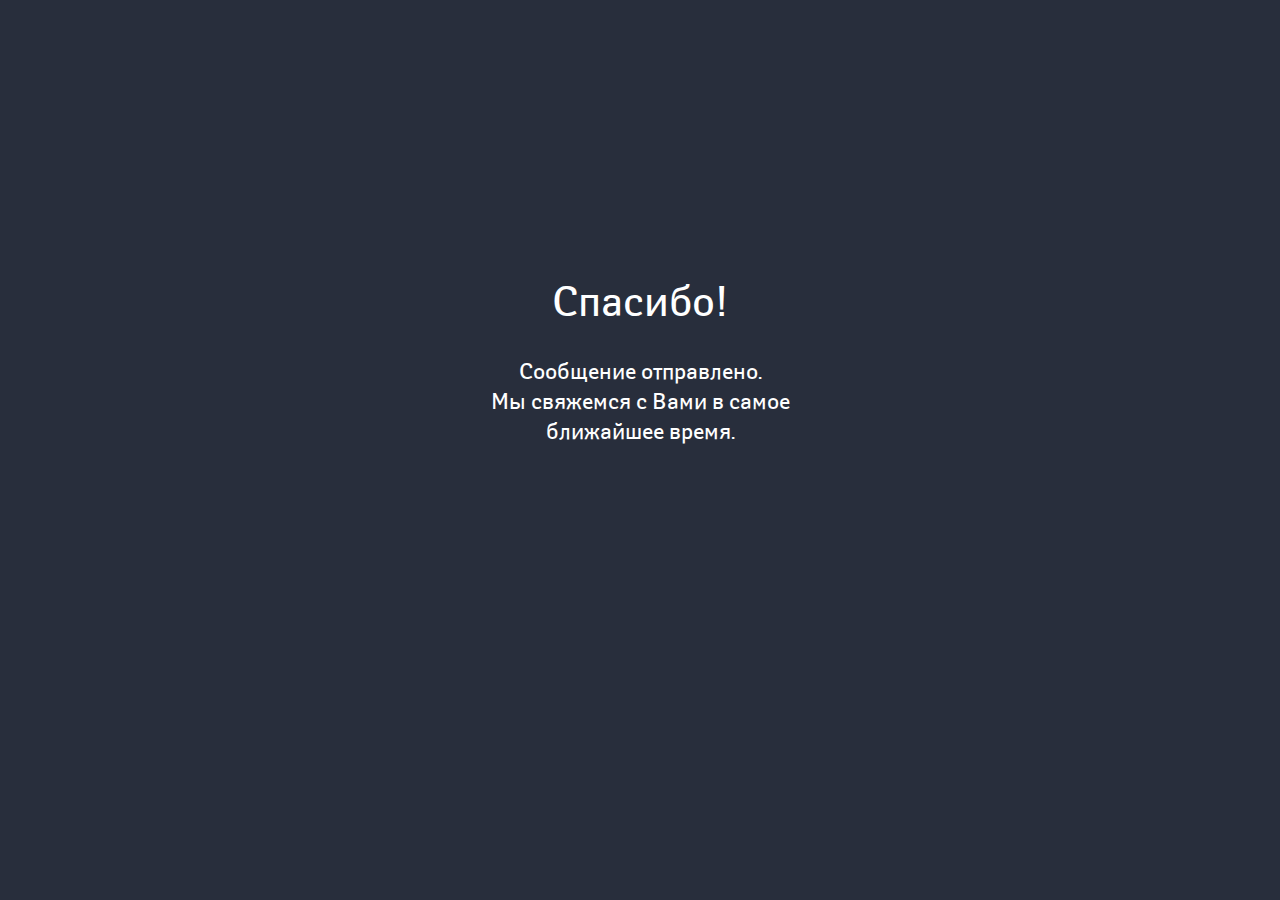
<file: mail.php.html>
<!DOCTYPE HTML PUBLIC "-//W3C//DTD HTML 4.01 Transitional//EN" "http://www.w3.org/TR/html4/loose.dtd">
<html>
<head>
<meta http-equiv="Content-Type" content="text/html; charset=UTF-8">
<meta http-equiv="refresh" content="3; url='index.html'">
<title>С вами свяжутся</title>
<meta name="generator">
<style type="text/css">@font-face {
    font-family: YanusC;
    src: url("wp-content/themes/vwp2/fonts/yanusc.otf");
	src: url("wp-content/themes/vwp2/fonts/pt_yanus_cyrillic.ttf");
   }
body {background-color:#282e3c; font-family: YanusC, sans-serif;}
.parent {
    width: 100%;
    height: 100%;
    position: absolute;
    top: 0;
    left: 0;
    overflow: auto;
}

.block {
    width: 400px;
    height: 400px;
    position: absolute;
    top: 0;
    right: 0;
    bottom: 0;
    left: 0;
    margin: auto;
	color:#ffffff; font-size:23px; line-height:30px; text-align:center;
}
h1 {color:#ffffff; font-size:43px; line-height:50px; font-weight:normal;}
</style>
<script type="text/javascript">
setTimeout('location.replace("http://visaworldpremium.ru/")', 3000);
/*Изменить текущий адрес страницы через 3 секунды (3000 миллисекунд)*/
</script> 
</head>
<body>

<div class="parent">
    <div class="block">
<h1>Спасибо!</h1>
Сообщение отправлено.<br />
Мы свяжемся с Вами в самое ближайшее время.
</div>
</div>
</file>
<file: wp-content/themes/vwp2/style.css>
/*
Theme Name: VISAWORLDPREMIUM
Theme URI: http://visaworldpremium.ru
Description: Тема для сайта Визового агентства VISAWORLDPREMIUM
Version: 1.0
Author: Q333
Author URI: http://visaworldpremium.ru
*/
@font-face {
    font-family: YanusC;
    src: url("fonts/yanusc.otf");
	src: url("fonts/pt_yanus_cyrillic.ttf");
   }
* {
	outline: none;
	margin: 0;
	padding: 0;
	-webkit-box-sizing: border-box;
	   -moz-box-sizing: border-box;
	        box-sizing: border-box;
}

body { background-color:#282E3C;
	margin: 0;
	font-family: YanusC, sans-serif;
	font-size: 16px;
	color: #ffffff;
}

a{color:#fcbe16; text-decoration: none; font-family: YanusC, sans-serif; font-size: 16px; outline: none;}
a:hover{color:#fcbe16; text-decoration: underline; font-family: YanusC, sans-serif; font-size: 16px; outline: none;}

img {border:0}
a img {border:0}
div {overflow:visible;}
input, textarea { outline:none; }
input:active, textarea:active { outline:none; }
:focus { outline:none; }

.clear1 {width:100%; height:5px; clear:both;}
.clear2 {width:100%; height:10px;}
.clear3 {width:100%; height:15px;}
.clear4 {width:100%; height:20px;}
.clear5 {width:100%; height:30px;}

.wrapper {max-width:1600px; min-width:1024px; height:auto; display:block; margin:0 auto;}
.home-main {background: url("images/home-bg.jpg") center top no-repeat; max-width:1600px; min-width:1024px; height:2012px; display:block; margin:0 auto; padding-top:22px;}



.top-contacts {background-color:#282e3c; width:100%; height:59px; display:block; margin-bottom:28px;}
.top-contacts-ins {width:1024px; font-family: YanusC, sans-serif; display:block; color:#e2e2e3; font-size:16px; line-height:59px; margin:0 auto;}
.top-contacts-ins a{color:#e2e2e3; font-size:16px; line-height:59px; text-decoration: none;}
.top-contacts-ins i {width:29px; color:#282e3c; background-color:#fcbe16; border-radius: 5px; border-radius: 18px;}
.fa-phone {padding: 6px 0px 6px 9px;}
.fa-envelope-o {padding: 6px 0px 6px 7px;}
.fa-map-marker {padding: 6px 10px 6px 10px;}
.top-phone {width:213px; float:left; padding-left:30px;}
.top-email {width:269px; float:left;}
.top-adress {width:482px; float:right; text-align:right; padding-right:30px;}

.top-slogan {background: url("images/yellow-bg.jpg") center top no-repeat #fcbe16; max-width:1600px; min-width:1024px; height:145px; text-align:center; color:#282e3c; font-size:43px; line-height:59px;}
.top-slogan span {padding-top:10px; display:block;}

.top-slogans1 {background-color:#282e3c; width:100%; height:75px; display:block;}
.top-slogans1-ins {width:1024px; font-family: YanusC, sans-serif; display:block; color:#ffffff; font-size:30px; line-height:75px; margin:0 auto;}
.top-slogans1-left {width:512px; float:left; text-align:center;}
.top-slogans1-right {width:512px; float:right; text-align:center;}

.steps {width:1024px; display:block; margin:0 auto; height:auto; color:#b10101; text-align:left; font-size:28px; clear:both;}
.steps-left {width:512px; height:auto; float:left;}
.steps-left img {width:439px; height:518px; border:0; margin:23px auto 0 auto; display:block;}
.steps-right {width:512px; height:auto; float:right;}
.steps-right img {width:165px; height:671px; border:0; margin:32px auto 0 auto; display:block;}

.steps-title {display:none;}

.form-block {width:1024px; display:block; margin:0 auto; height:auto; color:#282e3c; text-align:center; font-size:53px; clear:both; padding-top:3px;}
.form-left {width:512px; height:auto; float:left;}
.form-right {width:512px; height:auto; float:right;}
.form-item {background: url("images/form-bg.png") center top repeat-y; width:373px; min-height:437px; text-align:center; color:#fcbe16; font-size:35px; line-height:40px; display:block; margin:0 auto;}
.form-item2 {background: url("images/form-bg.png") center top repeat-y; width:373px; min-height:437px; text-align:center; color:#fc6c85; font-size:35px; line-height:40px; display:block; margin:0 auto;}
.form-item3 {background: url("images/form-bg.png") center top repeat-y; width:373px; min-height:437px; text-align:center; color:#53a6fc; font-size:35px; line-height:40px; display:block; margin:0 auto;}
.form-item-ins {padding:23px 40px 23px 40px; width:100%;}
.form-item-ins form{font-size:14px; line-height:18px;}
.form-mess {color:#1e2325; text-align:center; font-size:21px; padding-top:25px;}



form .input {background-color:#1f2431; width:100%; border:0; border-radius:15px; color:#757a85; font-size:20px; padding:13px 20px;}
form .textarea {background-color:#1f2431; width:100%; height:115px; border:0; border-radius:15px; color:#757a85; font-size:20px; padding:13px 20px;}
form .order__input {padding-top:20px;}
form .submit {background-color:#b10101; width:100%; border:0; border-radius:15px; color:#ffffff; font-size:20px; padding:13px 20px; text-align:center;  cursor:pointer;}

.home-middle {background: url("images/fly-bg.jpg") center top no-repeat; max-width:1600px; min-width:1024px; height:973px; display:block; margin:0 auto;}


.lands-title {width:1024px; color:#dde7ff; font-size:33px; padding:50px 0px; display:block; margin:0 auto; text-align:center;}
.lands-items {width:1024px; display:block; margin:0 auto; color:#ffffff; font-size:23px; text-align:center; clear:both;}
.lands-items a{color:#ffffff; font-size:23px; text-decoration: none;}
.lands-item {width:204px; height:auto; float:left; padding-bottom:20px;}
.lands-item img {width:103px; height:103px; border:0; margin-bottom:10px;}
.lands-item span {display:block;}

.pref-blocks {width:1024px; font-size:28px; padding:50px 0px; display:block; margin:0 auto; clear:both;}
.pref-block1 {width:512px; height:auto; float:left; text-align:left;}
.pref-block2 {width:512px; height:auto; float:right; text-align:right;}

.pref-title {font-size:57px; line-height:56px; color:#0041da; display:block; margin:0 0 70px 10px;}
.pref-subtitle1 {font-size:28px; line-height:30px; color:#0090ff; display:block; text-align:right; margin-right:80px;}
.pref-subtitle2 {font-size:26px; line-height:33px; color:#00b6ff; display:block; margin:50px 50px 0 120px;}

.footer {background-color:#282e3c; max-width:1600px; min-width:1024px; height:240px; display:block; margin:0 auto;}

.footer-ins {width:1024px; font-size:17px; padding:30px 0px; display:block; margin:0 auto; clear:both; text-align:left;}

.footer-item1 {width:33%; height:auto; float:left; font-size:28px; line-height:33px; color:#fcbe16; text-align:left;}
.footer-item2 {width:33%; height:auto; float:left; font-size:17px; line-height:23px; color:#e2e2e3; text-align:left;}
.footer-item2 span {display:block; padding-left:35px;}
.footer-item2-ins {width:341px; height:auto; display:block; margin:0 auto;}
.footer-item3 {width:33%; height:auto; float:left; font-size:17px; line-height:23px; color:#7a7a7a; text-align:right;}
.footer-item3 span {color:#fcbe16;}
.footer-item3 a {color:#fcbe16; font-size:18px; line-height:23px; text-decoration: none;}
.footer-item3 a:hover {color:#fcbe16; font-size:18px; line-height:23px; text-decoration: underline;}
.footer-item3-ins {width:271px; height:auto; display:block; margin-left:auto; text-align:left;}
.footer-item3-ins img{display:block; padding-bottom:10px;}

.footer-ins i {width:30px; color:#282e3c; background-color:#fcbe16; border-radius: 5px; border-radius: 18px;}

.footer-map {background-color: #fff; max-width:1600px; min-width:1024px; height:393px; display:block; margin:0 auto; position: relative;}
.footer-map  .cnt {
	z-index: 100;
}
#map {
	position: absolute;
	top: 0;
	bottom: 0;
	left: 0;
	right: 0;
}
.map__block {
	width: 320px;
	padding: 25px;
	text-align:center;
	z-index: 100;
	background-color: #fff;
	position: absolute;
	top: 24px;
	right: 150px;
	color: #1b1b1b;
	font-family: YanusC, sans-serif;
	font-size: 17px;
	opacity: 0.8;
    filter: alpha(Opacity=80);
	box-shadow: 0 2px 1px rgba(0,0,0, 0.55);
	-moz-box-shadow: 0 2px 1px rgba(0,0,0, 0.55);
	-webkit-box-shadow: 0 2px 1px rgba(0,0,0, 0.55)
	line-height: 18px;
	font-weight: 300;
}
.map__block b {font-size: 21px; margin-bottom:7px; display:block;}

.lands-bg2 {background: url("images/icon-bg.png") center top no-repeat; max-width:1600px; min-width:1024px; height:auto; display:block; margin:0 auto;}
.lands-bg-ins2 {width:1024px; display:block; margin:0 auto; text-align:center; padding-top:39px; clear:both; color:#282e3c; font-size:27px;}
.lands-item2 {width:170px; height:auto; float:left; padding-bottom:20px; text-align:center;}
.lands-item2 a {color:#282e3c; font-size:27px; display:block;}
.lands-item2 a:hover {text-decoration:none;}
.lands-item2 img {margin-bottom:10px; width:103px; height:103px;}
.lands-item2 span {display:block;}

    /* USA Start */

.home-usa {background: url("images/usa-bg1.jpg") center top no-repeat; max-width:1600px; min-width:1024px; height:1886px; display:block; margin:0 auto; padding-top:22px;}
.home-usa2 {background: url("images/usa-bg2.jpg") center bottom no-repeat #03a5ec; max-width:1600px; min-width:1024px; min-height:1116px; display:block; margin:0 auto;}

.form-left span.usa-title {color:#282e3c; text-align:center; font-size:92px; display:block;}
.form-left span.usa-subtitle {color:#613c42; text-align:left; font-size:24px; display:block; padding-left:38px; padding-top:20px;}
.form-left span.usa-subtitle-small {color:#613c42; text-align:left; font-size:20px; display:block; padding-left:38px; padding-top:0px;}
.form-left span.usa-messag {color:#6f473b; text-align:center; padding-top:40px; font-size:21px; display:block;}

.under-form-title {width:100%; color:#ffffff; text-align:left; font-size:27px; display:block; padding-left:102px; padding-top:105px; clear:both;}

.usa2-title {width:100%; color:#282e3c; text-align:center; font-size:29px; padding-top:40px; padding-bottom:15px;}

.usa2-numbers {width:1024px; display:block; height:auto; position: relative; margin:0 auto;}
.number-item {width:204px; display:block; height:auto; position: relative; float:left;}
.number-cif {width:100%; position: absolute; color:#0171bf; font-family: Calibri, YanusC, sans-serif; text-align:left; font-size:152px; line-height:132px;}
.number-desc {width:100%; z-index:1000; color:#d4eaff; text-align:left; font-size:17px; position: inherit; padding:0 10px;}
.number-desc strong {color:#ffffff; z-index:1000; font-size:25px; font-weight:bold; display:table-cell; padding-top:30px; height:122px; vertical-align: bottom;}

.usa2-title2 {width:1024px; color:#282e3c; text-align:right; font-size:65px; padding-bottom:15px; margin:0 auto;}
.usa2-subtitle2 {width:1024px; color:#02599c; text-align:right; font-size:31px; display:block; padding-bottom:45px; margin:0 auto;}
.usa2-tworev {width:1024px; height:auto; color:#014789; text-align:left; font-size:20px; display:block; padding-bottom:45px; margin:0 auto;}
.tworev-item1 {float:right; width:410px; color:#ffffff; padding-right:30px;}
.tworev-item2 {float:right; width:290px;}
.usa2-tworev2 {width:1024px; color:#097caf; text-align:left; font-size:22px; display:block; padding-left: 560px; padding-bottom:15px; margin:0 auto;}

    /* USA End */
	
	/* Shengen Start */

.home-shengen {background: url("images/shengen-bg1.jpg") center -6px no-repeat; max-width:1600px; min-width:1024px; height:1895px; display:block; margin:0 auto; padding-top:22px;}
.home-shengen2 {background: url("images/shengen-bg2.jpg") center bottom no-repeat #288df4; max-width:1600px; min-width:1024px; min-height:1101px; display:block; margin:0 auto;}
.steps-right img.breit {width:358px; height:665px; border:0;}

.form-mess2 {color:#c1c1c1; text-align:center; font-size:21px; padding-top:25px;}

.form-left span.shen-title {color:#282e3c; text-align:right; font-size:80px; display:block; padding-bottom:295px;}
.form-left span.shen-subtitle {color:#fcbe16; text-align:right; font-size:24px; display:block;}
.form-left span.shen-subtitle-small {color:#fcbe16; text-align:right; font-size:20px; display:block; padding-top:0px;}
.under-form-title2 {width:100%; color:#ffffff; text-align:left; font-size:24px; line-height:28px; display:block; padding-top:55px; clear:both;}

.shen2-title2 {width:1024px; color:#282e3c; text-align:left; font-size:65px; padding:40px 0 15px 30px; margin:0 auto;}
.shen2-subtitle2 {width:1024px; color:#02599c; text-align:right; font-size:31px; display:block; padding-bottom:45px; padding-top:20px; margin:0 auto;}
.shen2-subtitle2-ins {width:760px; text-align:right; padding-left:20px;}
.shen2-tworev {width:1024px; height:auto; text-align:left; display:block; margin:0 auto;}
.shen2-tworev-ins {width:770px; height:auto; padding-left:20px;}
.shen2-tworev-item1 {float:left; width:249px; color:#ffffff; padding-right:30px; font-size:20px; line-height:25px;}
.shen2-tworev-item2 {float:left; width:249px; color:#1471c6; padding-right:30px; font-size:20px; line-height:25px;}
.shen2-tworev-item3 {float:left; width:249px; color:#014789; font-size:20px; line-height:25px;}


	/* Shengen End */
	
	/* UK Start */
	
.home-uk {background: url("images/london-bg1.jpg") center top no-repeat; max-width:1600px; min-width:1024px; height:1901px; display:block; margin:0 auto; padding-top:22px;}
.home-uk2 {background: url("images/london-bg2.jpg") center bottom no-repeat #288df4; max-width:1600px; min-width:1024px; min-height:1102px; display:block; margin:0 auto;}	

.form-left span.uk-title {color:#282e3c; text-align:right; font-size:80px; display:block;}
.uk-title-right {padding-right:135px;}
.form-left span.uk-subtitle {color:#fcbe16; text-align:right; font-size:24px; display:block; padding-top:319px;}
.form-left span.uk-subtitle-small {color:#fcbe16; text-align:right; font-size:20px; display:block; padding-top:0px;}

.under-form-title3 {width:100%; color:#ffffff; text-align:center; font-size:27px; display:block; padding-left:102px; padding-top:55px; clear:both;}

.uk2-subtitle2 {width:1024px; color:#02599c; text-align:left; font-size:31px; display:block; padding-bottom:45px; margin:0 auto; padding-left:100px;}
.uk2-tworev {width:1024px; height:auto; color:#014789; text-align:left; font-size:20px; display:block; padding-bottom:45px; margin:0 auto;}
.uk2-tworev-item1 {float:right; width:410px; color:#ffffff; padding-right:30px; font-size:21px; line-height:24px;}
.uk2-tworev-item2 {float:right; width:290px; font-size:21px; line-height:24px; margin-right:130px;}
	
	/* UK End */

	/* Canada Start */
	
.home-canada {background: url("images/canada-bg1.jpg") center top no-repeat; max-width:1600px; min-width:1024px; height:2223px; display:block; margin:0 auto; padding-top:22px;}
.home-canada2 {background: url("images/canada-bg2.jpg") center bottom no-repeat #1e1e1e; max-width:1600px; min-width:1024px; min-height:780px; display:block; margin:0 auto;}

.form-left span.can-title {color:#282e3c; text-align:right; font-size:97px; display:block; padding-bottom:0px; line-height:90px;}
.can-title-right {padding-right:270px;}
.form-left span.can-subtitle {color:#ffffff; text-align:left; font-size:24px; display:block; padding-top:175px; line-height:28px;}
.form-left span.can-subtitle-small {color:#ffffff; text-align:left; font-size:20px; line-height:24px; display:block; padding-top:0px;}
.under-form-title2 {width:100%; color:#ffb6c2; text-align:right; font-size:24px; line-height:32px; display:block; padding-top:55px; clear:both;}

.can2-title2 {width:1024px; color:#fe93a4; text-align:left; font-size:65px; padding:190px 0 15px 30px; margin:0 auto;}
.can2-tworev {width:1024px; height:auto; text-align:left; display:block; margin:0 auto;}
.can2-rew-item1 {width:462px; height:auto; color:#ffffff; text-align:left; font-size:19px; line-height:24px; display:block; padding-left:30px;}
.can2-rew-item2 {width:512px; height:auto; color:#fbb2e0; text-align:right; float:right; font-size:31px; line-height:36px; display:block; margin-top:-80px;}

.can2-title {width:100%; color:#9cc9f2; text-align:center; font-size:29px; padding-top:40px; padding-bottom:15px;}

.can2-numbers {width:1024px; display:block; height:auto; position: relative; margin:0 auto;}
.number-item2 {width:204px; display:block; height:auto; position: relative; float:left;}
.number-cif2 {width:100%; position: absolute; color:#9b4665; font-family: Calibri, YanusC, sans-serif; text-align:left; font-size:152px; line-height:132px;}
.number-desc2 {width:100%; z-index:1000; color:#d4eaff; text-align:left; font-size:17px; position: inherit; padding:0 10px;}
.number-desc2 strong {color:#ffffff; z-index:1000; font-size:25px; font-weight:bold; display:table-cell; padding-top:30px; height:122px; vertical-align: bottom;}
	
	/* Canada End */
	
	/* China Start */
	
.home-china {background: url("images/china-bg1.jpg") center top no-repeat; max-width:1600px; min-width:1024px; height:1920px; display:block; margin:0 auto; padding-top:22px;}
.home-china2 {background: url("images/china-bg2.jpg") center bottom no-repeat #1d2167; max-width:1600px; min-width:1024px; min-height:1083px; display:block; margin:0 auto;}	

.form-left span.china-title {color:#282e3c; text-align:right; font-size:97px; display:block; padding-bottom:0px; line-height:90px;}
.china-title-right2 {padding-right:300px;}

.form-left span.china-subtitle {color:#606060; text-align:left; font-size:27px; display:block; padding-top:10px;}
.form-left span.china-subtitle-small {color:#606060; text-align:left; font-size:22px; display:block; padding-top:0px;}
.under-form-title-china {width:100%; color:#ffffff; text-align:left; font-size:24px; line-height:30px; display:block; padding-top:195px; clear:both;}

.china2-title {width:100%; color:#ffffff; text-align:center; font-size:29px; padding-top:40px; padding-bottom:15px;}

.number-cif-china {width:100%; position: absolute; color:#2f3aed; font-family: Calibri, YanusC, sans-serif; text-align:left; font-size:152px; line-height:132px;}

.china2-title2 {width:1024px; color:#292f9c; text-align:center; font-size:65px; padding:40px 0 15px 30px; margin:0 auto;}
.china2-subtitle2 {width:1024px; color:#0276cf; text-align:left; font-size:31px; display:block; padding-top:20px; margin:0 auto;}
.china2-subtitle2-ins {padding-left:90px; padding-bottom:45px;}
.china2-subtitle2-ins2 {width:704px; color:#6fb9fe; font-size:19px; line-height:27px; display:block;}
	
	/* China End */
	
	/* India Start */

.home-india {background: url("images/india-bg1.jpg") center top no-repeat; max-width:1600px; min-width:1024px; height:1793px; display:block; margin:0 auto; padding-top:22px;}
.home-india2 {background: url("images/india-bg2.jpg") center bottom no-repeat #cc7ab2; max-width:1600px; min-width:1024px; min-height:1208px; display:block; margin:0 auto;}	

.form-left span.india-subtitle {width:400px; color:#78cdfd; text-align:center; font-size:37px; display:block; padding-top:40px;}
.under-form-title-india {width:500px; color:#ffffff; text-align:left; font-size:34px; line-height:40px; display:block; padding-top:45px; clear:both;}

.india2-title {width:100%; color:#6d0033; text-align:center; font-size:29px; padding-top:40px; padding-bottom:15px;}

.number-cif-india {width:100%; position: absolute; color:#7f3f58; font-family: Calibri, YanusC, sans-serif; text-align:left; font-size:152px; line-height:132px;}
.number-item-india {width:341px; display:block; height:auto; position: relative; float:left;}
.number-desc-india {width:100%; z-index:1000; color:#523040; text-align:left; font-size:17px; position: inherit; padding:0 10px;}
.number-desc-india strong {color:#ffffff; z-index:1000; font-size:25px; font-weight:bold; display:table-cell; padding-top:30px; height:122px; vertical-align: bottom;}

.india2-title2 {width:1024px; color:#39283c; text-align:left; font-size:65px; padding:40px 0 15px 0px; margin:0 auto;}
.india2-title2 span {display:block; padding-left:100px;}
.india2-subtitle2 {width:1024px; color:#6c0051; text-align:left; font-size:31px; display:block; padding-top:20px; margin:0 auto;}
.india2-subtitle2-ins {padding-left:90px; padding-bottom:45px;}
	
	/* India End */


 
@media (max-width : 1024px) {
	
.wrapper {max-width:1024px; min-width:320px; width:100%; height:auto; display:block; margin:0 auto;}
.home-main {background: url("images/home-bg.jpg") center top no-repeat #151b36; max-width:1024px; min-width:320px; min-height:2012px; height:auto; display:block; margin:0 auto; clear:both;}

.top-contacts {height:auto;}
.top-contacts-ins {width:100%; text-align:center; line-height:21px; padding:10px 0;}
.top-phone {width:100%; float:none; text-align:center;}
.top-email {width:100%; float:none; text-align:center;}
.top-adress {width:100%; float:none; text-align:center;}
.top-contacts-ins i {width:30px;}
.fa-phone {padding: 6px 10px 6px 8px;}
.fa-envelope-o {padding: 6px 8px 6px 6px;}
.fa-map-marker {padding: 6px 11px 6px 9px;}

.top-slogan {max-width:1024px; min-width:320px; height:auto; font-size:27px; line-height:31px;}
.top-slogan span {padding-top:6px; padding-bottom:6px; display:block;}

.top-slogans1 {display:none;}
.top-slogans1-ins {display:none;}
.top-slogans1-left {display:none;}
.top-slogans1-right {display:none;}

.steps {width:100%; font-size:20px; text-align:center;}
.steps-left {width:100%; height:auto; float:none; margin-bottom:20px;}
.steps-left img {width:90%; max-width:439px; height:auto; border:0; margin:23px auto 0 auto; padding:0 10px; display:block;}
.steps-right {width:100%; height:auto; float:none;}
.steps-right img {width:135px; height:auto; border:0; margin:23px auto 0 auto; display:block;}

.steps-title {background-color:#282e3c; width:100%; height:55px; display:block; text-align:center; color:#ffffff; font-size:20px; line-height:55px;}

.form-block {width:100%; display:block; margin:0 auto; height:auto; text-align:center; font-size:25px; clear:both; padding-top:3px;}
.form-left {width:100%; height:auto; float:none; clear:both;}
.form-right {width:100%; height:auto; float:none; clear:both;}
.form-item {background: url("images/form-bg.png") center top repeat-y; max-width:373px; width:100%; min-height:437px; text-align:center; color:#fcbe16; font-size:35px; line-height:40px; display:block; margin:0 auto;}
.form-item2 {background: url("images/form-bg.png") center top repeat-y; max-width:373px; width:100%; min-height:437px; text-align:center; color:#fc6c85; font-size:35px; line-height:40px; display:block; margin:0 auto;}
.form-item3 {background: url("images/form-bg.png") center top repeat-y; max-width:373px; width:100%; min-height:437px; text-align:center; color:#53a6fc; font-size:35px; line-height:40px; display:block; margin:0 auto;}
.form-item-ins {padding:23px 40px 23px 40px; width:100%;}
.form-mess {color:#ffffff; text-align:center; font-size:18px; padding-top:15px; padding-bottom:15px;}

.home-middle {background: url("images/fly-bg.jpg") center top no-repeat; max-width:1024x; min-width:320px; height:973px; display:block; margin:0 auto;}

.lands-title {width:100%; color:#dde7ff; font-size:26px; padding:30px 0px; display:block; margin:0 auto; text-align:center;}
.lands-items {width:100%; display:block; margin:0 auto; color:#ffffff; font-size:23px; text-align:center; clear:both;}
.lands-item {width:204px; height:auto; float:left; padding-bottom:20px;}

.pref-blocks {width:100%; font-size:28px; padding:20px 0px; display:block; margin:0 auto; clear:both;}
.pref-block1 {width:100%; height:auto; float:none; text-align:center;}
.pref-block2 {width:100%; height:auto; float:none; text-align:center;}

.pref-title {font-size:47px; line-height:53px; color:#0041da; display:block; margin:0 0 10px 0;}
.pref-subtitle1 {font-size:18px; line-height:23px; color:#0090ff; display:block; margin:0 0 30px 0; text-align:center;}
.pref-subtitle2 {font-size:16px; line-height:23px; color:#00b6ff; display:block; margin:0 30px;}

.footer {max-width:1024px; min-width:320px; min-height:240px; height:auto; display:block; margin:0 auto;}

.footer-ins {width:100%; font-size:17px; padding:30px 0px; display:block; margin:0 auto; clear:both; text-align:center;}

.footer-item1 {width:100%; height:auto; float:none; text-align:center;}
.footer-item2 {width:100%; height:auto; float:none; padding:30px 0px; text-align:center;}
.footer-item2 span {display:block; padding-left:0px;}
.footer-item3 {width:100%; height:auto; float:none; text-align:center;}
.footer-item3-ins {width:100%; text-align:center;}
.footer-item3-ins img{display:inline-block; padding-bottom:10px;}

.footer-map {max-width:1024px; min-width:320px; height:393px; display:block; margin:0 auto; position: relative;}

.map__block {right: 0; left:0; margin:0 auto;}

.lands-bg2 {background: url("images/icon-bg.png") center top repeat-y; max-width:1024px; min-width:340px; height:auto; display:block; margin:0 auto;}
.lands-bg-ins2 {width:100%; display:block; margin:0 auto; text-align:center; padding-top:39px; clear:both;}
.lands-item2 {width:170px; height:auto; float:left; padding-bottom:20px;}

    /* USA Start */

.home-usa {background: url("images/usa-bg1.jpg") center top no-repeat #03a5ec; max-width:1024px; min-width:320px; min-height:1886px; height:auto; display:block; margin:0 auto; clear:both;}
.home-usa2 {background: url("images/usa-bg2.jpg") center bottom no-repeat #03a5ec; max-width:1024x; min-width:320px; min-height:1116px; display:block; margin:0 auto;}	

.form-left span.usa-title {color:#282e3c; text-align:center; font-size:47px; display:block;}
.form-left span.usa-subtitle {color:#ffffff; text-align:center; font-size:24px; display:block; padding-left:0px; padding-top:20px;}
.form-left span.usa-subtitle-small {color:#ffffff; text-align:center; font-size:20px; display:block; padding-left:0px; padding-top:0px;}
.form-left span.usa-messag {color:#ffffff; text-align:center; padding-top:40px; font-size:21px; display:block;}

.under-form-title {width:100%; color:#ffffff; text-align:center; font-size:20px; display:block; padding-left:0px; padding-top:40px; clear:both;}

.usa2-numbers {width:100%; display:block; height:auto; position: relative; margin:0 auto; clear:both;}
.number-item {width:320px; display:block; height:auto; position: relative; margin:0 auto; float:none;}
.number-cif {width:100%; position: absolute; color:#0171bf; font-family: Calibri, YanusC, sans-serif; text-align:left; font-size:152px; line-height:132px;}
.number-desc {width:100%; z-index:1000; color:#d4eaff; text-align:left; font-size:17px; position: inherit; padding:0 10px;}
.number-desc strong {color:#ffffff; z-index:1000; font-size:25px; font-weight:bold; display:table-cell; padding-top:30px; height:122px; vertical-align: bottom;}

.usa2-title2 {width:100%; color:#282e3c; text-align:center; font-size:33px; display:block; padding:45px 10px 15px 10px; margin:0 auto;}
.usa2-subtitle2 {width:100%; color:#02599c; text-align:center; font-size:26px; display:block; padding-bottom:45px; margin:0 auto;}
.usa2-tworev {width:100%; height:auto; color:#014789; text-align:center; font-size:20px; display:block; padding-bottom:45px; margin:0 auto;}
.tworev-item1 {float:none; width:100%; color:#ffffff; padding:0px 10px 25px 10px;}
.tworev-item2 {float:none; width:100%; padding:0px 10px 25px 10px;}
.usa2-tworev2 {width:100%; color:#097caf; text-align:center; font-size:20px; display:block; padding:0px 10px 225px 10px; margin:0 auto;}
	
    /* USA End */
	
	/* Shengen Start */

.home-shengen {background: url("images/shengen-bg1.jpg") center top no-repeat #288df4; max-width:1024px; min-width:320px; min-height:1886px; height:auto; display:block; margin:0 auto; clear:both;}
.home-shengen2 {background: url("images/shengen-bg2.jpg") center bottom no-repeat #288df4; max-width:1024x; min-width:320px; min-height:1116px; display:block; margin:0 auto;}
	
.steps-right img.breit {max-width:258px; width:100%; height:auto;}

.form-mess2 {color:#ffffff; text-align:center; font-size:16px; padding-top:15px; padding-bottom:15px;}

.form-left span.shen-title {color:#ffffff; text-align:center; font-size:47px; display:block; padding-bottom:25px;}
.form-left span.shen-subtitle {color:#fcbe16; text-align:center; font-size:20px; display:block;}
.form-left span.shen-subtitle-small {color:#fcbe16; text-align:center; font-size:16px; display:block; padding-top:0px;}
.under-form-title2 {width:100%; color:#ffffff; text-align:center; font-size:18px; line-height:22px; display:block; padding-top:35px; padding-bottom:35px; clear:both;}

.shen2-title2 {width:100%; text-align:center; font-size:35px; padding:40px 0 15px 0px;}
.shen2-subtitle2 {width:100%; text-align:center; font-size:25px; display:block; padding-bottom:25px; padding-top:10px; margin:0 auto;}
.shen2-subtitle2-ins {width:100%; text-align:center;}
.shen2-tworev {width:100%; height:auto; text-align:center; display:block; margin:0 auto;}
.shen2-tworev-ins {width:100%; height:auto; padding-left:0px;}
.shen2-tworev-item1 {float:none; width:100%; color:#ffffff; padding-right:0px; font-size:20px; line-height:25px; padding-bottom:25px;}
.shen2-tworev-item2 {float:none; width:100%; color:#1471c6; padding-right:0px; font-size:20px; line-height:25px; padding-bottom:25px;}
.shen2-tworev-item3 {float:none; width:100%; color:#014789; font-size:20px; line-height:25px; padding-bottom:225px;}

	/* Shengen End */
	
	/* UK Start */
	
.home-uk {background: url("images/london-bg1.jpg") center top no-repeat #288df4; max-width:1024px; min-width:320px; min-height:1901px; height:auto; display:block; margin:0 auto; clear:both;}
.home-uk2 {background: url("images/london-bg2.jpg") center bottom no-repeat #288df4; max-width:1024x; min-width:320px; min-height:1102px; display:block; margin:0 auto;}	

.form-left span.uk-title {color:#ffffff; text-align:center; font-size:47px; display:block;}
.uk-title-right {padding-right:0px;}
.form-left span.uk-subtitle {color:#fcbe16; text-align:center; font-size:20px; display:block; padding-top:30px;}
.form-left span.uk-subtitle-small {color:#fcbe16; text-align:center; font-size:16px; display:block; padding-top:0px; padding-bottom:25px;}

.under-form-title3 {width:100%; color:#ffffff; text-align:center; font-size:18px; line-height:22px; display:block; padding-left:0px; padding-top:35px; clear:both;}

.uk2-subtitle2 {width:100%; color:#02599c; text-align:center; font-size:25px; display:block; padding-bottom:45px; margin:0 auto; padding-left:0px;}
.uk2-tworev {width:100%; height:auto; color:#014789; text-align:center; font-size:20px; display:block; padding-bottom:445px; margin:0 auto;}
.uk2-tworev-item1 {float:none; width:100%; color:#ffffff; padding-right:0px; font-size:20px; line-height:24px;}
.uk2-tworev-item2 {float:none; width:100%; font-size:20px; line-height:24px; margin-right:0px; margin-bottom:35px;}
	
	/* UK End */
	
	/* Canada Start */
	
.home-canada {background: url("images/canada-bg1.jpg") center top no-repeat #1e1e1e; max-width:1024px; min-width:320px; min-height:2223px; height:auto; display:block; margin:0 auto; clear:both;}
.home-canada2 {background: url("images/canada-bg2.jpg") center bottom no-repeat #1e1e1e; max-width:1024x; min-width:320px; min-height:780px; display:block; margin:0 auto;}		

.form-left span.can-title {color:#282e3c; text-align:center; font-size:47px; display:block; padding-bottom:0px; line-height:50px;}
.can-title-right {padding-right:0px;}
.form-left span.can-subtitle {color:#ffffff; text-align:center; font-size:20px; display:block; padding-top:35px; line-height:24px;}
.form-left span.can-subtitle-small {color:#ffffff; text-align:center; font-size:16px; line-height:20px; display:block; padding-top:0px;}
.under-form-title2 {width:100%; color:#ffb6c2; text-align:center; font-size:20px; line-height:24px; display:block; padding-top:25px; clear:both;}

.can2-title2 {width:100%; color:#fe93a4; text-align:center; font-size:35px; padding:20px 0 15px 0px; margin:0 auto;}
.can2-tworev {width:100%; height:auto; text-align:center; display:block; margin:0 auto;}
.can2-rew-item1 {width:100%; height:auto; color:#ffffff; text-align:center; font-size:19px; line-height:20px; display:block; padding-left:26px; padding-bottom:30px;}
.can2-rew-item2 {width:100%; height:auto; color:#fbb2e0; text-align:center; float:none; font-size:20px; line-height:26px; display:block; margin-top:0px;}

.can2-numbers {width:100%; display:block; height:auto; position: relative; margin:0 auto; clear:both; padding-bottom:350px;}
.number-item2 {width:320px; display:block; height:auto; position: relative; margin:0 auto; float:none;}
.number-cif2 {width:100%; position: absolute; color:#9b4665; font-family: Calibri, YanusC, sans-serif; text-align:left; font-size:152px; line-height:132px;}
.number-desc2 {width:100%; z-index:1000; color:#d4eaff; text-align:left; font-size:17px; position: inherit; padding:0 10px;}
.number-desc2 strong {color:#ffffff; z-index:1000; font-size:25px; font-weight:bold; display:table-cell; padding-top:30px; height:122px; vertical-align: bottom;}
	
	/* Canada End */
	
	/* China Start */
	
.home-china {background: url("images/china-bg1.jpg") center top no-repeat #1d2167; max-width:1024px; min-width:320px; min-height:1920px; height:auto; display:block; margin:0 auto; clear:both;}
.home-china2 {background: url("images/china-bg2.jpg") center bottom no-repeat #1d2167; max-width:1024x; min-width:320px; min-height:1083px; display:block; margin:0 auto;}	

.form-left span.china-title {color:#ffffff; text-align:center; font-size:47px; display:block; padding-bottom:0px; line-height:50px;}
.china-title-right2 {padding-right:0px;}
.form-left span.china-subtitle {color:#ffffff; text-align:center; font-size:27px; display:block; padding-top:10px;}
.form-left span.china-subtitle-small {color:#ffffff; text-align:center; font-size:22px; display:block; padding-top:0px;}
.under-form-title-china {width:100%; color:#ffffff; text-align:center; font-size:18px; line-height:23px; display:block; padding-top:35px; padding-bottom:35px; clear:both;}	

.number-cif-china {width:100%; position: absolute; color:#2f3aed; font-family: Calibri, YanusC, sans-serif; text-align:left; font-size:152px; line-height:132px;}

.china2-title2 {width:100%; color:#292f9c; text-align:center; font-size:35px; padding:40px 0 15px 0px; margin:0 auto;}
.china2-subtitle2 {width:100%; color:#0276cf; text-align:center; font-size:20px; display:block; padding-top:20px; margin:0 auto; padding-bottom:400px;}
.china2-subtitle2-ins {width:100%; padding-left:0px; padding-bottom:25px;}
.china2-subtitle2-ins2 {width:100%; color:#6fb9fe; font-size:19px; line-height:24px; display:block;}

	/* China End */
	
	/* India Start */

.home-india {background: url("images/india-bg1.jpg") center top no-repeat #cc7ab2; max-width:1024px; min-width:320px; min-height:1793px; height:auto; display:block; margin:0 auto; clear:both;}
.home-india2 {background: url("images/india-bg2.jpg") center bottom no-repeat #cc7ab2; max-width:1024x; min-width:320px; min-height:1208px; display:block; margin:0 auto;}	

.form-left span.india-subtitle {width:100%; color:#78cdfd; text-align:center; font-size:27px; display:block; padding-top:30px;}
.under-form-title-india {width:100%; color:#ffffff; text-align:center; font-size:24px; line-height:30px; display:block; padding-top:25px; padding-bottom:25px; clear:both;}

.number-item-india {width:320px; display:block; height:auto; position: relative; margin:0 auto; float:none;}
.number-desc-india {width:100%; z-index:1000; color:#523040; text-align:left; font-size:17px; position: inherit; padding:0 10px;}
.number-desc-india strong {color:#ffffff; z-index:1000; font-size:25px; font-weight:bold; display:table-cell; padding-top:30px; height:122px; vertical-align: bottom;}

.india2-title2 {width:100%; color:#39283c; text-align:center; font-size:35px; padding:40px 0 15px 0px; margin:0 auto;}
.india2-title2 span {display:block; padding-left:0px;}
.india2-subtitle2 {width:100%; color:#6c0051; text-align:center; font-size:20px; display:block; padding-top:20px; margin:0 auto;}
.india2-subtitle2-ins {padding-left:0px; padding-bottom:450px;}
	
	/* India End */

}

@media (max-width : 768px) {
	.pref-title {font-size:37px; line-height:43px; color:#0041da; display:block; margin:0 0 10px 0;}
	.lands-item {width:33%; height:auto; float:left; padding-bottom:20px;}
}

@media (max-width : 480px) {
	.pref-title {font-size:27px; line-height:33px; color:#0041da; display:block; margin:0 0 10px 0;}
	.lands-item {width:50%; height:auto; float:left; padding-bottom:20px;}
}
@media (max-width : 320px) {
	.pref-title {font-size:27px; line-height:33px; color:#0041da; display:block; margin:0 0 10px 0;}
	.lands-item {width:50%; height:auto; float:left; padding-bottom:20px;}
} 



/*new styles*/

.lands-item2, .lands-item {
	width: 16.666%;
}
.home-canada {background: #7286c3 url("images/canada-bg.jpg") center bottom no-repeat;}
.home-main {background: #3066ae url("images/home-bg.jpg") center bottom no-repeat;}
.footer-item2-ins {width: 100%;}
.slogan-descr {display: none;}
.under-form-title3 {text-align: right;}
.issuance-of-documents {max-width: 1024px; margin: 0 auto;}
.steps {overflow: hidden;}
.form-documents {width:512px; height:auto; float:right;}
.form-descr {display:block; margin:0 auto; height:auto; color:#282e3c; text-align:center; font-size:53px; padding-top:3px;}
.slogans {margin: 0 -288px;}
.wrap-middle {overflow: hidden;}
form .textarea {resize: none;}
.wrapper {min-width: initial; overflow-x: hidden;}
.footer-item2 span {overflow: hidden; padding-left: 0;}
.footer-ins i {
	float: left;
	margin-right: 8px;
}

@media (max-width : 1024px) {
	.slogans {margin: 0;}
	.issuance-of-documents {display: table; width: 100%;}
	.form-documents {width:100%; height:auto; float:none; clear:both;}
	.form-descr {width:100%; display:block; margin:0 auto; height:auto; text-align:center; font-size:25px; clear:both; padding-top:3px;}
	.top-contacts {background: none; margin-bottom: 0;}
	.top-contacts-ins > * {
		background-color: #282e3c;
		padding: 5px 10px;
		text-align: center;
		margin-bottom: 8px;
		padding-top: none;
		overflow: hidden;
	}
	.slogan-descr {
		display: block;
		color: #98b0cf;
		font-size: 28px;
		padding: 30px 0;
		margin-left: 35px;
		text-align: center;
	}

	.form-left span.can-title, .form-left span.china-title, .form-left span.shen-title, 
	.form-left span.usa-title, .form-left span.uk-title {
		font-size: 63px;
		line-height: 62px;
		color: #282e3c;

	}
	.form-left span.can-subtitle, .form-left span.china-subtitle, 
	.form-left span.shen-subtitle, .form-left span.usa-subtitle, .form-left span.uk-subtitle{
		padding-top: 0;
		margin-top: 10px;
		font-size: 27px;
		line-height: 32px;
		padding-left: 10%;
		text-align: left;
	}
	.form-left span.india-subtitle {
		font-size: 31px;
		line-height: 38px;
	}
	.form-left span.shen-subtitle, .form-left span.usa-subtitle, .form-left span.uk-subtitle {font-size: 25px;}
	.form-left span.usa-subtitle, .form-left span.uk-subtitle {
		line-height: 30px;
		color: #fcbe16;
	}

	.form-left span.china-subtitle, .form-left span.china-subtitle-small {color: #606060;}
	.form-left span.can-subtitle-small, .form-left span.china-subtitle-small, 
	.form-left span.shen-subtitle-small, .form-left span.uk-subtitle-small {
		font-size: 22px;
		text-align: left;
		padding-left: 10%;
		line-height: 27px;
	}
	.form-left span.shen-subtitle-small,
	.form-left span.usa-subtitle-small, .form-left span.uk-subtitle-small {font-size: 20px;}
	.form-left span.usa-subtitle-small {
		color: #fcbe16;
		text-align: left;
		padding-left: 10%;
		line-height: 24px;
	}
	.under-form-title2, .under-form-title-china, .under-form-title-shen, .form-left span.usa-messag {
		text-align: right;
		font-size: 19px;
		line-height: 24px;
		color: #fde1e6;
		padding: 0;
		padding: 0 10% 0 20px;
		margin: 23px 0;
	}
	.under-form-title-india {
		font-size: 28px;
		line-height: 34px;
		padding: 45px;
	}
	.under-form-title-shen {color: #fff;}
	.under-form-title-china {
		font-size: 18px;
		color: #7a7a7b;
	}
	.under-form-title3 {color: #fde1e6; margin-bottom: 20px;}
	.wrap-bottom {display: table; width: 100%;}
	.home-middle {
		display: table-footer-group;
		background: url("images/icon-bg.png") center top repeat-y;
		padding-top: 20px;
		height: auto;
	}
	.home-china {background: #ced3d7 url("images/china-bg-m.jpg") center bottom no-repeat;background-size: cover;}
	.home-india {background: #0195FF url("images/india-bg1.jpg") center bottom no-repeat;}
	.home-usa {background: #b66a7f url("images/usa-bg1.jpg") center bottom no-repeat;}
	.home-uk {background: #a97156 url("images/london-bg1.jpg") center bottom no-repeat;background-size: cover;}

	.home-shengen {background-size: cover;}
	.home-india, .home-usa, .home-uk {padding: 0;}
	.footer {display: table-header-group;}
	.pref-blocks {
		display: none;
	}
	.lands-items {padding-top: 20px;}
	.lands-item a {
		font-size: 25px;
		color: #282e3c;
	}
	.lands-bg2 {min-width: 320px;}
	.lands-bg-ins2 {padding-top: 20px;}
	.can-title-right, .china-title-right2 {margin-left: -164px;}
	.home-main, .home-china, .shengen-home {padding: 0;}
	.home-canada {padding: 0;background: #7286c3 url("images/canada-bg.jpg") center bottom no-repeat;}
	.top-slogan {width: 100%;}
	.form-descr {display: table-header-group;}
	.steps-left {margin-top: 10px;}
	.footer-ins {padding: 15px 0 0;}
	.footer-item1 {font-size: 26px;}
	.form-mess2, .can2-title2, .can2-tworev, .form-mess, .lands-title, .footer-item3, 
	.china2-title2, .china2-subtitle2, .shen2-title2, .shen2-subtitle2, .shen2-tworev,
	.india2-title2, .india2-subtitle2, .usa2-title2, .usa2-subtitle2, .usa2-tworev, 
	.usa2-tworev2, .under-form-title, .uk2-subtitle2, .uk2-tworev {display: none;}
	.form-left {
		font-size: 51px;
		line-height: 60px;
		color: #fff;
		padding: 0 20px;
	}
	.after-block:after {
		content: '';
		padding-bottom: 40%;
		display: block;
		height: 0;
		width: 100%;
	}
	.can2-numbers, .home-uk2 .after-block:after, 
	.home-india .after-block:after, .home-india2 .after-block:after, 
	.home-china2 .after-block:after {padding-bottom: 58%;}
	.home-china .after-block:after {padding-bottom: 90%;}
	.home-shengen .after-block:after {padding-bottom: 140%;}
	.home-india2 {min-height: 100%;}
	.under-form-title3 {padding-right: 10%;}
	.footer-item2 {text-align: left;}
	.footer-item2-ins {
	    width: 340px;
	}

}
@media (max-width : 840px) {
	.lands-item2, .lands-item {width: 33.333%;}
	.home-after:after {
		content: '';
		display: block;
		height: 0;
		width: 100%;
		padding-bottom: 90%;
	}
	
}
@media (max-width : 640px) {
	.top-contacts-ins i {
		float: left;
		margin-right: 10px;
	}
	.top-contacts-ins > * {
		text-align: left; 
		font-size: 16px;
	}
	.form-left {
		padding: 0;
		text-align: left;
	}
	.form-item {font-size: 32px;}
	.slogan-descr {text-align: left;}
	.can2-title {font-size: 25px;}
	.form-item2 {font-size: 32px;}
	.form-item-ins {padding: 20px 30px;}
	.home-main {background: #24579a url("images/home-bg-m.jpg") center bottom no-repeat;background-size: cover;}
	.home-canada {background:#8091c9 url("images/canada-bg-m.jpg") center bottom no-repeat; background-size: cover; padding: 0;}
	.home-canada2 {background: #1e1e1e url("images/canada-bg-2.jpg") center bottom no-repeat;background-size: cover;}
	.home-shengen2 {background: #288df4 url("images/shengen-bg-2.jpg") center bottom no-repeat;background-size: cover;}
	.home-usa2 {background: #03a5ec url("images/usa-bg-2.jpg") center bottom no-repeat;background-size: cover;}
	.home-uk2 {background: #288df4 url("images/uk-bg-2.jpg") center bottom no-repeat;background-size: cover;}
	.home-india {background: #3d89ff url("images/india-bg-m.jpg") center bottom no-repeat;background-size: cover;}
	.home-india2 {background: #cc7ab2 url("images/india-bg-2.jpg") center bottom no-repeat;background-size: cover;}
	.home-china2 {background: #1d2167 url("images/china-bg-2.jpg") center bottom no-repeat;background-size: cover;}
	.home-shengen {background: #b59e97 url("images/shengen-bg-m.jpg") center bottom no-repeat;background-size: cover;}
	.home-usa {background: #b66a7f url("images/usa-bg-m.jpg") center bottom no-repeat;background-size: cover;}
	.home-uk {background: #dc9f74 url("images/london-bg-m.jpg") center bottom no-repeat;background-size: cover;}

	.home-usa .after-block:after, .home-usa2 .after-block:after {padding-bottom: 132%;}
	.after-block:after {
		padding-bottom: 100%;
	}
	.home-india2
	.home-uk .after-block:after, .can2-numbers {padding-bottom: 154%;}
	.home-uk2 .after-block:after {padding-bottom: 118%;}
	.home-china2 .after-block:after {padding-bottom: 147%;}
	.home-india .after-block:after, .home-china .after-block:after {padding-bottom: 109%;}
	.home-india2 .after-block:after {padding-bottom: 217%;}
	.home-shengen2 .after-block:after {padding-bottom: 109%;}
	.form-left span.shen-subtitle,	.form-left span.shen-subtitle-small {padding-left: 7%;}
}

@media (max-width : 480px) {
	.form-left span.shen-title {font-size: 55px;}
	.lands-item2, .lands-item {width: 50%;}
	.lands-item2 span, .lands-item span {font-size: 25px;}
	.form-left span.can-subtitle {padding-left: 15px;}
	.form-left span.can-subtitle-small {padding-left: 15px;}
	.under-form-title2 {padding-right: 15px;}
	.home-india2 {background: #cc7ab2 url("images/india-bg-2.jpg") center bottom no-repeat;background-size: cover;}
	.under-form-title-india {text-align: left;padding-left: 20px;}
	
	.footer-item1 {
	    padding: 0 15px;
	    text-align: left;
	}
	.footer-item2-ins {
	    width: 100%;
	}
	.footer-item2 {
		padding: 30px 10px;
		text-align: left;
	}
}
</file>
<file: wp-content/plugins/contact-form-7/includes/css/styles-ver=4.6.css>
div.wpcf7 {
	margin: 0;
	padding: 0;
}

div.wpcf7-response-output {
	margin: 2em 0.5em 1em;
	padding: 0.2em 1em;
}

div.wpcf7 .screen-reader-response {
	position: absolute;
	overflow: hidden;
	clip: rect(1px, 1px, 1px, 1px);
	height: 1px;
	width: 1px;
	margin: 0;
	padding: 0;
	border: 0;
}

div.wpcf7-mail-sent-ok {
	border: 2px solid #398f14;
}

div.wpcf7-mail-sent-ng {
	border: 2px solid #ff0000;
}

div.wpcf7-spam-blocked {
	border: 2px solid #ffa500;
}

div.wpcf7-validation-errors {
	border: 2px solid #f7e700;
}

.wpcf7-form-control-wrap {
	position: relative;
}

span.wpcf7-not-valid-tip {
	color: #f00;
	font-size: 1em;
	display: block;
}

.use-floating-validation-tip span.wpcf7-not-valid-tip {
	position: absolute;
	top: 20%;
	left: 20%;
	z-index: 100;
	border: 1px solid #ff0000;
	background: #fff;
	padding: .2em .8em;
}

span.wpcf7-list-item {
	display: inline-block;
	margin: 0 0 0 1em;
}

span.wpcf7-list-item-label::before,
span.wpcf7-list-item-label::after {
	content: " ";
}

.wpcf7-display-none {
	display: none;
}

div.wpcf7 .ajax-loader {
	visibility: hidden;
	display: inline-block;
	background-image: url('../../images/ajax-loader.gif');
	width: 16px;
	height: 16px;
	border: none;
	padding: 0;
	margin: 0 0 0 4px;
	vertical-align: middle;
}

div.wpcf7 .ajax-loader.is-active {
	visibility: visible;
}

div.wpcf7 div.ajax-error {
	display: none;
}

div.wpcf7 .placeheld {
	color: #888;
}

div.wpcf7 .wpcf7-recaptcha iframe {
	margin-bottom: 0;
}

div.wpcf7 input[type="file"] {
	cursor: pointer;
}

div.wpcf7 input[type="file"]:disabled {
	cursor: default;
}
</file>
